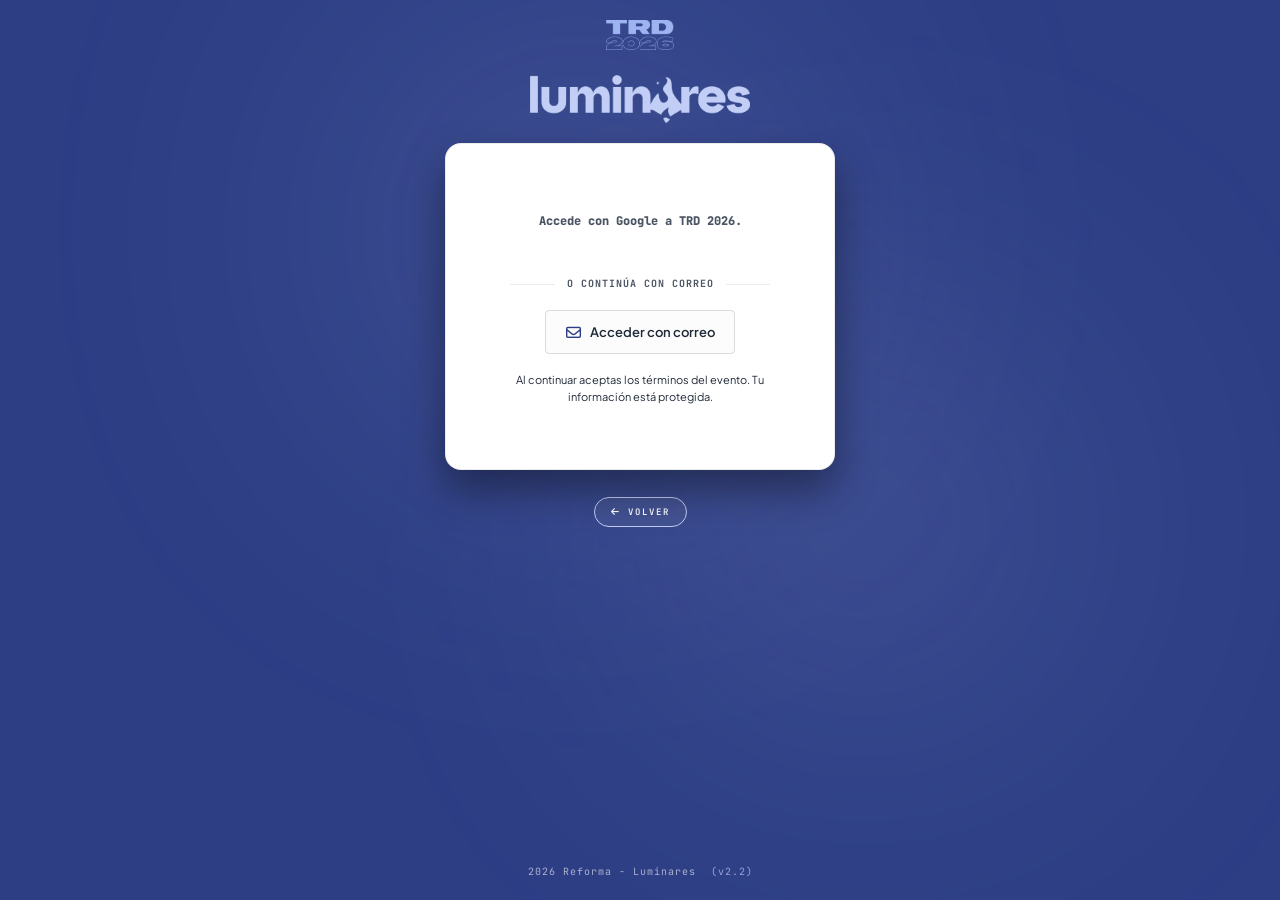
<file: trd26/index.html>
<!DOCTYPE html>
<html lang="es">

<head>
  <meta charset="UTF-8">
  <meta name="viewport" content="width=device-width, initial-scale=1.0">
  <title>Luminares TRD 2026 - Acceso</title>
  <meta name="description" content="Accede a tu portal de inscripción para TRD 2026 - Luminares">

  <link rel="preconnect" href="https://fonts.googleapis.com">
  <link rel="preconnect" href="https://fonts.gstatic.com" crossorigin>
  <link
    href="https://fonts.googleapis.com/css2?family=JetBrains+Mono:wght@300;400;600;800&family=Plus+Jakarta+Sans:wght@300;400;600;800&display=swap"
    rel="stylesheet">
  <link rel="stylesheet" href="https://cdnjs.cloudflare.com/ajax/libs/font-awesome/6.4.0/css/all.min.css">
  <link rel="stylesheet" href="style.css?v=3.5">

  <script src="https://accounts.google.com/gsi/client" onload="window.initializeGoogle && window.initializeGoogle()"
    async defer></script>

  <style>
    .auth-card {
      max-width: 390px;
      margin: 0 auto;
    }

    /* Panel interior del card */
    .auth-panel {
      padding: 28px 24px 24px;
    }

    /* Hero bienvenida */
    .auth-hero {
      text-align: center;
      margin-bottom: 28px;
    }

    .auth-hero .auth-icon {
      width: 52px;
      height: 52px;
      border-radius: 14px;
      background: #2d3e85;
      display: flex;
      align-items: center;
      justify-content: center;
      margin: 0 auto 16px;
      font-size: 22px;
      color: #ffffff;
      box-shadow: 0 6px 18px rgba(45, 62, 133, 0.3);
    }

    .auth-hero h2 {
      font-size: 19px;
      font-weight: 800;
      color: var(--text-main);
      margin-bottom: 6px;
      letter-spacing: -0.3px;
    }

    .auth-hero p {
      font-size: 12px;
      color: var(--text-muted);
      font-weight: 800;
      line-height: 1.5;
      font-family: 'JetBrains Mono';
    }

    /* Botón Google personalizado */
    .btn-google {
      width: 100%;
      display: flex;
      align-items: center;
      justify-content: center;
      gap: 10px;
      padding: 13px 16px;
      border: 1.5px solid var(--border-color);
      border-radius: 10px;
      background: #ffffff;
      color: #3c4043;
      font-family: 'Plus Jakarta Sans', sans-serif;
      font-size: 13px;
      font-weight: 600;
      cursor: pointer;
      transition: all 0.2s ease;
      box-shadow: 0 1px 4px rgba(0, 0, 0, 0.06);
    }

    .btn-google:hover {
      border-color: #dadce0;
      box-shadow: 0 2px 8px rgba(0, 0, 0, 0.1);
    }

    .btn-google img {
      width: 18px;
      height: 18px;
    }

    /* Divider */
    .auth-divider {
      display: flex;
      align-items: center;
      gap: 12px;
      margin: 18px 0;
    }

    .auth-divider::before,
    .auth-divider::after {
      content: '';
      flex: 1;
      height: 1px;
      background: var(--border-color);
    }

    .auth-divider span {
      font-size: 10px;
      font-family: 'JetBrains Mono', monospace;
      font-weight: 700;
      color: var(--text-muted);
      letter-spacing: 1px;
    }

    /* Botón acceso manual */

    .btn-email-access {
      width: 190px;
      display: flex;
      align-items: center;
      justify-content: center;
      gap: 9px;
      padding: 13px 16px;
      border: 1.5px solid rgb(218 220 224);
      border-radius: 4px;
      background: rgba(0, 0, 0, 0.01);
      color: var(--text-main);
      font-family: 'Plus Jakarta Sans', sans-serif;
      font-size: 13px;
      font-weight: 600;
      cursor: pointer;
      transition: all 0.2s ease;
      margin: auto;
    }

    .btn-email-access:hover {
      border-color: #2d3e85;
      color: #2d3e85;
      background: rgba(45, 62, 133, 0.06);
    }

    .btn-email-access i {
      font-size: 15px;
      color: #2d3e85;
    }

    /* Manual view */
    .auth-manual-header {
      display: flex;
      align-items: center;
      gap: 10px;
      margin-bottom: 22px;
    }

    .btn-icon-back {
      width: 34px;
      height: 34px;
      border: 1.5px solid var(--border-color);
      border-radius: 8px;
      background: none;
      display: flex;
      align-items: center;
      justify-content: center;
      cursor: pointer;
      color: var(--text-muted);
      transition: all 0.2s;
      flex-shrink: 0;
    }

    .btn-icon-back:hover {
      border-color: #2d3e85;
      color: #2d3e85;
    }

    .auth-manual-header-text h3 {
      font-size: 15px;
      font-weight: 800;
      color: var(--text-main);
      margin-bottom: 2px;
    }

    .auth-manual-header-text p {
      font-size: 11px;
      color: var(--text-muted);
      font-weight: 500;
    }

    /* Segmented tabs */
    .auth-tabs {
      display: flex;
      padding: 3px;
      background: rgba(0, 0, 0, 0.05);
      border-radius: 10px;
      margin-bottom: 22px;
      gap: 2px;
    }

    .auth-tab {
      flex: 1;
      padding: 9px 12px;
      border: none;
      border-radius: 8px;
      background: none;
      font-family: 'Plus Jakarta Sans', sans-serif;
      font-size: 12px;
      font-weight: 600;
      cursor: pointer;
      color: var(--text-muted);
      transition: all 0.2s ease;
    }

    .auth-tab.active {
      background: #ffffff;
      color: var(--text-main);
      box-shadow: 0 1px 6px rgba(0, 0, 0, 0.09);
    }

    .form-field {
      margin-bottom: 14px;
    }

    .form-field label {
      display: block;
      margin-bottom: 6px;
    }

    .auth-submit {
      width: 100%;
      margin-top: 6px;
    }

    .auth-footer-note {
      text-align: center;
      margin-top: 18px;
      font-size: 11px;
      color: var(--text-muted);
      line-height: 1.5;
    }
  </style>
</head>

<body>
  <div id="toast-container"></div>

  <div class="glowing-bg" aria-hidden="true">
    <div class="glow-orb glow-orb-1"></div>
    <div class="glow-orb glow-orb-2"></div>
  </div>

  <div class="container">
    <header class="event-header">
      <div class="logo-area">
        <img src="../assets/img/trd2026.png" alt="TRD 2026" style="max-height: 30px; width: auto; display: block; margin: 0 auto 10px auto;">
      </div>
      <img src="../assets/img/lns_long.png" alt="Luminares" class="main-logo">
    </header>

    <main class="registration-card auth-card">
      <div class="auth-panel">

        <!-- ========== VISTA INICIAL ========== -->
        <div id="initial-view">
          <div class="auth-hero">
            <p>Accede con Google a TRD 2026.</p>
          </div>

          <!-- Google Button Container (renderizado por SDK) -->
          <div id="google-btn-container" style="display:flex; justify-content:center; margin-bottom: 4px;"></div>

          <div class="auth-divider">
            <span>O CONTINÚA CON CORREO</span>
          </div>

          <button type="button" id="btn-manual-flow" class="btn-email-access">
            <i class="fa-regular fa-envelope"></i>
            Acceder con correo
          </button>

          <p class="auth-footer-note">Al continuar aceptas los términos del evento. Tu información está protegida.</p>
        </div>

        <!-- ========== VISTA MANUAL ========== -->
        <div id="manual-view" class="hidden">

          <!-- Header de navegación -->
          <div class="auth-manual-header">
            <button type="button" id="btn-back-initial" class="btn-icon-back" title="Volver">
              <i class="fa-solid fa-arrow-left" style="font-size:13px;"></i>
            </button>
            <div class="auth-manual-header-text">
              <h3>Acceso Manual</h3>
              <p>Usa tu correo electrónico para continuar</p>
            </div>
          </div>

          <!-- Segmented Tabs -->
          <div class="auth-tabs">
            <button type="button" class="auth-tab active" data-tab="login">Iniciar sesión</button>
            <button type="button" class="auth-tab" data-tab="register">Crear cuenta</button>
          </div>

          <!-- FORMULARIO: LOGIN -->
          <form id="form-login" novalidate>
            <div class="form-field">
              <label for="login-email">Correo electrónico</label>
              <input type="email" id="login-email" required placeholder="ejemplo@correo.com">
            </div>
            <div class="form-field">
              <label for="login-password">Contraseña</label>
              <input type="password" id="login-password" required placeholder="••••••••">
            </div>
            <button type="submit" class="submit-btn auth-submit" style="background: #2d3e85; color: #ffffff; font-weight: bold;">
              <span>Ingresar</span>
            </button>
          </form>

          <!-- FORMULARIO: REGISTRO -->
          <form id="form-register" class="hidden" novalidate>
            <div style="display:grid; grid-template-columns:1fr 1fr; gap:10px; margin-bottom:14px;">
              <div class="form-field" style="margin-bottom:0">
                <label for="reg-nombre">Nombre</label>
                <input type="text" id="reg-nombre" required placeholder="Juan">
              </div>
              <div class="form-field" style="margin-bottom:0">
                <label for="reg-apellido">Apellido</label>
                <input type="text" id="reg-apellido" required placeholder="Pérez">
              </div>
            </div>
            <div class="form-field">
              <label for="reg-email">Correo electrónico</label>
              <input type="email" id="reg-email" required placeholder="ejemplo@correo.com">
            </div>
            <div class="form-field">
              <label for="reg-password">Contraseña</label>
              <input type="password" id="reg-password" required placeholder="Mínimo 6 caracteres">
            </div>
            <div class="form-field">
              <label for="reg-confirm-password">Confirmar contraseña</label>
              <input type="password" id="reg-confirm-password" required placeholder="Repite tu contraseña">
            </div>
            <button type="submit" class="submit-btn auth-submit" style="background: #2d3e85; color: #ffffff; font-weight: bold;">
              <span>Crear cuenta</span>
            </button>
          </form>

        </div>
        <!-- fin manual-view -->

      </div>
    </main>

    <div style="text-align: center; margin-top: 30px; margin-bottom: 5px;">
      <a href="../" class="back-link"><i class="fa-solid fa-arrow-left"></i> VOLVER</a>
    </div>

    <footer class="main-footer">
      <p>2026 Reforma - Luminares <span
          style="font-size:10px; color:var(--text-muted); opacity:0.7; margin-left:8px;">(v2.2)</span></p>
    </footer>
  </div>

  <script src="index.js?v=3.5"></script>
</body>

</html>
</file>
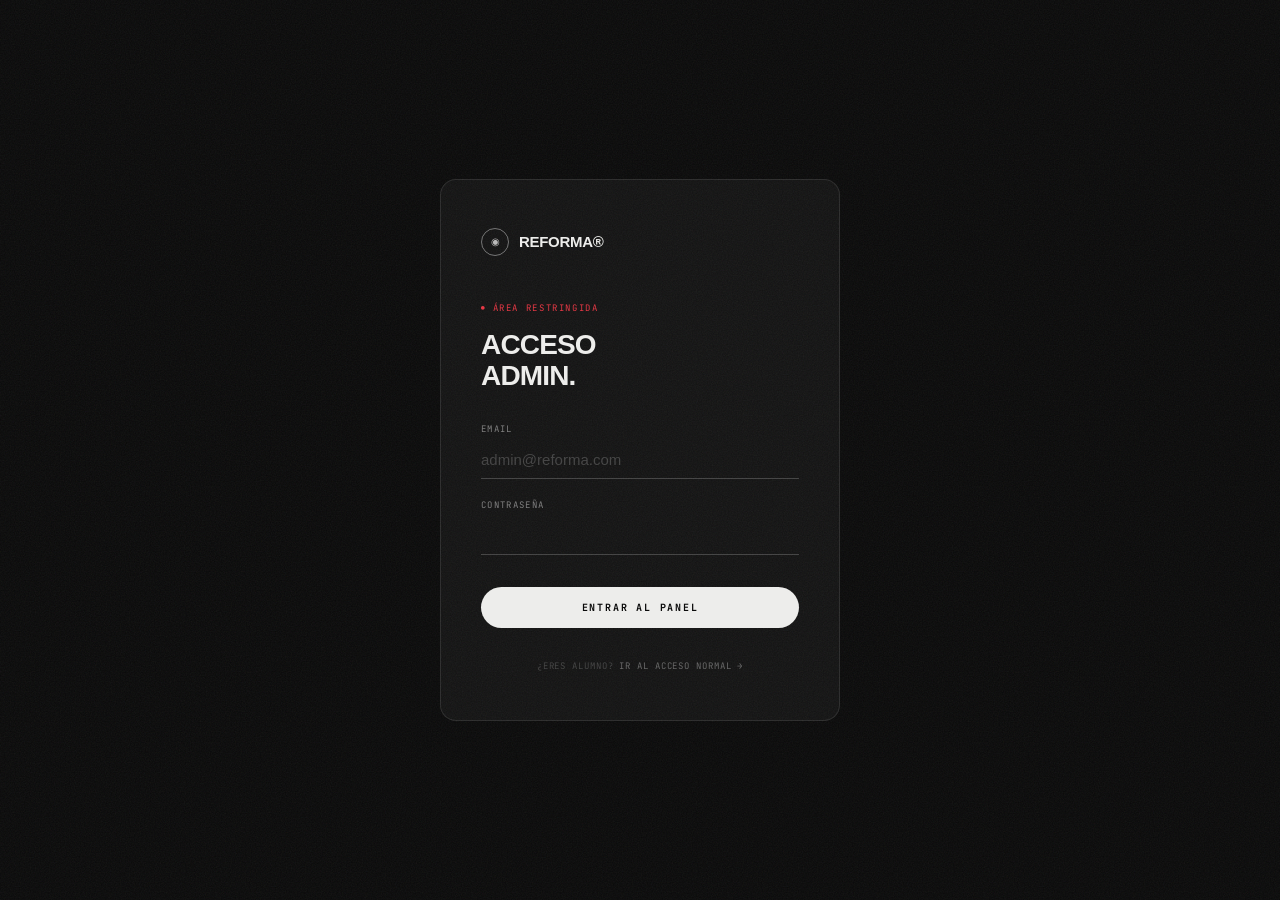
<file: admin-login.html>
<!DOCTYPE html>
<html lang="es">
<head>
  <meta charset="UTF-8" />
  <meta name="viewport" content="width=device-width, initial-scale=1.0" />
  <title>REFORMA® | Acceso Administrativo</title>
  <!-- No indexar por motores de búsqueda -->
  <meta name="robots" content="noindex, nofollow" />

  <link rel="preconnect" href="https://fonts.googleapis.com">
  <link href="https://fonts.googleapis.com/css2?family=JetBrains+Mono:wght@400;500;700&display=swap" rel="stylesheet">
  <link rel="icon" href="data:image/svg+xml,<svg xmlns='http://www.w3.org/2000/svg' viewBox='0 0 100 100'><text y='.9em' font-size='90'>◉</text></svg>" />
  <style>
    :root {
      --ink: #0A0A0A;
      --cream: #EDEDEB;
      --muted: #6B6B6B;
      --line: #D9D9D9;
      --accent: #E63946;
      --font-display: 'Helvetica Neue','Arial Black',sans-serif;
    }
    *, *::before, *::after { box-sizing: border-box; margin: 0; padding: 0; }
    html, body { height: 100%; }
    body {
      background: var(--ink);
      color: var(--cream);
      font-family: var(--font-display);
      display: flex;
      align-items: center;
      justify-content: center;
      min-height: 100dvh;
      padding: 24px;
    }

    /* GRAIN */
    .grain {
      position: fixed; top: -50%; left: -50%;
      width: 200%; height: 200%;
      z-index: 0; pointer-events: none; opacity: 0.07;
      background-image: url("data:image/svg+xml,%3Csvg viewBox='0 0 256 256' xmlns='http://www.w3.org/2000/svg'%3E%3Cfilter id='n'%3E%3CfeTurbulence type='fractalNoise' baseFrequency='0.8' numOctaves='3' stitchTiles='stitch'/%3E%3C/filter%3E%3Crect width='100%25' height='100%25' filter='url(%23n)'/%3E%3C/svg%3E");
      background-size: 256px;
      animation: grain-dance 0.4s steps(4) infinite;
    }
    @keyframes grain-dance {
      0%  { transform: translate(0,0); }
      25% { transform: translate(-2%,-2%); }
      50% { transform: translate(1%,-1%); }
      75% { transform: translate(-1%,2%); }
      100%{ transform: translate(0,0); }
    }

    /* CARD */
    .card {
      position: relative; z-index: 1;
      width: 100%; max-width: 400px;
      background: rgba(255,255,255,0.04);
      border: 1px solid rgba(255,255,255,0.1);
      border-radius: 16px;
      padding: 48px 40px;
    }

    /* LOGO */
    .logo {
      display: flex; align-items: center; gap: 10px;
      margin-bottom: 40px;
    }
    .logo-icon {
      width: 28px; height: 28px;
      border: 1.5px solid rgba(255,255,255,0.4);
      border-radius: 50%;
      display: grid; place-items: center;
      font-size: 10px; color: rgba(255,255,255,0.7);
    }
    .logo-text {
      font-weight: 900; font-size: 15px;
      letter-spacing: -0.02em; color: var(--cream);
    }

    /* BADGE */
    .badge {
      display: inline-flex; align-items: center; gap: 6px;
      font-family: 'JetBrains Mono', monospace;
      font-size: 9px; letter-spacing: .18em; text-transform: uppercase;
      color: var(--accent); margin-bottom: 16px;
    }
    .badge::before {
      content: '●'; font-size: 6px;
      animation: blink .8s step-end infinite;
    }
    @keyframes blink { 50% { opacity: 0; } }

    h1 {
      font-size: 28px; font-weight: 900;
      letter-spacing: -.03em; text-transform: uppercase;
      color: var(--cream); margin-bottom: 32px; line-height: 1.1;
    }

    /* FORM */
    .form-group {
      display: flex; flex-direction: column; gap: 6px;
      margin-bottom: 20px;
    }
    label {
      font-family: 'JetBrains Mono', monospace;
      font-size: 9px; letter-spacing: .15em; text-transform: uppercase;
      color: rgba(255,255,255,0.45);
    }
    input {
      background: transparent;
      border: none; border-bottom: 1px solid rgba(255,255,255,0.2);
      padding: 10px 0;
      color: var(--cream);
      font-family: var(--font-display);
      font-size: 15px;
      outline: none;
      transition: border-color .2s;
    }
    input:focus { border-color: rgba(255,255,255,0.6); }
    input::placeholder { color: rgba(255,255,255,0.2); }

    /* ERROR */
    .err-msg {
      font-family: 'JetBrains Mono', monospace;
      font-size: 9px; letter-spacing: .1em;
      color: var(--accent); margin-top: 4px;
      display: none;
    }
    .err-msg.visible { display: block; }

    /* BUTTON */
    .btn-submit {
      width: 100%; margin-top: 12px;
      background: var(--cream); color: var(--ink);
      border: none; border-radius: 9999px;
      padding: 14px 24px;
      font-family: 'JetBrains Mono', monospace;
      font-size: 10px; letter-spacing: .18em; text-transform: uppercase;
      font-weight: 700; cursor: pointer;
      transition: opacity .2s, background .2s;
    }
    .btn-submit:hover { opacity: .85; }
    .btn-submit:disabled { opacity: .5; cursor: not-allowed; }

    /* FOOTER NOTE */
    .footer-note {
      margin-top: 32px; text-align: center;
      font-family: 'JetBrains Mono', monospace;
      font-size: 9px; letter-spacing: .1em; text-transform: uppercase;
      color: rgba(255,255,255,0.2);
    }
    .footer-note a {
      color: rgba(255,255,255,0.35);
      text-decoration: none; transition: color .2s;
    }
    .footer-note a:hover { color: rgba(255,255,255,0.6); }

    /* LOADER overlay */
    #page-loader {
      position: fixed; inset: 0;
      background: var(--ink);
      z-index: 9999;
      display: flex; align-items: center; justify-content: center;
      flex-direction: column; gap: 16px;
      transition: opacity .4s, visibility .4s;
    }
    #page-loader.hidden { opacity: 0; visibility: hidden; }
    .spinner {
      width: 22px; height: 22px;
      border: 2px solid rgba(255,255,255,0.15);
      border-top-color: var(--cream);
      border-radius: 50%;
      animation: spin .8s linear infinite;
    }
    @keyframes spin { to { transform: rotate(360deg); } }
    .loader-txt {
      font-family: 'JetBrains Mono', monospace;
      font-size: 10px; letter-spacing: .18em;
      text-transform: uppercase; color: rgba(255,255,255,0.4);
      animation: blink .8s step-end infinite;
    }
  </style>
</head>
<body>

<div class="grain" aria-hidden="true"></div>

<!-- Loader inicial (verifica sesión existente) -->
<div id="page-loader">
  <div class="spinner"></div>
  <div class="loader-txt" id="loader-txt">Verificando acceso...</div>
</div>

<div class="card">
  <div class="logo">
    <div class="logo-icon">◉</div>
    <span class="logo-text">REFORMA®</span>
  </div>

  <div class="badge">Área restringida</div>
  <h1>Acceso<br>Admin.</h1>

  <form id="admin-form" novalidate>
    <div class="form-group">
      <label for="adm-email">Email</label>
      <input type="email" id="adm-email" placeholder="admin@reforma.com" autocomplete="username" required />
    </div>
    <div class="form-group">
      <label for="adm-pass">Contraseña</label>
      <input type="password" id="adm-pass" autocomplete="current-password" required />
    </div>
    <div class="err-msg" id="adm-err">Credenciales inválidas o sin permisos de administrador.</div>
    <button type="submit" class="btn-submit" id="adm-btn">ENTRAR AL PANEL</button>
  </form>

  <p class="footer-note">
    ¿Eres alumno? <a href="index.html#/login">Ir al acceso normal →</a>
  </p>
</div>

<script>
  const loader    = document.getElementById('page-loader');
  const loaderTxt = document.getElementById('loader-txt');
  const form      = document.getElementById('admin-form');
  const errMsg    = document.getElementById('adm-err');
  const btnSubmit = document.getElementById('adm-btn');

  // Al cargar: si ya hay sesión activa y es admin, redirigir directamente
  window.addEventListener('load', async () => {
    try {
      const res = await fetch('api/auth.php?action=session');
      const data = await res.json();
      if (data.session && data.session.user.rol === 'admin') {
        loaderTxt.textContent = 'Redirigiendo al panel...';
        window.location.href = 'admin.html';
        return;
      }
    } catch (e) {
      console.error(e);
    }
    loader.classList.add('hidden');
  });

  // Submit del formulario
  form.addEventListener('submit', async (e) => {
    e.preventDefault();
    errMsg.classList.remove('visible');
    btnSubmit.disabled = true;
    btnSubmit.textContent = 'VERIFICANDO...';

    const email    = document.getElementById('adm-email').value.trim();
    const password = document.getElementById('adm-pass').value;

    try {
      // 1. Iniciar sesión
      const res = await fetch('api/auth.php?action=login', {
        method: 'POST',
        headers: { 'Content-Type': 'application/json' },
        body: JSON.stringify({ email, password })
      });

      if (!res.ok) {
        showErr();
        return;
      }

      const data = await res.json();

      if (data.user && data.user.rol !== 'admin') {
        // No es admin — cerrar sesión y mostrar error
        await fetch('api/auth.php?action=logout');
        showErr();
        return;
      }

      // 3. Es admin → entrar al panel
      loaderTxt.textContent = 'Acceso concedido. Cargando panel...';
      loader.classList.remove('hidden');
      window.location.href = 'admin.html';

    } catch (err) {
      console.error(err);
      showErr();
    }
  });

  function showErr() {
    errMsg.classList.add('visible');
    btnSubmit.disabled = false;
    btnSubmit.textContent = 'ENTRAR AL PANEL';
    document.getElementById('adm-pass').value = '';
    document.getElementById('adm-pass').focus();
  }
</script>

</body>
</html>
</file>
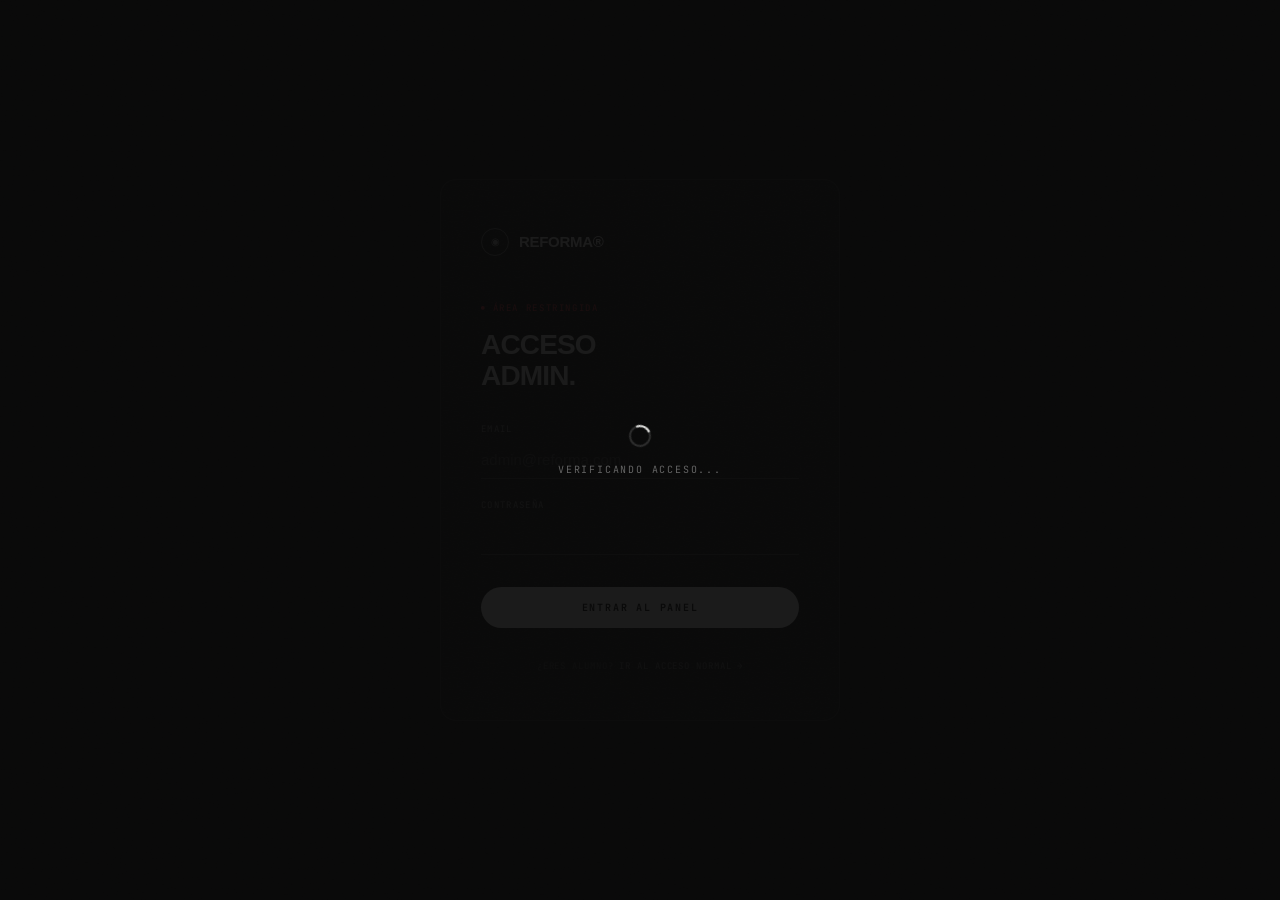
<file: admin.html>
<!DOCTYPE html>
<html lang="es">
<head>
  <meta charset="UTF-8" />
  <meta name="viewport" content="width=device-width, initial-scale=1.0, maximum-scale=5.0" />
  <title>REFORMA® | Panel Admin</title>

  <script src="assets/js/toast.js"></script>
  <link rel="preconnect" href="https://fonts.googleapis.com">
  <link rel="preconnect" href="https://fonts.gstatic.com" crossorigin>
  <link href="https://fonts.googleapis.com/css2?family=JetBrains+Mono:wght@400;500;700&display=swap" rel="stylesheet">
  <link rel="icon" href="data:image/svg+xml,<svg xmlns='http://www.w3.org/2000/svg' viewBox='0 0 100 100'><text y='.9em' font-size='90'>◉</text></svg>" />
  <link rel="stylesheet" href="assets/css/fontawesome.min.css">

  <link rel="stylesheet" href="assets/css/admin.css">
</head>
<body>
<div id="sidebar-overlay"></div>

<!-- ═══ LOADER ═══════════════════════════════════════════════════════ -->
<div id="global-loader">
  <div class="loader-spinner"></div>
  <div class="ml" id="loader-status">Verificando acceso...</div>
</div>

<div class="grain" aria-hidden="true"></div>

<!-- ═══ TOPBAR ═══════════════════════════════════════════════════════ -->
<header id="app-topbar">
  <div style="display:flex;align-items:center;gap:16px;">
    <svg id="btn-toggle" width="24" height="24" viewBox="0 0 24 24" fill="none" stroke="currentColor" stroke-width="2" style="cursor:pointer;color:var(--ink);">
      <line x1="3" y1="12" x2="21" y2="12"/><line x1="3" y1="6" x2="21" y2="6"/><line x1="3" y1="18" x2="21" y2="18"/>
    </svg>
    <div style="width:20px;height:20px;border:1.5px solid var(--ink);border-radius:50%;display:flex;align-items:center;justify-content:center;margin-left:8px;">
      <div style="width:6px;height:6px;background:var(--ink);border-radius:50%;"></div>
    </div>
    <span style="font-weight:900;font-size:16px;letter-spacing:-0.02em;">REFORMA</span>
  </div>
  <div style="display:flex;align-items:center;gap:12px;">
    <div style="display:flex; flex-direction:column; align-items:flex-end;">
      <div id="admin-name" style="color:var(--ink); font-size:12px; font-weight:700; line-height:1.2;"></div>
      <span style="color:var(--accent); font-size:9px; font-weight:900; letter-spacing:0.05em; line-height:1;">admin</span>
    </div>
    <div id="admin-initials" class="yt-avatar"
      style="cursor:pointer; width: 32px; height: 32px; background: var(--ink); color: var(--cream); border-radius: 50%; display: grid; place-items: center; font-family: 'JetBrains Mono', monospace; font-size: 12px;">...</div>
  </div>
</header>

<!-- ═══ SIDEBAR ══════════════════════════════════════════════════════ -->
<aside id="app-sidebar">
  <div class="sidebar-section">
    <div class="sidebar-title">General</div>
    <div class="nav-item active" id="nav-dashboard" onclick="navigate('dashboard')">
      <svg width="20" height="20" viewBox="0 0 24 24" fill="none" stroke="currentColor" stroke-width="2"><rect x="3" y="3" width="7" height="7"/><rect x="14" y="3" width="7" height="7"/><rect x="14" y="14" width="7" height="7"/><rect x="3" y="14" width="7" height="7"/></svg>
      <span>Dashboard</span>
    </div>
  </div>

  <div class="sidebar-section">
    <div class="sidebar-title">Contenido</div>
    <div class="nav-item" id="nav-cursos" onclick="navigate('cursos')">
      <svg width="20" height="20" viewBox="0 0 24 24" fill="none" stroke="currentColor" stroke-width="2"><path d="M4 19.5A2.5 2.5 0 0 1 6.5 17H20"/><path d="M6.5 2H20v20H6.5A2.5 2.5 0 0 1 4 19.5v-15A2.5 2.5 0 0 1 6.5 2z"/></svg>
      <span>Cursos</span>
      <span class="nav-badge" id="badge-cursos">0</span>
    </div>
    <div class="nav-item" id="nav-banners" onclick="navigate('banners')">
      <svg width="20" height="20" viewBox="0 0 24 24" fill="none" stroke="currentColor" stroke-width="2"><rect x="2" y="7" width="20" height="10" rx="2"/><path d="M16 7V5a2 2 0 0 0-4 0v2"/></svg>
      <span>Banners</span>
      <span class="nav-badge" id="badge-banners">0</span>
    </div>
    <div class="nav-item" id="nav-feed" onclick="navigate('feed')">
      <svg width="20" height="20" viewBox="0 0 24 24" fill="none" stroke="currentColor" stroke-width="2"><path d="M4 11a9 9 0 0 1 9 9"/><path d="M4 4a16 16 0 0 1 16 16"/><circle cx="5" cy="19" r="1"/></svg>
      <span>Novedades / Feed</span>
    </div>
    <div class="nav-item" id="nav-top-musica" onclick="navigate('top-musica')">
      <svg width="20" height="20" viewBox="0 0 24 24" fill="none" stroke="currentColor" stroke-width="2"><path d="M9 18V5l12-2v13"/><circle cx="6" cy="18" r="3"/><circle cx="18" cy="16" r="3"/></svg>
      <span>Top Música</span>
    </div>
    <div class="nav-item" id="nav-top-cuentas" onclick="navigate('top-cuentas')">
      <svg width="20" height="20" viewBox="0 0 24 24" fill="none" stroke="currentColor" stroke-width="2"><path d="M17 21v-2a4 4 0 0 0-4-4H5a4 4 0 0 0-4 4v2"/><circle cx="9" cy="7" r="4"/><path d="M23 21v-2a4 4 0 0 0-3-3.87"/><path d="M16 3.13a4 4 0 0 1 0 7.75"/></svg>
      <span>Top Cuentas</span>
    </div>
  </div>

  <div class="sidebar-section">
    <div class="sidebar-title">Usuarios</div>
    <div class="nav-item" id="nav-alumnos" onclick="navigate('alumnos')">
      <svg width="20" height="20" viewBox="0 0 24 24" fill="none" stroke="currentColor" stroke-width="2"><path d="M17 21v-2a4 4 0 0 0-4-4H5a4 4 0 0 0-4 4v2"/><circle cx="9" cy="7" r="4"/><path d="M23 21v-2a4 4 0 0 0-3-3.87"/><path d="M16 3.13a4 4 0 0 1 0 7.75"/></svg>
      <span>Alumnos</span>
      <span class="nav-badge" id="badge-alumnos">0</span>
    </div>
    <div class="nav-item" id="nav-inscripciones" onclick="navigate('inscripciones')">
      <svg width="20" height="20" viewBox="0 0 24 24" fill="none" stroke="currentColor" stroke-width="2"><path d="M16 21v-2a4 4 0 0 0-4-4H5a4 4 0 0 0-4 4v2"/><circle cx="8.5" cy="7" r="4"/><line x1="20" y1="8" x2="20" y2="14"/><line x1="23" y1="11" x2="17" y2="11"/></svg>
      <span>Inscripciones</span>
    </div>
  </div>

  <div class="sidebar-section">
    <div class="sidebar-title">Analítica</div>
    <div class="nav-item" id="nav-monitor" onclick="navigate('monitor')">
      <svg width="20" height="20" viewBox="0 0 24 24" fill="none" stroke="currentColor" stroke-width="2"><line x1="18" y1="20" x2="18" y2="10"/><line x1="12" y1="20" x2="12" y2="4"/><line x1="6" y1="20" x2="6" y2="14"/></svg>
      <span>Monitor</span>
    </div>
  </div>

  <div class="sidebar-section sidebar-bottom-switch">
    <div class="sidebar-title">Volver</div>
    <a class="nav-item" href="dashboard.html" title="Panel Alumnos">
      <svg width="20" height="20" viewBox="0 0 24 24" fill="none" stroke="currentColor" stroke-width="2"><path d="M17 21v-2a4 4 0 0 0-4-4H5a4 4 0 0 0-4 4v2"/><circle cx="9" cy="7" r="4"/></svg>
      <span>Panel Alumnos</span>
    </a>
    <div class="nav-item" title="Salir" onclick="handleLogout()" style="color: var(--accent);">
      <i class="fas fa-sign-out-alt" style="font-size: 18px; width: 20px; text-align: center; color: var(--accent);"></i>
      <span>Salir</span>
    </div>
  </div>
</aside>

<!-- ═══ PÁGINAS ═══════════════════════════════════════════════════════ -->
<main>

  <!-- ── DASHBOARD ────────────────────────────────────────────────── -->
  <section class="app-page active" id="page-dashboard">
    <div class="page-inner">
      <div class="page-header">
        <div>
          <div class="sid ml" style="margin-bottom:8px;">PANEL REFORMA</div>
          <h1>Dashboard</h1>
        </div>
        <button class="pill-dark" onclick="navigate('cursos');openModalCurso()">+ Nuevo Curso</button>
      </div>

      <div class="stats-grid" style="grid-template-columns:repeat(5,1fr);">
        <div class="stat-card">
          <div class="stat-value" id="stat-cursos">—</div>
          <div class="stat-label">Cursos Activos</div>
        </div>
        <div class="stat-card">
          <div class="stat-value" id="stat-alumnos">—</div>
          <div class="stat-label">Alumnos</div>
        </div>
        <div class="stat-card">
          <div class="stat-value" id="stat-inscripciones">—</div>
          <div class="stat-label">Inscripciones</div>
        </div>
        <div class="stat-card">
          <div class="stat-value" id="stat-lecciones">—</div>
          <div class="stat-label">Lecciones</div>
        </div>
        <div class="stat-card">
          <div class="stat-value" id="stat-completadas">—</div>
          <div class="stat-label">Clases Completadas</div>
          <div class="stat-delta up" id="stat-completadas-sub" style="display:none;"></div>
        </div>
      </div>

      <div style="display:grid;grid-template-columns:1fr 1fr;gap:24px;">
        <div class="card">
          <div class="card-header">
            <span class="card-title">Últimas inscripciones</span>
          </div>
          <div class="table-wrap">
            <table class="data-table">
              <thead><tr><th>Alumno</th><th>Curso</th><th>Fecha</th></tr></thead>
              <tbody id="recent-inscripciones">
                <tr><td colspan="3" style="text-align:center;padding:24px;"><span class="ml">Cargando...</span></td></tr>
              </tbody>
            </table>
          </div>
        </div>
        <div class="card">
          <div class="card-header">
            <span class="card-title">Cursos recientes</span>
          </div>
          <div id="recent-cursos" style="padding:0;">
          </div>
        </div>
      </div>
    </div>
  </section>

  <!-- ── CURSOS ────────────────────────────────────────────────────── -->
  <section class="app-page" id="page-cursos">
    <div class="page-inner">
      <div class="page-header">
        <div>
          <div class="sid ml" style="margin-bottom:8px;">CONTENIDO</div>
          <h1>Cursos</h1>
        </div>
        <button class="pill-dark" onclick="openModalCurso()">+ Nuevo Curso</button>
      </div>
      <div class="toolbar">
        <div class="search-box">
          <svg width="14" height="14" viewBox="0 0 24 24" fill="none" stroke="currentColor" stroke-width="2"><circle cx="11" cy="11" r="8"/><line x1="21" y1="21" x2="16.65" y2="16.65"/></svg>
          <input type="text" id="search-cursos" placeholder="Buscar curso..." oninput="filterCursos()">
        </div>
      </div>
      <div class="card">
        <div class="table-wrap">
          <table class="data-table">
            <thead>
              <tr>
                <th>Imagen</th>
                <th>Título</th>
                <th>Instructor</th>
                <th>Nivel</th>
                <th>Duración</th>
                <th>Categoría</th>
                <th>Estreno</th>
                <th>Acciones</th>
              </tr>
            </thead>
            <tbody id="table-cursos">
              <tr><td colspan="8" style="text-align:center;padding:40px;"><span class="ml">Cargando...</span></td></tr>
            </tbody>
          </table>
        </div>
      </div>
    </div>
  </section>



  <!-- ── ALUMNOS ───────────────────────────────────────────────────── -->
  <section class="app-page" id="page-alumnos">
    <div class="page-inner">
      <div class="page-header">
        <div>
          <div class="sid ml" style="margin-bottom:8px;">USUARIOS</div>
          <h1>Alumnos</h1>
        </div>
      </div>
      <div class="toolbar">
        <div class="search-box">
          <svg width="14" height="14" viewBox="0 0 24 24" fill="none" stroke="currentColor" stroke-width="2"><circle cx="11" cy="11" r="8"/><line x1="21" y1="21" x2="16.65" y2="16.65"/></svg>
          <input type="text" id="search-alumnos" placeholder="Buscar por nombre o email..." oninput="filterAlumnos()">
        </div>
      </div>
      <div class="card">
        <div class="table-wrap">
          <table class="data-table">
            <thead>
              <tr>
                <th>Nombre</th>
                <th>Email</th>
                <th>País</th>
                <th>Teléfono</th>
                <th>Rol</th>
                <th>Acciones</th>
              </tr>
            </thead>
            <tbody id="table-alumnos">
              <tr><td colspan="6" style="text-align:center;padding:40px;"><span class="ml">Cargando...</span></td></tr>
            </tbody>
          </table>
        </div>
      </div>
    </div>
  </section>

  <!-- ── INSCRIPCIONES ─────────────────────────────────────────────── -->
  <section class="app-page" id="page-inscripciones">
    <div class="page-inner">
      <div class="page-header">
        <div>
          <div class="sid ml" style="margin-bottom:8px;">USUARIOS</div>
          <h1>Inscripciones</h1>
        </div>
        <button class="pill-dark" onclick="openModalInscripcion()">+ Inscribir Alumno</button>
      </div>
      <div class="card">
        <div class="table-wrap">
          <table class="data-table">
            <thead>
              <tr>
                <th>Alumno</th>
                <th>Email</th>
                <th>Curso</th>
                <th>Fecha Compra</th>
                <th>Vence</th>
                <th>Acciones</th>
              </tr>
            </thead>
            <tbody id="table-inscripciones">
              <tr><td colspan="6" style="text-align:center;padding:40px;"><span class="ml">Cargando...</span></td></tr>
            </tbody>
          </table>
        </div>
      </div>
    </div>
  </section>

  <!-- ── MONITOR ───────────────────────────────────────────────────── -->
  <section class="app-page" id="page-monitor">
    <div class="page-inner">
      <div class="page-header">
        <div>
          <div class="sid ml" style="margin-bottom:8px;">ANALÍTICA</div>
          <h1>Monitor de Progreso</h1>
        </div>
        <button class="pill-outline" onclick="loadMonitor()">↺ Actualizar</button>
      </div>
      <div class="card">
        <div class="table-wrap">
          <table class="data-table">
            <thead>
              <tr>
                <th>Alumno</th>
                <th>Curso</th>
                <th>Progreso</th>
                <th>Lecciones</th>
              </tr>
            </thead>
            <tbody id="table-monitor">
              <tr><td colspan="4" style="text-align:center;padding:40px;"><span class="ml">Cargando...</span></td></tr>
            </tbody>
          </table>
        </div>
      </div>
    </div>
  </section>

  <!-- ── BANNERS ──────────────────────────────────────────────────────── -->
  <section class="app-page" id="page-banners">
    <div class="page-inner">
      <div class="page-header">
        <div>
          <div class="sid ml" style="margin-bottom:8px;">MARKETING</div>
          <h1>Banners Promocionales</h1>
        </div>
        <button class="pill-dark" onclick="openModalBanner()">+ Nuevo Banner</button>
      </div>
      <div class="card">
        <div class="table-wrap">
          <table class="data-table">
            <thead>
              <tr>
                <th>Banner</th>
                <th>Subtítulo</th>
                <th>Color</th>
                <th>Estado</th>
                <th>Acciones</th>
              </tr>
            </thead>
            <tbody id="table-banners">
              <tr><td colspan="5" style="text-align:center;padding:40px;"><span class="ml">Cargando...</span></td></tr>
            </tbody>
          </table>
        </div>
      </div>
    </div>
  </section>

  <!-- ── FEED DE NOVEDADES ────────────────────────────────────────────── -->
  <section class="app-page" id="page-feed">
    <div class="page-inner">
      <div class="page-header">
        <div>
          <div class="sid ml" style="margin-bottom:8px;">COMUNIDAD</div>
          <h1>Novedades / Feed</h1>
        </div>
      </div>

      <div class="split-grid">
        <!-- Formulario nueva publicación -->
        <div class="card">
          <div class="card-header">Nueva Publicación</div>
          <div class="card-body">
            <div class="form-grid">
              <div class="form-group full">
                <label>Tipo de publicación</label>
                <select id="feed-tipo" onchange="updateFeedForm()">
                  <option value="texto">Texto / Aviso</option>
                  <option value="social_embed">Embed Social (Instagram / TikTok / YouTube)</option>
                </select>
              </div>
              <div class="form-group full">
                <label>Título *</label>
                <input type="text" id="feed-titulo" placeholder="Ej: Nueva serie disponible">
              </div>
              <div class="form-group full">
                <label id="feed-contenido-label">Contenido / Texto del aviso</label>
                <textarea id="feed-contenido" rows="4" placeholder="Escribe el mensaje o pega el código iframe de Instagram, TikTok o YouTube..."></textarea>
              </div>
            </div>
            <div style="display:flex; justify-content:flex-end; margin-top:20px;">
              <button class="pill-dark success" onclick="publishFeedPost()">Publicar</button>
            </div>
          </div>
        </div>

        <!-- Lista de publicaciones -->
        <div class="card">
          <div class="card-header">Publicaciones Recientes</div>
          <div class="card-body" style="padding:0;">
            <div id="feed-posts-list" style="display:flex;flex-direction:column;gap:0;">
              <p class="ml" style="padding:24px;text-align:center;">Cargando...</p>
            </div>
          </div>
        </div>
      </div>
    </div>
  </section>

  <!-- ── TOP MÚSICA ───────────────────────────────────────────────────── -->
  <section class="app-page" id="page-top-musica">
    <div class="page-inner">
      <div class="page-header">
        <div>
          <div class="sid ml" style="margin-bottom:8px;">PLAYLIST</div>
          <h1>Top Música Semanal</h1>
        </div>
      </div>

      <div class="split-grid">
        <!-- Canción Activa / Formulario de cambio -->
        <div class="card">
          <div class="card-header">Sugerir Nueva Canción de la Semana</div>
          <div class="card-body">
            <!-- Canción activa actual -->
            <div id="config-cancion-actual" style="background:var(--cream);border:1px solid var(--line);border-radius:8px;padding:16px;margin-bottom:16px;display:none;">
              <p class="ml" style="margin:0 0 4px; font-size:8px;">Canción de la semana activa</p>
              <div style="font-size:14px;font-weight:900;" id="config-cancion-titulo">—</div>
              <div style="font-family:'JetBrains Mono',monospace;font-size:10px;color:var(--muted);" id="config-cancion-artista">—</div>
            </div>
            
            <div class="form-grid">
              <div class="form-group full">
                <label>Título de la canción *</label>
                <input type="text" id="config-song-titulo" placeholder="Ej: Echoes">
              </div>
              <div class="form-group full">
                <label>Artista *</label>
                <input type="text" id="config-song-artista" placeholder="Ej: Hillsong United">
              </div>
              <div class="form-group full">
                <label>Archivo MP3 (subir)</label>
                <input type="file" id="config-song-file" accept="audio/mp3,audio/mpeg" style="font-family:'JetBrains Mono',monospace;font-size:10px;">
              </div>
              <div class="form-group full">
                <label>— O — URL del MP3</label>
                <input type="url" id="config-song-url" placeholder="uploads/audios/cancion.mp3">
              </div>
            </div>
            <div style="display:flex; justify-content:flex-end; margin-top:20px;">
              <button class="pill-dark success" onclick="saveCancionSemana()">Agregar Canción</button>
            </div>
          </div>
        </div>

        <!-- Playlist Histórica (Canciones anteriores) -->
        <div class="card">
          <div class="card-header">Historial de Canciones (Playlist)</div>
          <div class="card-body" style="padding:0;">
            <div id="historical-songs-list" style="display:flex;flex-direction:column;gap:0;">
              <p class="ml" style="padding:24px;text-align:center;">Cargando playlist...</p>
            </div>
          </div>
        </div>
      </div>
    </div>
  </section>

  <!-- ── TOP CUENTAS ──────────────────────────────────────────────────── -->
  <section class="app-page" id="page-top-cuentas">
    <div class="page-inner">
      <div class="page-header">
        <div>
          <div class="sid ml" style="margin-bottom:8px;">RECOMENDADOS</div>
          <h1>Top Cuentas Recomendadas</h1>
        </div>
        <button class="pill-dark" onclick="addRedRow()">+ Añadir Cuenta</button>
      </div>

      <div class="card" style="max-width:800px; margin:0 auto;">
        <div class="card-header">Cuentas Recomendadas</div>
        <div class="card-body">
          <div id="redes-list" style="display:flex;flex-direction:column;gap:16px;margin-bottom:16px;"></div>
          <div style="display:flex; justify-content:flex-end;">
            <button class="pill-dark success" onclick="saveTopRedes()">Guardar Cambios</button>
          </div>
        </div>
      </div>
    </div>
  </section>

</main>

<!-- ═══ MODAL: BANNER ════════════════════════════════════════════════ -->
<div class="modal-overlay" id="modal-banner">
  <div class="modal">
    <div class="modal-header">
      <div class="modal-title" id="modal-banner-title">Nuevo Banner</div>
      <button class="modal-close" onclick="closeModal('modal-banner')">✕</button>
    </div>
    <input type="hidden" id="banner-edit-id">
    <div class="form-grid">
      <div class="form-group full">
        <label>Título del Banner *</label>
        <input type="text" id="banner-titulo" placeholder="Ej: ¡Nueva serie disponible ahora!" required oninput="updateBannerPreview()" onchange="updateBannerPreview()">
      </div>
      <div class="form-group full">
        <label>Subtítulo</label>
        <input type="text" id="banner-subtitulo" placeholder="Ej: IDENTIDAD EN CRISTO · NUEVA TEMPORADA" oninput="updateBannerPreview()" onchange="updateBannerPreview()">
      </div>
      <div class="form-group full">
        <label>URL de Imagen de Fondo (opcional)</label>
        <input type="url" id="banner-imagen-url" placeholder="https://...">
      </div>
      <div class="form-group">
        <label>URL del Botón (opcional)</label>
        <input type="url" id="banner-link-url" placeholder="https://..." oninput="updateBannerPreview()" onchange="updateBannerPreview()">
      </div>
      <div class="form-group">
        <label>Texto del Botón</label>
        <input type="text" id="banner-link-texto" placeholder="Ver más" oninput="updateBannerPreview()" onchange="updateBannerPreview()">
      </div>
      <div class="form-group">
        <label>Color de Fondo</label>
        <input type="color" id="banner-color-fondo" value="#E63946" style="height:40px;padding:4px;cursor:pointer;" oninput="updateBannerPreview()" onchange="updateBannerPreview()">
      </div>
      <div class="form-group">
        <label>Color de Texto</label>
        <input type="color" id="banner-color-texto" value="#FFFFFF" style="height:40px;padding:4px;cursor:pointer;" oninput="updateBannerPreview()" onchange="updateBannerPreview()">
      </div>
      <!-- Preview en tiempo real -->
      <div class="form-group full" id="banner-preview-wrap" style="margin-top:8px;">
        <label>Vista previa</label>
        <div id="banner-preview" style="border-radius:12px;padding:20px 28px;display:flex;align-items:center;gap:16px;background:#E63946;color:#fff;min-height:70px;">
          <div style="flex:1;">
            <div style="font-size:17px;font-weight:900;letter-spacing:-0.02em;" id="prev-titulo">Título del banner</div>
            <div style="font-family:'JetBrains Mono',monospace;font-size:9px;letter-spacing:.14em;text-transform:uppercase;opacity:.7;margin-top:4px;" id="prev-sub"></div>
          </div>
          <div id="prev-cta" style="display:none;background:rgba(0,0,0,0.25);border:1px solid rgba(255,255,255,.35);border-radius:9999px;padding:8px 18px;font-family:'JetBrains Mono',monospace;font-size:10px;letter-spacing:.16em;text-transform:uppercase;font-weight:700;">Ver más →</div>
        </div>
      </div>
    </div>
    <div class="modal-footer">
      <button class="pill-outline" onclick="closeModal('modal-banner')">Cancelar</button>
      <button class="pill-dark success" onclick="saveBanner()">Guardar Banner</button>
    </div>
  </div>
</div>

<!-- ═══ MODAL: CURSO ══════════════════════════════════════════════════ -->
<div class="modal-overlay" id="modal-curso">
  <div class="modal">
    <div class="modal-header">
      <div class="modal-title" id="modal-curso-title">Nuevo Curso</div>
      <button class="modal-close" onclick="closeModal('modal-curso')">✕</button>
    </div>
    <input type="hidden" id="curso-edit-id">
    <div class="form-grid">
      <div class="form-group full">
        <label>Título del Curso *</label>
        <input type="text" id="curso-titulo" placeholder="Ej: Identidad en Cristo" required>
      </div>
      <div class="form-group">
        <label>Instructor / Nombre</label>
        <input type="text" id="curso-instructor-nombre" placeholder="Ej: Daniel Giménez">
      </div>
      <div class="form-group">
        <label>Nivel</label>
        <select id="curso-nivel">
          <option value="Todos los niveles">Todos los niveles</option>
          <option value="Básico">Básico</option>
          <option value="Intermedio">Intermedio</option>
          <option value="Avanzado">Avanzado</option>
        </select>
      </div>
      <div class="form-group">
        <label>Duración Total</label>
        <input type="text" id="curso-duracion-total" placeholder="Ej: 4.5 horas · 12 lecciones">
      </div>
      <div class="form-group">
        <label>Categoría</label>
        <select id="curso-categoria">
          <option value="">— Selecciona —</option>
          <option value="identidad">Identidad</option>
          <option value="liderazgo">Liderazgo / Gobierno</option>
        </select>
      </div>
      <div class="form-group">
        <label>Tipo de Acceso</label>
        <select id="curso-tipo-acceso">
          <option value="pago">Pago</option>
          <option value="gratis">Gratis</option>
          <option value="bonus">Bonus</option>
        </select>
      </div>
      <div class="form-group">
        <label>Precio (dejar en 0 si es gratis)</label>
        <input type="number" id="curso-precio" min="0" step="0.01" placeholder="Ej: 9.99" value="0">
      </div>
      <div class="form-group full">
        <label>URL Miniatura</label>
        <input type="url" id="curso-miniatura" placeholder="https://...">
      </div>
      <div class="form-group full">
        <label>Descripción</label>
        <textarea id="curso-descripcion" rows="3" placeholder="Descripción breve del curso..."></textarea>
      </div>
      <div class="form-group full">
        <div class="check-row">
          <input type="checkbox" id="curso-estreno">
          <label for="curso-estreno">Marcar como ESTRENO (aparece destacado en el hero banner)</label>
        </div>
      </div>

      <!-- MATERIALES DESCARGABLES -->
      <div class="form-group full" style="border-top:1px solid var(--line);padding-top:18px;margin-top:4px;">
        <label style="display:flex;align-items:center;justify-content:space-between;">
          <span>Materiales Descargables</span>
          <button type="button" onclick="addMaterialRow()" style="font-family:'JetBrains Mono',monospace;font-size:9px;letter-spacing:.12em;text-transform:uppercase;background:transparent;border:1px solid var(--line);border-radius:999px;padding:5px 12px;cursor:pointer;color:var(--ink);">+ Añadir</button>
        </label>
        <div id="materiales-list" style="display:flex;flex-direction:column;gap:8px;margin-top:10px;">
          <!-- filas dinámicas -->
        </div>
        <p style="font-family:'JetBrains Mono',monospace;font-size:9px;color:var(--muted);margin-top:8px;">Pega el enlace de Google Drive, Dropbox, Notion o cualquier URL de descarga directa.</p>
      </div>
    </div>
    <div class="modal-footer">
      <button class="pill-outline" onclick="closeModal('modal-curso')">Cancelar</button>
      <button class="pill-dark" onclick="saveCurso()">Guardar Curso</button>
    </div>
  </div>
</div>

<!-- ═══ MODAL: LECCIÓN ════════════════════════════════════════════════ -->
<div class="modal-overlay" id="modal-leccion">
  <div class="modal">
    <div class="modal-header">
      <div class="modal-title" id="modal-leccion-title">Nueva Lección</div>
      <button class="modal-close" onclick="closeModal('modal-leccion')">✕</button>
    </div>
    <input type="hidden" id="leccion-edit-id">
    <div class="form-grid">
      <div class="form-group full">
        <label>Curso *</label>
        <select id="leccion-curso-id" onchange="onLeccionCursoChange()">
          <option value="">— Selecciona un curso —</option>
        </select>
      </div>
      <div class="form-group full">
        <label>Título de la Lección *</label>
        <input type="text" id="leccion-titulo" placeholder="Ej: Introducción al Evangelio">
      </div>
      <div class="form-group full">
        <label>URL del Video (YouTube completa o embed) *</label>
        <input type="url" id="leccion-video-url" onchange="autoFetchYoutubeMetadata()" placeholder="Ej: https://www.youtube.com/watch?v=dQw4w9WgXcQ">
        <span style="font-family:'JetBrains Mono',monospace;font-size:9px;color:var(--muted);margin-top:4px;">Acepta youtube.com/watch?v=, youtu.be/ o cualquier URL de video</span>
      </div>
      <div class="form-group">
        <label>Sección del curso</label>
        <input type="text" id="leccion-seccion" placeholder="Ej: Sección 1 — Introducción">
      </div>
      <div class="form-group">
        <label>Duración (minutos)</label>
        <input type="number" id="leccion-duracion-min" min="0" placeholder="Ej: 15">
      </div>
      <div class="form-group">
        <label>Orden en el curso</label>
        <input type="number" id="leccion-orden" min="1" placeholder="Ej: 1">
      </div>
      <div class="form-group">
        <label>URL del PDF (opcional)</label>
        <input type="url" id="leccion-pdf-url" placeholder="https://...">
      </div>
      <div class="form-group">
        <label>URL de la Miniatura (se autollena)</label>
        <input type="url" id="leccion-miniatura-url" placeholder="https://img.youtube.com/vi/...">
      </div>
      <div class="form-group full" style="border-top:1px solid var(--line);padding-top:18px;margin-top:4px;">
        <label style="font-weight:700;">Audio de la Lección (Micro de Audio)</label>
        <div style="display:flex;flex-direction:column;gap:10px;margin-top:8px;">
          <input type="file" id="leccion-audio-file" accept="audio/*" style="font-family:'JetBrains Mono',monospace;font-size:10px;">
          <span class="ml" style="text-align:center;">— O —</span>
          <input type="url" id="leccion-audio-url" placeholder="URL externa del audio (MP3)">
        </div>
        <p style="font-family:'JetBrains Mono',monospace;font-size:9px;color:var(--muted);margin-top:8px;">Sube un MP3 o pega la URL del audio. El archivo subido tiene preferencia.</p>
      </div>
      <div class="form-group full">
        <label>Descripción / Notas</label>
        <textarea id="leccion-descripcion" rows="3" placeholder="Descripción o notas de la lección..."></textarea>
      </div>
    </div>
    <div class="modal-footer" style="justify-content:space-between; align-items:center;">
      <button class="pill-dark danger" id="btn-delete-leccion-modal" onclick="deleteLeccionFromModal()" style="background:var(--accent); display:none;">Eliminar Clase</button>
      <div style="display:flex; gap:12px; margin-left:auto;">
        <button class="pill-outline" onclick="closeModal('modal-leccion')">Cancelar</button>
        <button class="pill-dark" onclick="saveLeccion()">Guardar Lección</button>
      </div>
    </div>
  </div>
</div>

<!-- ═══ MODAL: INSCRIPCIÓN ════════════════════════════════════════════ -->
<div class="modal-overlay" id="modal-inscripcion">
  <div class="modal" style="max-width:440px;">
    <div class="modal-header">
      <div class="modal-title">Inscribir Alumno</div>
      <button class="modal-close" onclick="closeModal('modal-inscripcion')">✕</button>
    </div>
    <div class="form-grid" style="grid-template-columns:1fr;">
      <div class="form-group">
        <label>Email del Alumno *</label>
        <input type="email" id="inscripcion-email" placeholder="alumno@email.com">
      </div>
      <div class="form-group">
        <label>Curso *</label>
        <select id="inscripcion-curso-id">
          <option value="">— Selecciona un curso —</option>
        </select>
      </div>
      <div class="form-group">
        <label>Fecha de Expiración (opcional)</label>
        <input type="date" id="inscripcion-expiracion">
      </div>
    </div>
    <div class="modal-footer">
      <button class="pill-outline" onclick="closeModal('modal-inscripcion')">Cancelar</button>
      <button class="pill-dark" onclick="saveInscripcion()">Inscribir</button>
    </div>
  </div>
</div>

<!-- ═══ MODAL: ALUMNO ════════════════════════════════════════════════ -->
<div class="modal-overlay" id="modal-alumno">
  <div class="modal" style="max-width:600px;">
    <div class="modal-header">
      <div class="modal-title">Detalles del Alumno</div>
      <button class="modal-close" onclick="closeModal('modal-alumno')">✕</button>
    </div>
    <input type="hidden" id="alumno-edit-id">
    <div class="form-grid">
      <div class="form-group">
        <label>Nombre *</label>
        <input type="text" id="alumno-nombre" required>
      </div>
      <div class="form-group">
        <label>Apellido *</label>
        <input type="text" id="alumno-apellido" required>
      </div>
      <div class="form-group">
        <label>Email *</label>
        <input type="email" id="alumno-email" required>
      </div>
      <div class="form-group">
        <label>Rol</label>
        <select id="alumno-rol">
          <option value="alumno">Alumno</option>
          <option value="admin">Administrador</option>
        </select>
      </div>
      <div class="form-group">
        <label>Cédula / ID</label>
        <input type="text" id="alumno-cedula">
      </div>
      <div class="form-group">
        <label>WhatsApp / Teléfono</label>
        <input type="tel" id="alumno-telefono">
      </div>
      <div class="form-group">
        <label>País</label>
        <input type="text" id="alumno-pais">
      </div>
      <div class="form-group">
        <label>Ciudad</label>
        <input type="text" id="alumno-ciudad">
      </div>
      <div class="form-group">
        <label>Ocupación</label>
        <input type="text" id="alumno-ocupacion">
      </div>
      <div class="form-group">
        <label>Nivel de Estudios</label>
        <input type="text" id="alumno-estudios">
      </div>
      <div class="form-group full">
        <label>Motivación</label>
        <textarea id="alumno-motivacion" rows="3" placeholder="Motivación del alumno..."></textarea>
      </div>
    </div>
    <div class="modal-footer" style="justify-content:space-between; align-items:center;">
      <button class="pill-dark danger" onclick="resetPasswordFromModal()" style="background:var(--accent);">🔑 Reset Pass</button>
      <div style="display:flex; gap:12px;">
        <button class="pill-outline" onclick="closeModal('modal-alumno')">Cancelar</button>
        <button class="pill-dark" onclick="saveAlumno()">Guardar Cambios</button>
      </div>
    </div>
  </div>
</div>

<!-- ═══ CONFIRM MODAL ═════════════════════════════════════════════════ -->
<div class="modal-overlay" id="modal-confirm">
  <div class="modal" style="max-width:380px;text-align:center;">
    <div style="font-size:32px;margin-bottom:12px;">⚠️</div>
    <div class="modal-title" style="margin-bottom:8px;">Confirmar acción</div>
    <p id="confirm-msg" style="font-family:'JetBrains Mono',monospace;font-size:10px;color:var(--muted);margin-bottom:0;"></p>
    <div class="modal-footer" style="justify-content:center;">
      <button class="pill-outline" onclick="closeModal('modal-confirm')">Cancelar</button>
      <button class="pill-dark" id="confirm-btn">Confirmar</button>
    </div>
  </div>
</div>

<div id="toast-root"></div>

<!-- ═══ SCRIPT ════════════════════════════════════════════════════════ -->
<script src="assets/js/admin.js"></script>


</body>
</html>
</file>
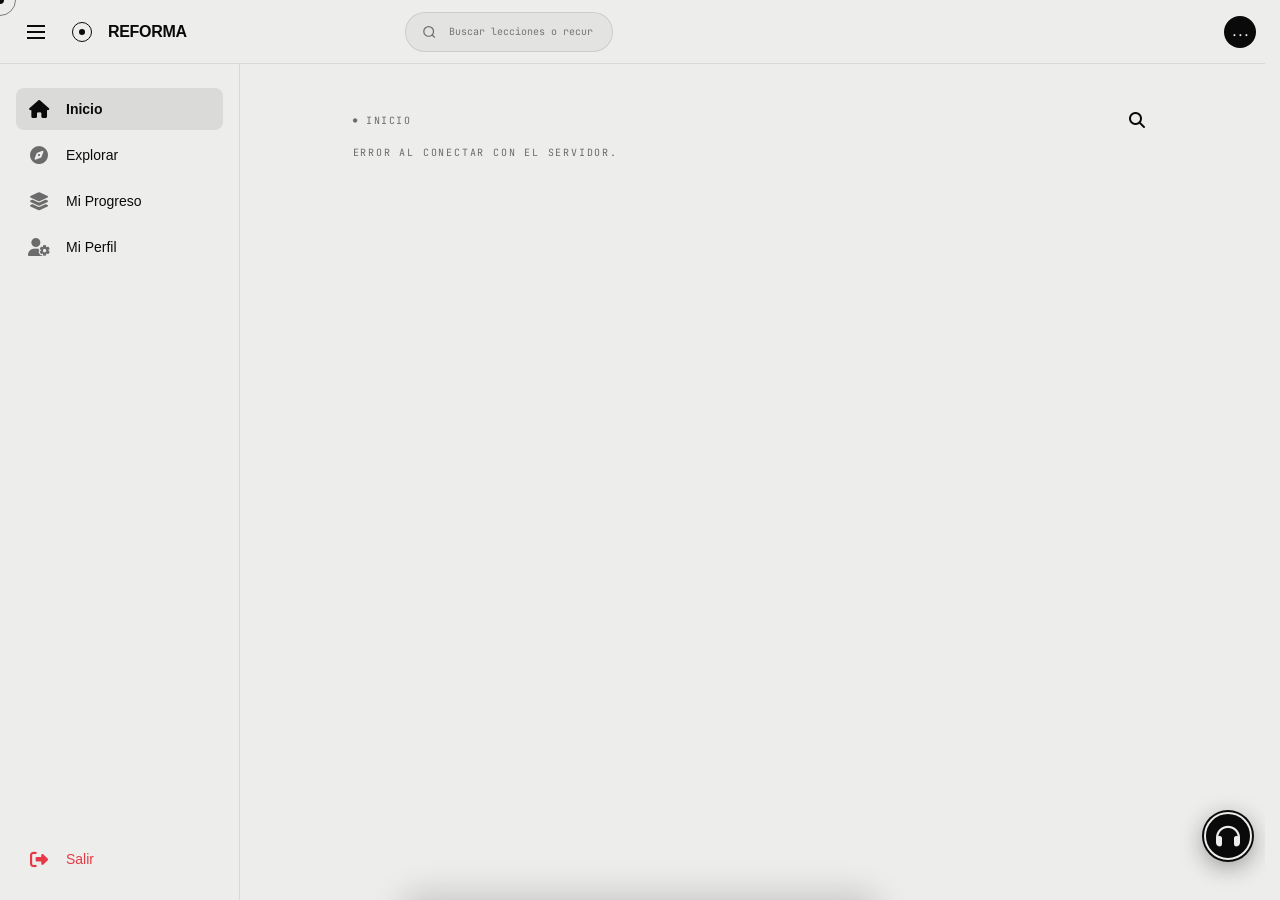
<file: dashboard.html>
<!DOCTYPE html>
<html lang="es">

<head>
  <meta charset="UTF-8" />
  <meta name="viewport" content="width=device-width, initial-scale=1.0, maximum-scale=1.0, user-scalable=no" />
  <title>REFORMA® | Panel de Alumnos</title>


  <script src="assets/js/toast.js?v=2.0"></script>

  <link rel="preconnect" href="https://fonts.googleapis.com">
  <link rel="preconnect" href="https://fonts.gstatic.com" crossorigin>
  <link href="https://fonts.googleapis.com/css2?family=JetBrains+Mono:wght@400;500;700&display=swap" rel="stylesheet">
  <link rel="icon"
    href="data:image/svg+xml,<svg xmlns='http://www.w3.org/2000/svg' viewBox='0 0 100 100'><text y='.9em' font-size='90'>&#9673;</text></svg>" />
  <link rel="stylesheet" href="assets/css/fontawesome.min.css">
  <link rel="stylesheet" href="assets/css/dashboard.css?v=2.9">
  <style>
    /* ═════════════════════════════════════════════════
       MICRO-REPRODUCTOR PERSISTENTE (Micros de Audio)
    ═══════════════════════════════════════════════════ */
    #micros-audio-player {
      position: fixed;
      bottom: 0;
      left: 240px;
      right: 0;
      height: 64px;
      background: var(--cream);
      border-top: 1px solid var(--line);
      z-index: 80;
      display: none;
      align-items: center;
      justify-content: space-between;
      padding: 0 24px;
      transition: left 0.3s cubic-bezier(0.4, 0, 0.2, 1);
    }

    body.sidebar-collapsed #micros-audio-player {
      left: 76px;
    }

    @media (max-width: 768px) {
      #micros-audio-player {
        left: 0 !important;
        padding: 0 16px;
        height: 72px;
      }
    }

    .audio-player-info {
      display: flex;
      flex-direction: column;
      gap: 2px;
      max-width: 40%;
    }

    .audio-player-title {
      font-size: 12px;
      font-weight: 800;
      white-space: nowrap;
      overflow: hidden;
      text-overflow: ellipsis;
      color: var(--ink);
    }

    .audio-player-subtitle {
      font-family: 'JetBrains Mono', monospace;
      font-size: 8px;
      color: var(--muted);
      text-transform: uppercase;
    }

    .audio-player-controls {
      display: flex;
      align-items: center;
      gap: 16px;
    }

    .audio-control-btn {
      background: transparent;
      border: none;
      color: var(--ink);
      cursor: pointer;
      font-size: 16px;
      width: 32px;
      height: 32px;
      display: grid;
      place-items: center;
      border-radius: 50%;
      transition: background 0.2s;
    }

    .audio-control-btn:hover {
      background: rgba(0, 0, 0, 0.05);
    }

    .audio-player-progress-container {
      flex: 1;
      max-width: 40%;
      display: flex;
      align-items: center;
      gap: 12px;
    }

    .audio-player-time {
      font-family: 'JetBrains Mono', monospace;
      font-size: 9px;
      color: var(--muted);
    }

    .audio-player-slider-wrap {
      flex: 1;
      height: 4px;
      background: var(--line);
      border-radius: 2px;
      position: relative;
      cursor: pointer;
    }

    .audio-player-slider-fill {
      height: 100%;
      background: var(--ink);
      border-radius: 2px;
      width: 0%;
    }
  </style>
</head>

<body>

  <div id="cursor">
    <div id="cursor-dot"></div>
    <div id="cursor-ring"></div>
  </div>

  <!-- Overlay para drawer mobile -->
  <div id="sidebar-overlay"></div>

  <!-- Modal de bienvenida / Completar registro -->
  <div id="welcome-modal" class="welcome-modal-backdrop" style="display: none;">
    <div class="welcome-modal-content">
      <div class="welcome-modal-header">
        <div class="sid ml" style="margin-bottom:10px;">REGISTRO OBLIGATORIO</div>
        <h2>¡TE DAMOS LA BIENVENIDA!</h2>
        <p>Por favor completa tu perfil para acceder a la plataforma.</p>
        <div class="progress-bar-wrapper" style="margin-top: 16px;">
          <div class="progress-bar" id="modal-profile-progress"
            style="background: rgba(0,0,0,0.1); border-radius: 99px; height: 6px; overflow: hidden; position: relative;">
            <div class="progress-fill"
              style="width:0%; height: 100%; background: var(--accent); transition: width 0.3s;"></div>
          </div>
          <span class="progress-text" id="modal-progress-text"
            style="font-family:'JetBrains Mono',monospace; font-size: 9px; color: var(--muted); margin-top: 4px; display: block; text-transform: uppercase;">0%
            COMPLETADO</span>
        </div>
      </div>
      <form id="modal-form-perfil" class="profile-form" novalidate style="margin-top: 24px;">
        <div class="form-section" style="background: transparent; border: none; padding: 0; margin-bottom: 20px;">
          <h3 class="form-section-title" style="font-size: 11px; margin-bottom: 12px;"><i
              class="fas fa-user-circle"></i> Datos Personales</h3>
          <div class="form-row">
            <div class="form-group">
              <label for="m-perfil-nombre"><i class="fas fa-user"></i> Nombre <span class="req"
                  style="color:var(--accent);">*</span></label>
              <input type="text" id="m-perfil-nombre" placeholder="Tu nombre" required />
              <span class="form-error" id="err-m-perfil-nombre"
                style="color:var(--accent); font-size:10px; display:block; margin-top:4px;"></span>
            </div>
            <div class="form-group">
              <label for="m-perfil-apellido"><i class="fas fa-user"></i> Apellido <span class="req"
                  style="color:var(--accent);">*</span></label>
              <input type="text" id="m-perfil-apellido" placeholder="Tu apellido" required />
              <span class="form-error" id="err-m-perfil-apellido"
                style="color:var(--accent); font-size:10px; display:block; margin-top:4px;"></span>
            </div>
          </div>
          <div class="form-row">
            <div class="form-group">
              <label for="m-perfil-cedula"><i class="fas fa-id-card"></i> Cédula / ID <span class="req"
                  style="color:var(--accent);">*</span></label>
              <input type="text" id="m-perfil-cedula" placeholder="Ej: V-12345678" required />
              <span class="form-error" id="err-m-perfil-cedula"
                style="color:var(--accent); font-size:10px; display:block; margin-top:4px;"></span>
            </div>
            <div class="form-group">
              <label for="m-perfil-fecha"><i class="fas fa-calendar-alt"></i> Fecha de Nacimiento <span class="req"
                  style="color:var(--accent);">*</span></label>
              <input type="date" id="m-perfil-fecha" required />
              <span class="form-error" id="err-m-perfil-fecha"
                style="color:var(--accent); font-size:10px; display:block; margin-top:4px;"></span>
            </div>
          </div>
        </div>
        <div class="form-section" style="background: transparent; border: none; padding: 0; margin-bottom: 20px;">
          <h3 class="form-section-title" style="font-size: 11px; margin-bottom: 12px;"><i
              class="fas fa-address-book"></i> Contacto</h3>
          <div class="form-group">
            <label for="m-perfil-whatsapp"><i class="fab fa-whatsapp"></i> WhatsApp <span class="req"
                style="color:var(--accent);">*</span></label>
            <input type="tel" id="m-perfil-whatsapp" placeholder="Ej: +58 412 1234567" required />
            <span class="form-error" id="err-m-perfil-whatsapp"
              style="color:var(--accent); font-size:10px; display:block; margin-top:4px;"></span>
          </div>
        </div>
        <div class="form-section" style="background: transparent; border: none; padding: 0; margin-bottom: 20px;">
          <h3 class="form-section-title" style="font-size: 11px; margin-bottom: 12px;"><i
              class="fas fa-map-marker-alt"></i> Ubicación</h3>
          <div class="form-row">
            <div class="form-group">
              <label for="m-perfil-pais"><i class="fas fa-globe"></i> País <span class="req"
                  style="color:var(--accent);">*</span></label>
              <select id="m-perfil-pais" required
                style="background: transparent; border: none; border-bottom: 1px solid var(--line); width: 100%; color: var(--ink);">
                <option value="" style="background: var(--cream); color: var(--ink);">Selecciona un país</option>
                <option value="VE" style="background: var(--cream); color: var(--ink);">Venezuela</option>
                <option value="CO" style="background: var(--cream); color: var(--ink);">Colombia</option>
                <option value="MX" style="background: var(--cream); color: var(--ink);">México</option>
                <option value="AR" style="background: var(--cream); color: var(--ink);">Argentina</option>
                <option value="PE" style="background: var(--cream); color: var(--ink);">Perú</option>
                <option value="CL" style="background: var(--cream); color: var(--ink);">Chile</option>
                <option value="EC" style="background: var(--cream); color: var(--ink);">Ecuador</option>
                <option value="US" style="background: var(--cream); color: var(--ink);">Estados Unidos</option>
                <option value="ES" style="background: var(--cream); color: var(--ink);">España</option>
                <option value="OTHER" style="background: var(--cream); color: var(--ink);">Otro</option>
              </select>
              <span class="form-error" id="err-m-perfil-pais"
                style="color:var(--accent); font-size:10px; display:block; margin-top:4px;"></span>
            </div>
            <div class="form-group">
              <label for="m-perfil-ciudad"><i class="fas fa-city"></i> Ciudad <span class="req"
                  style="color:var(--accent);">*</span></label>
              <input type="text" id="m-perfil-ciudad" placeholder="Tu ciudad" required />
              <span class="form-error" id="err-m-perfil-ciudad"
                style="color:var(--accent); font-size:10px; display:block; margin-top:4px;"></span>
            </div>
          </div>
        </div>
        <div class="form-section" style="background: transparent; border: none; padding: 0; margin-bottom: 20px;">
          <h3 class="form-section-title" style="font-size: 11px; margin-bottom: 12px;"><i
              class="fas fa-info-circle"></i> Información Adicional</h3>
          <div class="form-row">
            <div class="form-group">
              <label for="m-perfil-nivel"><i class="fas fa-graduation-cap"></i> Nivel de Estudios</label>
              <select id="m-perfil-nivel"
                style="background: transparent; border: none; border-bottom: 1px solid var(--line); width: 100%; color: var(--ink);">
                <option value="" style="background: var(--cream); color: var(--ink);">Selecciona</option>
                <option value="bachiller" style="background: var(--cream); color: var(--ink);">Bachiller</option>
                <option value="universitario" style="background: var(--cream); color: var(--ink);">Universitario
                </option>
                <option value="profesional" style="background: var(--cream); color: var(--ink);">Profesional</option>
                <option value="postgrado" style="background: var(--cream); color: var(--ink);">Postgrado</option>
              </select>
            </div>
            <div class="form-group">
              <label for="m-perfil-ocupacion"><i class="fas fa-briefcase"></i> Ocupación</label>
              <input type="text" id="m-perfil-ocupacion" placeholder="Tu ocupación actual" />
            </div>
          </div>
          <div class="form-group" style="margin-top: 12px;">
            <label for="m-perfil-motivacion"><i class="fas fa-heart"></i> ¿Por qué quieres tomar este curso?</label>
            <textarea id="m-perfil-motivacion" rows="2" placeholder="Cuéntanos tu motivaciÃ³n..."></textarea>
          </div>
        </div>
        <div style="display: flex; gap: 12px; margin-top: 24px;">
          <button type="button" class="pill-outline" onclick="handleLogout()" style="flex: 1;">SALIR</button>
          <button type="submit" class="pill-dark" id="btn-m-guardar-perfil"
            style="flex: 2; background: var(--accent); color: white;">GUARDAR Y ENTRAR</button>
        </div>
      </form>
    </div>
  </div>

  <div id="global-loader">
    <div class="loader-spinner"></div>
    <div class="ml" id="loader-status">Verificando Credenciales...</div>
  </div>

  <div class="grain" aria-hidden="true"></div>

  <!-- ═ ═ ═ ═ ═ ═ ═ ═ ═ ═ ═ ═ ═ ═ ═  TOPBAR ═ ═ ═ ═ ═ ═ ═ ═ ═ ═ ═ ═ ═ ═ ═ ═ ═ ═ ═ ═ ═ ═ ═  -->
  <header id="app-topbar">
    <div style="display:flex; align-items:center; gap: 16px;">
      <svg id="btn-toggle-sidebar" width="24" height="24" viewBox="0 0 24 24" fill="none" stroke="currentColor"
        stroke-width="2" style="cursor:pointer; color:var(--ink);">
        <line x1="3" y1="12" x2="21" y2="12"></line>
        <line x1="3" y1="6" x2="21" y2="6"></line>
        <line x1="3" y1="18" x2="21" y2="18"></line>
      </svg>
      <div
        style="width:20px;height:20px;border:1.5px solid var(--ink);border-radius:50%;display:flex;align-items:center;justify-content:center;margin-left:8px;">
        <div style="width:6px;height:6px;background:var(--ink);border-radius:50%;"></div>
      </div>
      <span style="font-weight: 900; font-size: 16px; letter-spacing: -0.02em;">REFORMA</span>
    </div>

    <div style="flex: 1; max-width: 600px; margin: 0 24px;" class="hide-mobile">
      <div
        style="display: flex; align-items: center; background: rgba(0,0,0,0.04); border: 1px solid rgba(0,0,0,0.1); border-radius: 999px; padding: 0 16px; height: 40px;">
        <svg width="16" height="16" viewBox="0 0 24 24" fill="none" stroke="currentColor" stroke-width="2"
          style="color:var(--muted);">
          <circle cx="11" cy="11" r="8"></circle>
          <line x1="21" y1="21" x2="16.65" y2="16.65"></line>
        </svg>
        <input type="text" id="global-search" placeholder="Buscar lecciones o recursos..."
          style="border:none; background:transparent; outline:none; width:100%; padding-left:12px; font-family:'JetBrains Mono',monospace; font-size:10px; color:var(--ink);">
      </div>
    </div>

    <div style="display:flex; align-items:center; gap: 16px;">
      <div id="user-initials" class="yt-avatar"
        style="cursor:pointer; width: 32px; height: 32px; background: var(--ink); color: var(--cream); border-radius: 50%; display: grid; place-items: center; font-family: 'JetBrains Mono', monospace; font-size: 12px;"
        onclick="window.location.hash='#/ajustes'">...</div>
    </div>
  </header>

  <!-- ═ ═ ═ ═ ═ ═ ═ ═ ═ ═ ═ ═ ═ ═ ═  SIDEBAR ═ ═ ═ ═ ═ ═ ═ ═ ═ ═ ═ ═ ═ ═ ═ ═ ═ ═ ═ ═ ═ ═ ═  -->
  <aside id="app-sidebar">
    <div class="sidebar-section">
      <div class="nav-item-app active" title="Inicio" onclick="window.location.hash='#/inicio'" id="nav-btn-inicio">
        <i class="fas fa-home" style="font-size: 18px; width: 22px; text-align: center;"></i>
        <span>Inicio</span>
      </div>
      <div class="nav-item-app" title="Explorar" onclick="window.location.hash='#/cursos'" id="nav-btn-cursos">
        <i class="fas fa-compass" style="font-size: 18px; width: 22px; text-align: center;"></i>
        <span>Explorar</span>
      </div>
      <div class="nav-item-app" title="Mi Progreso" onclick="window.location.hash='#/biblioteca'"
        id="nav-btn-biblioteca">
        <i class="fas fa-layer-group" style="font-size: 18px; width: 22px; text-align: center;"></i>
        <span>Mi Progreso</span>
      </div>
      <div class="nav-item-app" title="Mi Perfil" onclick="window.location.hash='#/ajustes'" id="nav-btn-ajustes">
        <i class="fas fa-user-cog" style="font-size: 18px; width: 22px; text-align: center;"></i>
        <span>Mi Perfil</span>
      </div>
    </div>

    <div class="sidebar-bottom-switch" style="display: flex; flex-direction: column; gap: 8px;">
      <div id="sidebar-admin-section" style="display:none; flex-direction: column; gap: 4px;">
        <div class="sidebar-title" style="margin-bottom: 4px;">Administración</div>
        <a class="nav-item-app" href="admin.html" title="Panel Admin">
          <i class="fas fa-user-shield" style="font-size: 18px; width: 22px; text-align: center;"></i>
          <span>Panel Admin</span>
        </a>
      </div>
      <div class="sidebar-section">
        <div class="nav-item-app" title="Salir" onclick="handleLogout()" style="color: var(--accent);">
          <i class="fas fa-sign-out-alt" style="font-size: 18px; width: 22px; text-align: center; color: var(--accent);"></i>
          <span>Salir</span>
        </div>
      </div>
    </div>
  </aside>

  <!-- ═ ═ ═ ═ ═ ═ ═ ═ ═ ═ ═ ═ ═ ═ ═  CONTENIDO PRINCIPAL ═ ═ ═ ═ ═ ═ ═ ═ ═ ═ ═ ═ ═ ═ ═ ═ ═ ═ ═ ═ ═ ═ ═  -->
  <main id="app-main">

    <!-- INICIO (NOVEDADES Y WIDGETS) -->
    <section class="page app-page" id="page-inicio">
      <div class="yt-feed">
        <div class="inicio-layout">
          <div style="display:flex; align-items:center; justify-content:space-between; margin-bottom: 10px;">
            <div class="sid ml">INICIO</div>
            <div class="search-container" id="inicio-search-container">
              <input type="text" id="inicio-search-input" placeholder="Buscar..." class="search-input"
                oninput="filterPageContent('inicio', this.value)">
              <button class="search-btn" onclick="togglePageSearch('inicio')">
                <i class="fas fa-search"></i>
              </button>
            </div>
          </div>
          <div id="feed-timeline-container">
            <p class="ml" style="text-align:center; padding: 40px;">Cargando feed...</p>
          </div>
        </div>
      </div>
    </section>

    <!-- EXPLORAR (CATÁLOGO) -->
    <section class="page app-page" id="page-cursos">
      <div class="yt-feed">

        <!-- HEADER -->
        <div style="display:flex; align-items:center; justify-content:space-between; margin-bottom: 10px;">
          <div>
            <div class="sid ml">EXPLORAR</div>
          </div>
          <!-- SEARCH BOX -->
          <div class="search-container" id="cursos-search-container">
            <input type="text" id="cursos-search-input" placeholder="Buscar..." class="search-input"
              oninput="filterPageContent('cursos', this.value)">
            <button class="search-btn" onclick="togglePageSearch('cursos')">
              <i class="fas fa-search"></i>
            </button>
          </div>
        </div>

        <!-- PROMO BANNER (anuncio editable desde admin) -->
        <div id="promo-banner-wrap"></div>

        <!-- HERO BANNER (estreno destacado) -->
        <div id="hero-banner-wrap"></div>



        <!-- FILTER PILLS -->
        <div class="category-filters" id="explore-filters">
          <button class="cat-pill active" data-filter="todos">Todos</button>
          <button class="cat-pill" data-filter="top-cursos">Top Cursos</button>
          <button class="cat-pill" data-filter="gratis">Gratis</button>
          <button class="cat-pill" data-filter="identidad">Identidad</button>
          <button class="cat-pill" data-filter="liderazgo">Gobierno</button>
        </div>

        <div id="nuevos-banner"><span class="dot"></span>ESTRENOS — CONTENIDO RECIÉN PUBLICADO</div>

        <div class="yt-grid" id="catalog-grid">
          <p class="ml" style="grid-column: 1/-1; text-align:center; padding: 40px;">Cargando catálogo...</p>
        </div>
      </div>
    </section>

    <!-- MIS ENTRENAMIENTOS -->
    <!-- MI BIBLIOTECA -->
    <section class="page app-page" id="page-biblioteca">
      <div class="yt-feed">
        <div style="display:flex; align-items:center; justify-content:space-between; margin-bottom: 10px;">
          <div class="sid ml">MI BIBLIOTECA</div>
          <div class="search-container" id="biblioteca-search-container">
            <input type="text" id="biblioteca-search-input" placeholder="Buscar..." class="search-input"
              oninput="filterPageContent('biblioteca', this.value)">
            <button class="search-btn" onclick="togglePageSearch('biblioteca')">
              <i class="fas fa-search"></i>
            </button>
          </div>
        </div>

        <!-- SUBCATEGORY FILTER PILLS FOR BIBLIOTECA -->
        <div class="category-filters" id="biblioteca-tabs" style="margin-bottom: 10px;">
          <button class="cat-pill active" onclick="switchBiblioTab('cursos')">Mis Cursos</button>
          <button class="cat-pill" onclick="switchBiblioTab('descargables')">Mis Descargables</button>
          <button class="cat-pill" onclick="switchBiblioTab('bonus')">Mis Bonus</button>
        </div>

        <!-- GRIDS FOR BIBLIOTECA -->
        <div id="biblio-tab-cursos" class="biblio-tab-content">
          <div class="yt-grid" id="biblioteca-grid">
            <p class="ml" style="grid-column: 1/-1; text-align:center; padding: 40px;">Cargando tus cursos...</p>
          </div>
        </div>

        <div id="biblio-tab-descargables" class="biblio-tab-content" style="display:none;">
          <div class="pdf-grid" id="descargables-grid">
            <p class="ml" style="grid-column: 1/-1; text-align:center; padding: 40px;">Cargando tus guías y descargas...
            </p>
          </div>
        </div>

        <div id="biblio-tab-bonus" class="biblio-tab-content" style="display:none;">
          <div class="yt-grid" id="bonus-grid">
            <p class="ml" style="grid-column: 1/-1; text-align:center; padding: 40px;">Cargando tus bonus...</p>
          </div>
        </div>
      </div>
    </section>

    <!-- TOPS (TOP SEMANAL) -->
    <section class="page app-page" id="page-tops">
      <div class="yt-feed">
        <div style="display:flex; align-items:center; justify-content:space-between; margin-bottom: 10px;">
          <div class="sid ml">TOP SEMANAL</div>
          <div class="search-container" id="tops-search-container">
            <input type="text" id="tops-search-input" placeholder="Buscar..." class="search-input"
              oninput="filterPageContent('tops', this.value)">
            <button class="search-btn" onclick="togglePageSearch('tops')">
              <i class="fas fa-search"></i>
            </button>
          </div>
        </div>

        <!-- SUBCATEGORY FILTER PILLS FOR TOP SEMANAL -->
        <div class="category-filters" id="tops-tabs" style="margin-bottom: 15px;">
          <button class="cat-pill active" onclick="switchTopsTab('musica')">Música</button>
          <button class="cat-pill" onclick="switchTopsTab('cuentas')">Cuentas</button>
        </div>

        <!-- TOP MÚSICA: REPRODUCTOR + PLAYLIST -->
        <div id="tops-tab-musica" class="tops-tab-content">
          <div style="max-width: 560px; margin: 0 auto; display: flex; flex-direction: column; gap: 0;">

            <!-- PLAYER CARD (COMPACTO) -->
            <div style="background: var(--ink); border-radius: 16px 16px 0 0; padding: 16px 20px; display: flex; flex-direction: column; gap: 12px;">
              <!-- Fila superior: Info + Botón de play -->
              <div style="display: flex; align-items: center; justify-content: space-between; gap: 16px;">
                <div style="text-align: left; min-width: 0; flex: 1;">
                  <h2 id="top-music-song-title" style="font-size: 14px; font-weight: 900; margin: 0 0 2px; color: var(--cream); white-space: nowrap; overflow: hidden; text-overflow: ellipsis;">Ninguna canción</h2>
                  <p id="top-music-song-artist" style="font-family: 'JetBrains Mono', monospace; font-size: 9px; color: rgba(255,255,255,0.45); margin: 0; text-transform: uppercase; letter-spacing: 0.08em; white-space: nowrap; overflow: hidden; text-overflow: ellipsis;">—</p>
                </div>
                <button id="top-music-play-btn" style="width: 36px; height: 36px; background: var(--cream); border: none; border-radius: 50%; cursor: pointer; display: flex; align-items: center; justify-content: center; transition: opacity 0.15s; flex-shrink: 0; padding: 0 0 0 3px;" onmouseover="this.style.opacity='0.85'" onmouseout="this.style.opacity='1'">
                  <i class="fas fa-play" id="top-music-play-icon" style="font-size: 12px; color: var(--ink);"></i>
                </button>
              </div>

              <!-- Fila inferior: Barra de progreso -->
              <div style="display: flex; align-items: center; gap: 10px;">
                <span id="top-music-time-current" style="font-family: 'JetBrains Mono', monospace; font-size: 8px; color: rgba(255,255,255,0.4); min-width: 24px; text-align: left;">0:00</span>
                <div id="top-music-slider-wrap" style="flex: 1; height: 3px; background: rgba(255,255,255,0.15); border-radius: 2px; cursor: pointer; position: relative;">
                  <div id="top-music-slider-fill" style="width: 0%; height: 100%; background: var(--cream); border-radius: 2px; transition: width 0.1s;"></div>
                </div>
                <span id="top-music-time-duration" style="font-family: 'JetBrains Mono', monospace; font-size: 8px; color: rgba(255,255,255,0.4); min-width: 24px; text-align: right;">0:00</span>
              </div>
            </div>

            <!-- PLAYLIST -->
            <div style="border: 1px solid var(--line); border-top: none; border-radius: 0 0 16px 16px; overflow: hidden;">
              <div id="top-music-playlist">
                <p class="ml" style="text-align: center; padding: 24px; font-size: 11px; color: var(--muted);">Cargando playlist...</p>
              </div>
            </div>

          </div>
        </div>

        <div id="tops-tab-cuentas" class="tops-tab-content" style="display:none;">
          <div class="social-accounts-list" id="top-cuentas-list"
            style="max-width: 600px; margin: 0 auto; display: flex; flex-direction: column; gap: 16px;">
            <p class="ml" style="text-align:center; padding: 40px;">Cargando cuentas recomendadas...</p>
          </div>
        </div>
      </div>
    </section>

    <!-- VISOR DE CLASES -->
    <section class="page app-page" id="page-visor">
      <div class="yt-watch">
        <div class="yt-watch-main">
          <div class="yt-player-wrap">
            <div class="yt-player">
              <iframe id="main-video" src="" frameborder="0" allowfullscreen></iframe>
              <div id="audio-placeholder"
                style="display:none; width:100%; height:100%; background:var(--ink); color:var(--cream); flex-direction:column; align-items:center; justify-content:center; gap:16px;">
                <i class="fas fa-volume-up" style="font-size:48px; color:var(--accent);"></i>
                <span class="ml" style="letter-spacing:0.1em; color:var(--cream);">Reproduciendo Lección de
                  Audio</span>
              </div>
            </div>
            <h1 class="yt-title" id="current-video-title">Seleccionando lección...</h1>
            <div class="yt-action-bar">
              <button class="pill-outline" id="btn-pdf-download">↓ MATERIAL PDF</button>
              <button class="pill-dark" id="btn-completar">✓ MARCAR COMO COMPLETADO</button>
            </div>
            <div class="yt-desc-box" id="current-video-desc">...</div>
          </div>
        </div>
        <div class="yt-watch-sidebar">
          <!-- USER STATS CARD -->
          <div class="user-stats-card" id="visor-user-card">
            <div class="user-stats-banner">
              <div class="user-stats-avatar" id="visor-avatar">?</div>
            </div>
            <div class="user-stats-body">
              <div class="user-stats-name" id="visor-user-name">—</div>
              <div class="user-stats-email" id="visor-user-email">—</div>
              <div class="user-stats-grid">
                <div class="stat-box">
                  <div class="stat-box-value" id="stat-completadas">0</div>
                  <div class="stat-box-label">Clases</div>
                </div>
                <div class="stat-box">
                  <div class="stat-box-value" id="stat-cursos">0</div>
                  <div class="stat-box-label">Cursos</div>
                </div>
                <div class="stat-box">
                  <div class="stat-box-value" id="stat-pct">0%</div>
                  <div class="stat-box-label">Avance</div>
                </div>
              </div>
            </div>
          </div>

          <!-- PLAYLIST HEADER -->
          <div class="yt-playlist-header">
            <h3 id="playlist-name" style="font-size:15px;font-weight:800;margin-bottom:6px;">Contenido</h3>
            <p class="ml" id="progress-text" style="font-size:9px;">Cargando progreso...</p>
            <div style="height: 4px; background: var(--line); margin-top: 10px; border-radius:2px; overflow:hidden;">
              <div id="progress-bar"
                style="width: 0%; background: var(--accent); height: 100%; transition: width 0.4s; border-radius:2px;">
              </div>
            </div>
          </div>

          <button id="playlist-toggle" onclick="togglePlaylist()" style="display:none;">
            <span>VER LECCIONES DEL CURSO</span>
            <svg width="16" height="16" viewBox="0 0 24 24" fill="none" stroke="currentColor" stroke-width="2">
              <polyline points="6 9 12 15 18 9" />
            </svg>
          </button>
          <div id="playlist-container-wrap">
            <div class="yt-playlist-list" id="playlist-container"></div>
          </div>
        </div>
      </div>
    </section>

    <!-- AJUSTES DE PERFIL -->
    <section class="page app-page" id="page-ajustes">
      <div class="yt-feed">
        <div class="profile-container" style="padding-top: 0;">
          <div style="display:flex; align-items:center; justify-content:space-between; margin-bottom: 10px;">
            <div class="sid ml">MI PERFIL</div>
            <div class="search-container" id="ajustes-search-container">
              <input type="text" id="ajustes-search-input" placeholder="Buscar..." class="search-input"
                oninput="filterPageContent('ajustes', this.value)">
              <button class="search-btn" onclick="togglePageSearch('ajustes')">
                <i class="fas fa-search"></i>
              </button>
            </div>
          </div>
          <div class="category-pills" style="margin-bottom: 24px; display: flex; gap: 8px;">
            <button class="cat-pill active" id="ajustes-tab-datos-btn" onclick="switchAjustesTab('datos')">Mis Datos</button>
            <button class="cat-pill" id="ajustes-tab-cuenta-btn" onclick="switchAjustesTab('cuenta')">Seguridad</button>
          </div>

          <!-- TAB: MIS DATOS -->
          <div id="ajustes-tab-datos" class="ajustes-tab-content">
            <form id="profile-form">
              <div class="form-section">
                <!-- Datos Básicos -->
                <h3 class="form-section-title">Datos Básicos</h3>
                <div class="form-row">
                  <div class="form-group"><label>Nombre</label><input type="text" name="nombre" required /></div>
                  <div class="form-group"><label>Apellido</label><input type="text" name="apellido" required /></div>
                </div>
                <div class="form-row">
                  <div class="form-group"><label>Email (Solo lectura)</label><input type="email" id="display-email"
                      disabled style="opacity:.5;" /></div>
                  <div class="form-group"><label>Cédula / ID</label><input type="text" name="cedula" required /></div>
                </div>
                <div class="form-row">
                  <div class="form-group"><label>Fecha de Nacimiento</label><input type="date" name="fecha_nacimiento"
                      required /></div>
                  <div class="form-group"><label>WhatsApp</label><input type="tel" name="telefono" required /></div>
                </div>

                <!-- Ubicación -->
                <h3 class="form-section-title" style="margin-top:28px;">Ubicación</h3>
                <div class="form-row">
                  <div class="form-group">
                    <label>País</label>
                    <select name="pais" required
                      style="background:transparent;border:none;border-bottom:1px solid var(--line);width:100%;color:var(--ink);padding:9px 0;">
                      <option value="VE">Venezuela</option>
                      <option value="CO">Colombia</option>
                      <option value="MX">México</option>
                      <option value="AR">Argentina</option>
                      <option value="PE">Perú</option>
                      <option value="CL">Chile</option>
                      <option value="EC">Ecuador</option>
                      <option value="US">Estados Unidos</option>
                      <option value="ES">España</option>
                      <option value="OTHER">Otro</option>
                    </select>
                  </div>
                  <div class="form-group"><label>Ciudad</label><input type="text" name="ciudad" required /></div>
                </div>

                <!-- Información Adicional -->
                <h3 class="form-section-title" style="margin-top:28px;">Información Adicional</h3>
                <div class="form-row">
                  <div class="form-group">
                    <label>Nivel de Estudios</label>
                    <select name="nivel_estudios"
                      style="background:transparent;border:none;border-bottom:1px solid var(--line);width:100%;color:var(--ink);padding:9px 0;">
                      <option value="">Selecciona</option>
                      <option value="bachiller">Bachiller</option>
                      <option value="universitario">Universitario</option>
                      <option value="profesional">Profesional</option>
                      <option value="postgrado">Postgrado</option>
                    </select>
                  </div>
                  <div class="form-group"><label>Ocupación</label><input type="text" name="ocupacion" /></div>
                </div>
                <div class="form-group" style="margin-top:16px; margin-bottom:24px;">
                  <label>¿Por qué quieres tomar este curso?</label>
                  <textarea name="motivacion" rows="3"
                    style="width:100%; background:transparent; border:none; border-bottom:1px solid var(--line); color:var(--ink); outline:none; resize:vertical;"></textarea>
                </div>

                <button type="submit" class="pill-dark" style="width:100%;">GUARDAR CAMBIOS</button>
              </div>
            </form>
          </div>

          <!-- TAB: SEGURIDAD -->
          <div id="ajustes-tab-cuenta" class="ajustes-tab-content" style="display:none;">
            <!-- Cambiar contraseña -->
            <div class="form-section" style="padding-top:12px;">
              <h3 class="form-section-title">Cambiar Contraseña</h3>
              <form id="form-cambiar-pass" style="display:flex;flex-direction:column;gap:16px;">
                <div class="form-row">
                  <div class="form-group">
                    <label>Nueva contraseña</label>
                    <input type="password" id="cp-nueva" placeholder="Mínimo 6 caracteres" autocomplete="new-password" />
                    <span id="err-cp-nueva" style="color:#E63946;font-size:11px;margin-top:4px;display:block;"></span>
                  </div>
                  <div class="form-group">
                    <label>Confirmar contraseña</label>
                    <input type="password" id="cp-confirmar" autocomplete="new-password" />
                    <span id="err-cp-confirmar" style="color:#E63946;font-size:11px;margin-top:4px;display:block;"></span>
                  </div>
                </div>
                <button type="submit" class="pill-dark" style="width:100%;" id="btn-cambiar-pass">CAMBIAR
                  CONTRASEÑA</button>
              </form>
            </div>

            <!-- Acceso Administrador (Opcional) -->
            <div id="admin-access-section" style="margin-top:32px; border-top:1px solid var(--line); padding-top:28px; display:none;">
              <h3 class="form-section-title">Administración</h3>
              <a href="admin.html" class="pill-outline" style="width:100%; display:inline-flex; text-decoration:none; justify-content:center; align-items:center; gap:8px; border:1px solid var(--line); border-radius:999px; padding:12px; font-family:'JetBrains Mono',monospace; font-size:10px; letter-spacing:.18em; text-transform:uppercase; color:var(--ink);">
                <i class="fas fa-cog"></i> IR AL PANEL DE ADMINISTRACIÓN
              </a>
            </div>

            <!-- Cerrar Sesión -->
            <div style="margin-top:32px; border-top:1px solid var(--line); padding-top:28px;">
              <button onclick="handleLogout()" class="pill-dark danger" style="width:100%; background:var(--accent); color:#fff; border:none; border-radius:999px; padding:12px; font-family:'JetBrains Mono',monospace; font-size:10px; letter-spacing:.18em; text-transform:uppercase; cursor:pointer;">
                CERRAR SESIÓN
              </button>
            </div>
          </div>
        </div>
      </div>
    </section>

  </main>

  <script src="assets/js/dashboard.js?v=2.9"></script>


  <div id="reforma-floating-trigger">
    <div id="floating-trigger-tooltip" class="floating-tooltip" style="position: absolute; right: 58px; top: 50%; transform: translateY(-50%); background: #0A0A0A !important; color: #EDEDEB !important; padding: 5px 9px; border-radius: 4px; font-family: 'JetBrains Mono', monospace; font-size: 8px; font-weight: 700; letter-spacing: 0.05em; text-transform: uppercase; white-space: nowrap; border: 1.5px solid #EDEDEB !important; pointer-events: none; box-shadow: 0 4px 12px rgba(0,0,0,0.3); z-index: 1000; line-height: 1; opacity: 0; transition: opacity 0.5s ease; display: inline-block !important;">TOP SEMANAL</div>
    <svg width="48" height="48"
      style="position: absolute; top: 0; left: 0; pointer-events: none; transform: rotate(-90deg);">
      <circle class="floating-progress-circle" cx="24" cy="24" r="21" fill="transparent" stroke="var(--cream)"
        stroke-width="2" stroke-dasharray="131.95 131.95" stroke-dashoffset="131.95" stroke-linecap="round"
        style="display: none;" />
    </svg>
    <i id="floating-trigger-icon" class="fas fa-headphones"
      style="font-size: 24px; transition: transform 0.3s ease;"></i>
  </div>

  <!-- Panel Inteligente Desplegable (Cuentas + Canción) -->
  <div id="reforma-smart-panel-overlay" onclick="closeSmartPanel()" style="display:none;"></div>
  <div id="reforma-smart-panel">
    <div class="panel-handle" id="panel-drag-handle"></div>
    <div style="display:flex; justify-content:center; align-items:center; margin-bottom:20px; position:relative;">
      <span class="ml" style="font-size:10px; color:var(--muted); font-weight:700; letter-spacing:0.1em; text-transform:uppercase;">TOP SEMANAL</span>
      <button onclick="closeSmartPanel()"
        style="position:absolute; right:0; background:transparent; border:none; color:var(--ink); cursor:pointer; font-size:14px; font-weight:bold;"><i
          class="fas fa-times"></i></button>
    </div>

    <!-- Tarjeta Canción de la Semana (Premium Visual Card) -->
    <div class="hub-card song-card" id="panel-song-card">
      <!-- Control/Reproductor (Left) -->
      <div id="panel-song-player-btn" class="play-btn-wrapper" onclick="handlePanelPlayClick(event)" style="z-index: 10;">
        <svg class="progress-ring" width="56" height="56">
          <circle class="panel-progress-ring-circle" cx="28" cy="28" r="24" />
        </svg>
        <div class="play-btn-inner">
          <i class="fas fa-play" id="panel-song-play-icon"></i>
        </div>
      </div>

      <div class="song-card-content" style="flex: 1; margin-left: 16px; display: flex; align-items: center; justify-content: space-between; min-width: 0;">
        <div class="song-details" style="flex: 1; min-width: 0;">
          <span class="hub-badge accent-badge">Canción de la semana</span>
          <h3 id="panel-song-title" class="song-title">Cargando...</h3>
          <span id="panel-song-artist" class="song-artist">Artista</span>
        </div>

        <div class="vinyl-container" style="position: relative; z-index: 5;">
          <div class="vinyl-sleeve" style="z-index: 10 !important;">
            <i class="fas fa-music sleeve-placeholder-icon" id="hub-sleeve-music-icon"></i>
            <div class="sleeve-equalizer" id="hub-sleeve-equalizer" style="display: none;">
              <div class="eq-bar"></div>
              <div class="eq-bar"></div>
              <div class="eq-bar"></div>
              <div class="eq-bar"></div>
            </div>
          </div>
          <div class="vinyl-record" id="hub-vinyl-record" style="z-index: 1 !important;">
            <div class="vinyl-center"></div>
          </div>
        </div>
      </div>
    </div>


    <!-- Tarjeta Cuenta de la Semana (Premium Profile Card) -->
    <div class="hub-card account-card" id="panel-account-card">
      <div class="account-card-content">
        <div class="avatar-container" id="hub-avatar-container">
          <div class="avatar-ring"></div>
          <div class="avatar-inner">
            <i class="fab fa-instagram" id="panel-account-icon"></i>
          </div>
        </div>
        <div class="account-details">
          <span class="hub-badge follow-badge">Creador de la semana</span>
          <h3 id="panel-account-name" class="account-name">Cargando...</h3>
          <span id="panel-account-platform" class="account-platform">Plataforma</span>
        </div>
      </div>
      
      <!-- Botón de Acción Directo -->
      <a id="panel-account-link" class="hub-follow-btn" href="#" target="_blank">
        <i class="fab fa-instagram" id="panel-account-link-icon"></i>
        <span>Ir</span>
      </a>
    </div>

    <!-- Botón de Historial -->
    <div style="margin-top: 24px; text-align: center; padding: 0 16px;">
      <button class="pill-outline" onclick="window.location.hash='#/tops'; closeSmartPanel();" style="width: 100%; font-size: 10px; font-weight: 700; letter-spacing: 0.05em; display: flex; align-items: center; justify-content: center; gap: 8px;">
        <i class="fas fa-history"></i> SEMANAS ANTERIORES
      </button>
    </div>
  </div>

  <!-- Reproductor de Micros de Audio Persistente (Abajo) -->
  <div id="micros-audio-player">
    <div class="audio-player-info">
      <div class="audio-player-title" id="micro-player-title">Cargando Audio...</div>
      <div class="audio-player-subtitle" id="micro-player-subtitle">Micro de Audio</div>
    </div>
    <div class="audio-player-controls">
      <button class="audio-control-btn" id="micro-btn-play">
        <i class="fas fa-play" id="micro-play-icon"></i>
      </button>
    </div>
    <div class="audio-player-progress-container">
      <span class="audio-player-time" id="micro-time-current">00:00</span>
      <div class="audio-player-slider-wrap" id="micro-slider-wrap">
        <div class="audio-player-slider-fill" id="micro-slider-fill"></div>
      </div>
      <span class="audio-player-time" id="micro-time-duration">00:00</span>
    </div>
  </div>

  <!-- BOTTOM NAVIGATION FOR MOBILE -->
  <div id="app-bottom-nav">
    <div class="nav-item-app active" onclick="window.location.hash='#/inicio'" id="mobile-nav-btn-inicio">
      <i class="fas fa-home"></i>
      <span>Inicio</span>
    </div>
    <div class="nav-item-app" onclick="window.location.hash='#/cursos'" id="mobile-nav-btn-cursos">
      <i class="fas fa-compass"></i>
      <span>Explorar</span>
    </div>
    <div class="nav-item-app" onclick="window.location.hash='#/biblioteca'" id="mobile-nav-btn-biblioteca">
      <i class="fas fa-layer-group"></i>
      <span>Progreso</span>
    </div>
    <div class="nav-item-app" onclick="window.location.hash='#/ajustes'" id="mobile-nav-btn-ajustes">
      <i class="fas fa-user-cog"></i>
      <span>Perfil</span>
    </div>
  </div>

</body>

</html>
</file>
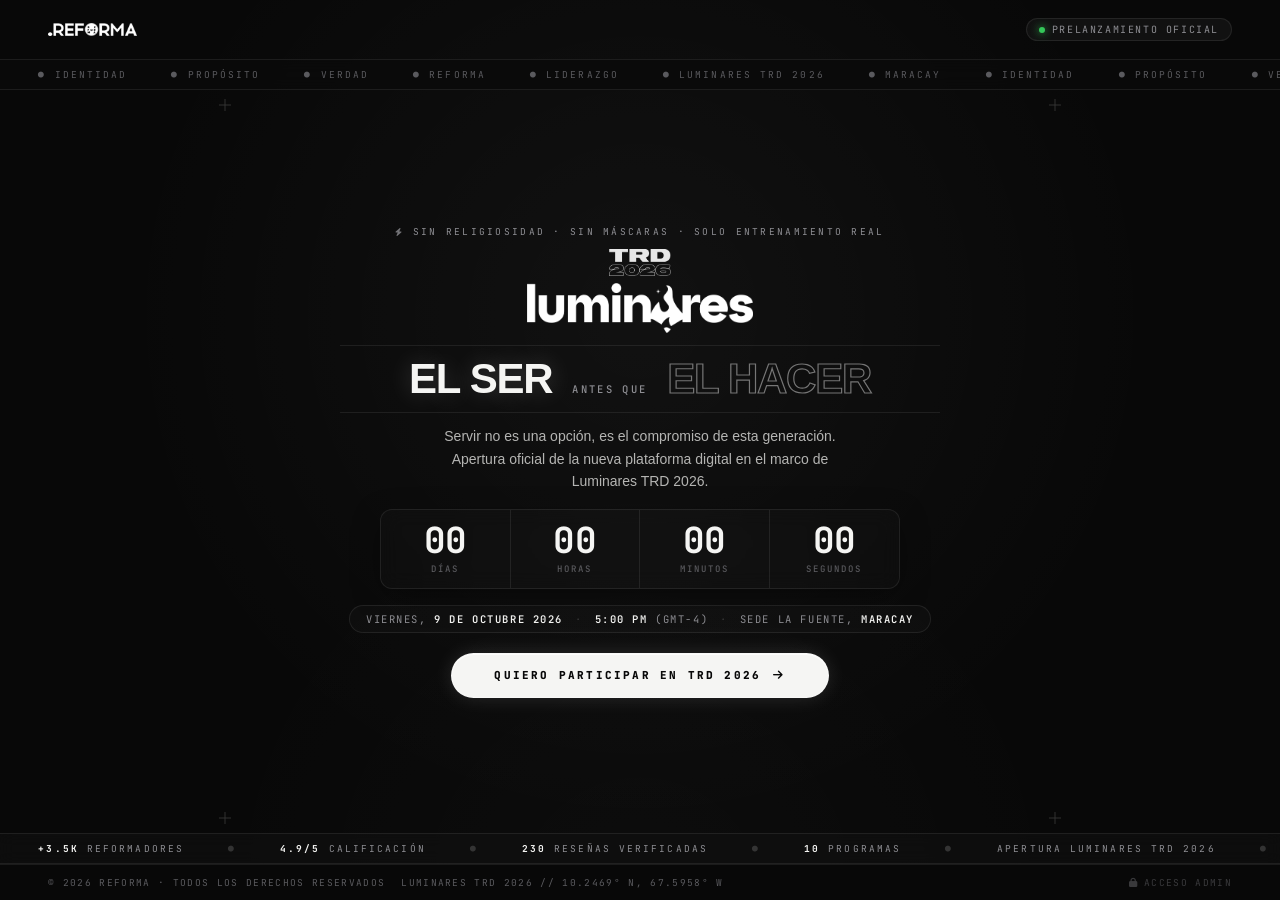
<file: lanzamiento.html>
<!DOCTYPE html>
<html lang="es">
<head>
  <meta charset="UTF-8">
  <meta name="viewport" content="width=device-width, initial-scale=1.0, maximum-scale=1.0, user-scalable=no">
  <title>Reforma · Lanzamiento Oficial TRD 2026</title>
  <meta name="description" content="Lanzamiento oficial de la nueva plataforma digital de Juventud Reforma en el marco de Luminares TRD 2026.">
  <meta name="theme-color" content="#0A0A0A">
  <link rel="canonical" href="https://juventudreforma.com/">

  <!-- Favicons -->
  <link rel="icon" type="image/png" sizes="32x32" href="/assets/img/favicon-32.png">
  <link rel="apple-touch-icon" sizes="180x180" href="/assets/img/apple-touch-icon.png">

  <!-- Open Graph -->
  <meta property="og:type" content="website">
  <meta property="og:site_name" content="Juventud Reforma">
  <meta property="og:locale" content="es_VE">
  <meta property="og:url" content="https://juventudreforma.com/">
  <meta property="og:title" content="Reforma · Lanzamiento Oficial TRD 2026">
  <meta property="og:description" content="El ser antes que el hacer. Apertura oficial este viernes 9 de octubre a las 5:00 PM.">
  <meta property="og:image" content="https://juventudreforma.com/assets/img/luminares_og.jpg">
  <meta property="og:image:width" content="1200">
  <meta property="og:image:height" content="630">

  <!-- Google Fonts: JetBrains Mono -->
  <link rel="preconnect" href="https://fonts.googleapis.com">
  <link rel="preconnect" href="https://fonts.gstatic.com" crossorigin>
  <link href="https://fonts.googleapis.com/css2?family=JetBrains+Mono:wght@400;500;700;800&display=swap" rel="stylesheet">
  <link rel="stylesheet" href="https://cdnjs.cloudflare.com/ajax/libs/font-awesome/6.5.1/css/all.min.css">

  <style>
    :root {
      --ink: #080808;
      --surface: #111111;
      --surface-border: rgba(255, 255, 255, 0.08);
      --cream: #F5F5F3;
      --muted: #8E8E93;
      --faint: #5A5A5E;
      --line-dark: rgba(255, 255, 255, 0.08);
      --line-subtle: rgba(255, 255, 255, 0.16);
      --font-display: -apple-system, BlinkMacSystemFont, 'SF Pro Display', 'Helvetica Neue', 'Arial Black', sans-serif;
      --font-mono: 'JetBrains Mono', monospace;
      --glow: rgba(255, 255, 255, 0.06);
    }

    *, *::before, *::after {
      box-sizing: border-box;
      margin: 0;
      padding: 0;
      -webkit-font-smoothing: antialiased;
      -moz-osx-font-smoothing: grayscale;
    }

    html, body {
      height: 100%;
      height: 100dvh;
      width: 100%;
      max-width: 100vw;
      overflow: hidden;
      background-color: var(--ink);
      background-image: 
        radial-gradient(circle at 50% 35%, rgba(255, 255, 255, 0.04) 0%, transparent 60%),
        radial-gradient(circle at 50% 100%, rgba(255, 255, 255, 0.02) 0%, transparent 40%);
      color: var(--cream);
      font-family: var(--font-display);
    }

    body {
      display: flex;
      flex-direction: column;
      justify-content: space-between;
      position: relative;
    }

    /* TOP BAR */
    .rf-top-bar {
      display: flex;
      align-items: center;
      justify-content: space-between;
      padding: clamp(12px, 2vh, 20px) clamp(16px, 4vw, 48px);
      flex-shrink: 0;
      max-width: 1280px;
      width: 100%;
      margin: 0 auto;
      z-index: 10;
    }

    .rf-logo-link {
      display: inline-flex;
      align-items: center;
      text-decoration: none;
      transition: opacity .2s;
    }
    .rf-logo-link:hover {
      opacity: .8;
    }

    .rf-logo-img {
      height: clamp(12px, 1.5vh, 15px);
      width: auto;
      display: block;
    }

    .rf-badge-status {
      display: inline-flex;
      align-items: center;
      gap: 7px;
      padding: 4px 12px;
      background: rgba(255, 255, 255, 0.04);
      border: 1px solid var(--surface-border);
      border-radius: 9999px;
      font-family: var(--font-mono);
      font-size: clamp(8.5px, 0.85vw, 10px);
      letter-spacing: .16em;
      text-transform: uppercase;
      color: var(--muted);
    }

    .rf-badge-pulse {
      width: 6px;
      height: 6px;
      background: #34C759;
      border-radius: 50%;
      box-shadow: 0 0 8px #34C759;
      animation: rfPulse 2s infinite ease-in-out;
    }

    @keyframes rfPulse {
      0%, 100% { opacity: 1; transform: scale(1); }
      50% { opacity: .4; transform: scale(0.85); }
    }

    /* CINTA TICKER */
    .rf-cinta {
      border-top: 1px solid var(--line-dark);
      border-bottom: 1px solid var(--line-dark);
      padding: clamp(6px, 0.9vh, 9px) 0;
      overflow: hidden;
      flex-shrink: 0;
      white-space: nowrap;
      background: rgba(10, 10, 10, 0.8);
      backdrop-filter: blur(8px);
    }

    .rf-cinta-track {
      display: flex;
      gap: clamp(24px, 3.5vw, 44px);
      padding-left: clamp(16px, 3vw, 40px);
      font-family: var(--font-mono);
      font-size: clamp(8px, 0.85vw, 9.5px);
      letter-spacing: .22em;
      text-transform: uppercase;
      color: var(--faint);
      animation: rfTicker 35s linear infinite;
    }

    .rf-cinta-track span.bullet {
      color: var(--line-subtle);
    }

    .rf-cinta-bottom {
      border-top: 1px solid var(--line-dark);
      border-bottom: 1px solid var(--line-dark);
      background: rgba(17, 17, 17, 0.6);
    }

    .rf-cinta-bottom .rf-cinta-track {
      color: var(--muted);
      animation: rfTicker 28s linear infinite;
    }

    .rf-cinta-bottom .rf-cinta-track strong {
      color: var(--cream);
      font-weight: 700;
    }

    @keyframes rfTicker {
      0% { transform: translateX(0); }
      100% { transform: translateX(-50%); }
    }

    /* MAIN HERO STAGE */
    .rf-stage {
      position: relative;
      flex: 1 1 auto;
      display: flex;
      flex-direction: column;
      align-items: center;
      justify-content: center;
      padding: clamp(8px, 1.5vh, 18px) clamp(16px, 3vw, 32px);
      max-width: 880px;
      width: 100%;
      margin: 0 auto;
      text-align: center;
      z-index: 5;
    }

    .rf-cross {
      position: absolute;
      width: 12px;
      height: 12px;
      opacity: .2;
      color: var(--cream);
      pointer-events: none;
    }
    .rf-cross.top-left { top: clamp(4px, 1vh, 12px); left: clamp(8px, 1.5vw, 20px); }
    .rf-cross.top-right { top: clamp(4px, 1vh, 12px); right: clamp(8px, 1.5vw, 20px); }
    .rf-cross.bottom-left { bottom: clamp(4px, 1vh, 12px); left: clamp(8px, 1.5vw, 20px); }
    .rf-cross.bottom-right { bottom: clamp(4px, 1vh, 12px); right: clamp(8px, 1.5vw, 20px); }

    .rf-tagline {
      display: inline-flex;
      align-items: center;
      gap: 8px;
      font-family: var(--font-mono);
      font-size: clamp(8px, 0.95vw, 9.5px);
      letter-spacing: .24em;
      text-transform: uppercase;
      color: var(--muted);
      margin-bottom: clamp(6px, 1.2vh, 14px);
    }

    /* LOGOS */
    .rf-logos-row {
      display: flex;
      flex-direction: column;
      align-items: center;
      gap: clamp(4px, 0.8vh, 8px);
      margin-bottom: clamp(8px, 1.4vh, 16px);
    }

    .rf-trd-logo {
      height: clamp(20px, 3vh, 28px);
      width: auto;
      display: block;
      filter: brightness(0) invert(1);
      opacity: 0.9;
    }

    .rf-lns-logo {
      max-height: clamp(38px, 5.5vh, 56px);
      width: auto;
      max-width: 85vw;
      object-fit: contain;
      display: block;
      filter: brightness(0) invert(1);
    }

    /* CONTRAST STRIP: EL SER ANTES QUE EL HACER */
    .rf-ser-hacer-strip {
      display: flex;
      align-items: baseline;
      justify-content: center;
      gap: clamp(10px, 1.8vw, 20px);
      padding: clamp(8px, 1.3vh, 14px) 0;
      border-top: 1px solid var(--line-dark);
      border-bottom: 1px solid var(--line-dark);
      width: 100%;
      max-width: 600px;
      margin-bottom: clamp(8px, 1.4vh, 14px);
    }

    .rf-ser-word {
      font-size: clamp(22px, 4.2vw, 42px);
      font-weight: 900;
      letter-spacing: -.03em;
      text-transform: uppercase;
      line-height: 1;
      color: var(--cream);
      text-shadow: 0 0 24px rgba(255, 255, 255, 0.2);
    }

    .rf-middle-word {
      font-family: var(--font-mono);
      font-size: clamp(8.5px, 0.95vw, 10.5px);
      letter-spacing: .22em;
      text-transform: uppercase;
      color: var(--muted);
      font-weight: 500;
    }

    .rf-hacer-word {
      font-size: clamp(22px, 4.2vw, 42px);
      font-weight: 900;
      letter-spacing: -.03em;
      text-transform: uppercase;
      line-height: 1;
      color: transparent;
      -webkit-text-stroke: 1.2px rgba(245, 245, 243, 0.45);
      transition: all .3s ease;
    }

    .rf-ser-hacer-strip:hover .rf-hacer-word {
      -webkit-text-stroke-color: rgba(245, 245, 243, 0.7);
    }

    .rf-lead-copy {
      font-size: clamp(12px, 1.25vw, 14px);
      line-height: 1.6;
      color: rgba(245, 245, 243, 0.72);
      max-width: 54ch;
      margin: 0 auto clamp(10px, 1.8vh, 18px);
      text-wrap: pretty;
      font-weight: 400;
    }

    /* COUNTDOWN EDITORIAL GRID */
    .rf-countdown-grid {
      display: grid;
      grid-template-columns: repeat(4, 1fr);
      border: 1px solid var(--line-dark);
      border-radius: 12px;
      background: rgba(255, 255, 255, 0.015);
      backdrop-filter: blur(10px);
      width: 100%;
      max-width: 520px;
      margin-bottom: clamp(10px, 1.8vh, 18px);
      box-shadow: 0 8px 32px -8px rgba(0, 0, 0, 0.6);
      overflow: hidden;
    }

    .rf-count-col {
      padding: clamp(8px, 1.4vh, 14px) clamp(6px, 1vw, 12px);
      border-right: 1px solid var(--line-dark);
      display: flex;
      flex-direction: column;
      align-items: center;
      justify-content: center;
      position: relative;
    }

    .rf-count-col:last-child {
      border-right: none;
    }

    .rf-count-num {
      font-family: var(--font-mono);
      font-size: clamp(22px, 3.4vw, 36px);
      font-weight: 700;
      color: var(--cream);
      line-height: 1;
      font-variant-numeric: tabular-nums;
      letter-spacing: -0.02em;
    }

    .rf-count-lbl {
      font-family: var(--font-mono);
      font-size: clamp(7.5px, 0.8vw, 9px);
      letter-spacing: .22em;
      text-transform: uppercase;
      color: var(--faint);
      margin-top: 5px;
      font-weight: 500;
    }

    /* METADATA STRIP */
    .rf-meta-strip {
      display: inline-flex;
      flex-wrap: wrap;
      align-items: center;
      justify-content: center;
      gap: 6px 12px;
      font-family: var(--font-mono);
      font-size: clamp(8.5px, 0.9vw, 10.5px);
      letter-spacing: .15em;
      text-transform: uppercase;
      color: var(--muted);
      margin-bottom: clamp(12px, 2.2vh, 22px);
      padding: 6px 16px;
      background: rgba(255, 255, 255, 0.02);
      border: 1px solid var(--surface-border);
      border-radius: 9999px;
    }

    .rf-meta-strip strong {
      color: var(--cream);
      font-weight: 600;
    }

    .rf-meta-strip .dot {
      color: var(--line-subtle);
    }

    /* CTA BUTTON */
    .rf-cta-row {
      display: flex;
      justify-content: center;
      width: 100%;
    }

    .rf-btn-pill-primary {
      display: inline-flex;
      align-items: center;
      justify-content: center;
      gap: 12px;
      height: clamp(42px, 5vh, 48px);
      padding: 0 clamp(24px, 3.5vw, 42px);
      background: var(--cream);
      color: var(--ink);
      border: 1px solid rgba(255, 255, 255, 0.3);
      border-radius: 9999px;
      font-family: var(--font-mono);
      font-size: clamp(9.5px, 1vw, 11px);
      letter-spacing: .2em;
      text-transform: uppercase;
      font-weight: 800;
      text-decoration: none;
      box-shadow: 0 0 20px rgba(255, 255, 255, 0.12), inset 0 1px 0 rgba(255, 255, 255, 0.8);
      transition: all .25s cubic-bezier(0.16, 1, 0.3, 1);
    }

    .rf-btn-pill-primary:hover {
      transform: translateY(-2px) scale(1.02);
      background: #FFFFFF;
      color: #000;
      box-shadow: 0 0 35px rgba(255, 255, 255, 0.28), 0 8px 24px -4px rgba(0, 0, 0, 0.4);
    }

    .rf-btn-pill-primary:active {
      transform: translateY(0) scale(0.99);
    }

    .rf-btn-pill-primary i {
      font-size: 11px;
      transition: transform .2s ease;
    }

    .rf-btn-pill-primary:hover i {
      transform: translateX(3px);
    }

    /* FOOTER */
    .rf-footer {
      flex-shrink: 0;
      padding: clamp(8px, 1.2vh, 12px) clamp(16px, 4vw, 48px);
      display: flex;
      flex-wrap: wrap;
      justify-content: space-between;
      align-items: center;
      gap: 8px 20px;
      border-top: 1px solid var(--line-dark);
      background: var(--ink);
      max-width: 1280px;
      width: 100%;
      margin: 0 auto;
    }

    .rf-footer-left {
      display: flex;
      align-items: center;
      gap: 16px;
    }

    .rf-footer-text,
    .rf-footer-coords {
      font-family: var(--font-mono);
      font-size: clamp(8px, 0.8vw, 9.5px);
      letter-spacing: .14em;
      text-transform: uppercase;
      color: var(--faint);
      margin: 0;
    }

    .rf-footer-admin-link {
      display: inline-flex;
      align-items: center;
      gap: 6px;
      font-family: var(--font-mono);
      font-size: clamp(8px, 0.8vw, 9.5px);
      letter-spacing: .14em;
      text-transform: uppercase;
      color: var(--faint);
      text-decoration: none;
      transition: color .2s ease;
      opacity: 0.6;
    }

    .rf-footer-admin-link:hover {
      color: var(--cream);
      opacity: 1;
    }

    @media (max-width: 640px) {
      .rf-top-bar {
        padding: 10px 16px;
      }
      .rf-ser-hacer-strip {
        gap: 8px;
        padding: 6px 0;
      }
      .rf-lead-copy {
        font-size: 11px;
        line-height: 1.45;
      }
      .rf-meta-strip {
        font-size: 8px;
        letter-spacing: .08em;
        padding: 4px 10px;
      }
      .rf-footer {
        flex-direction: column;
        justify-content: center;
        text-align: center;
        gap: 6px;
        padding: 8px 12px;
      }
      .rf-footer-left {
        flex-direction: column;
        gap: 4px;
      }
    }
  </style>
</head>
<body>
  <!-- NAV SUPERIOR -->
  <header class="rf-top-bar">
    <a href="/index.html?preview=1" id="rf-secret-bypass" class="rf-logo-link" title="REFORMA">
      <img src="assets/img/home/logo-blanco.png" alt="REFORMA" class="rf-logo-img">
    </a>
    <div class="rf-badge-status">
      <span class="rf-badge-pulse"></span>
      <span>PRELANZAMIENTO OFICIAL</span>
    </div>
  </header>

  <!-- CINTA 1: VALORES -->
  <div class="rf-cinta" aria-hidden="true">
    <div class="rf-cinta-track">
      <span>● Identidad</span><span>● Propósito</span><span>● Verdad</span><span>● Reforma</span><span>● Liderazgo</span><span>● Luminares TRD 2026</span><span>● Maracay</span><span>● Identidad</span><span>● Propósito</span><span>● Verdad</span><span>● Reforma</span><span>● Liderazgo</span>
    </div>
  </div>

  <!-- HERO STAGE -->
  <main class="rf-stage">
    <!-- Retícula editorial: cruces de esquina -->
    <svg class="rf-cross top-left" viewBox="0 0 14 14" aria-hidden="true"><path d="M7 0v14M0 7h14" stroke="currentColor" stroke-width="1"></path></svg>
    <svg class="rf-cross top-right" viewBox="0 0 14 14" aria-hidden="true"><path d="M7 0v14M0 7h14" stroke="currentColor" stroke-width="1"></path></svg>
    <svg class="rf-cross bottom-left" viewBox="0 0 14 14" aria-hidden="true"><path d="M7 0v14M0 7h14" stroke="currentColor" stroke-width="1"></path></svg>
    <svg class="rf-cross bottom-right" viewBox="0 0 14 14" aria-hidden="true"><path d="M7 0v14M0 7h14" stroke="currentColor" stroke-width="1"></path></svg>

    <div class="rf-tagline">
      <i class="fa-solid fa-bolt" style="font-size: 8px; opacity: 0.8;"></i>
      <span>Sin religiosidad · Sin máscaras · Solo entrenamiento real</span>
    </div>

    <!-- Logos TRD y Luminares -->
    <div class="rf-logos-row">
      <img src="/assets/img/trd2026.png" alt="TRD 2026" class="rf-trd-logo">
      <img src="/assets/img/lns_long.png" alt="Luminares" class="rf-lns-logo">
    </div>

    <!-- Contraste de método: El ser antes que el hacer -->
    <div class="rf-ser-hacer-strip">
      <div class="rf-ser-word">El ser</div>
      <div class="rf-middle-word">antes que</div>
      <div class="rf-hacer-word">El hacer</div>
    </div>

    <p class="rf-lead-copy">
      Servir no es una opción, es el compromiso de esta generación. Apertura oficial de la nueva plataforma digital en el marco de Luminares TRD 2026.
    </p>

    <!-- Countdown Hairline Grid -->
    <section class="rf-countdown-grid" aria-label="Cuenta regresiva para el lanzamiento">
      <div class="rf-count-col">
        <span class="rf-count-num" id="days">00</span>
        <span class="rf-count-lbl">Días</span>
      </div>
      <div class="rf-count-col">
        <span class="rf-count-num" id="hours">00</span>
        <span class="rf-count-lbl">Horas</span>
      </div>
      <div class="rf-count-col">
        <span class="rf-count-num" id="minutes">00</span>
        <span class="rf-count-lbl">Minutos</span>
      </div>
      <div class="rf-count-col">
        <span class="rf-count-num" id="seconds">00</span>
        <span class="rf-count-lbl">Segundos</span>
      </div>
    </section>

    <!-- Event Metadata Ribbon -->
    <div class="rf-meta-strip">
      <span>Viernes, <strong>9 de Octubre 2026</strong></span>
      <span class="dot">·</span>
      <span><strong>5:00 PM</strong> (GMT-4)</span>
      <span class="dot">·</span>
      <span>Sede La Fuente, <strong>Maracay</strong></span>
    </div>

    <!-- Action Button -->
    <div class="rf-cta-row">
      <a href="/trd26/" class="rf-btn-pill-primary">
        <span>QUIERO PARTICIPAR EN TRD 2026</span>
        <i class="fa-solid fa-arrow-right"></i>
      </a>
    </div>
  </main>

  <!-- CINTA 2: METRICAS EN PALETA MONOCROMÁTICA / DARK LUXURY -->
  <div class="rf-cinta rf-cinta-bottom" aria-hidden="true">
    <div class="rf-cinta-track">
      <span><strong>+3.5K</strong> reformadores</span><span class="bullet">●</span><span><strong>4.9/5</strong> calificación</span><span class="bullet">●</span><span><strong>230</strong> reseñas verificadas</span><span class="bullet">●</span><span><strong>10</strong> programas</span><span class="bullet">●</span><span>Apertura Luminares TRD 2026</span><span class="bullet">●</span><span><strong>+3.5K</strong> reformadores</span><span class="bullet">●</span><span><strong>4.9/5</strong></span>
    </div>
  </div>

  <!-- FOOTER -->
  <footer class="rf-footer">
    <div class="rf-footer-left">
      <p class="rf-footer-text">&copy; 2026 REFORMA · TODOS LOS DERECHOS RESERVADOS</p>
      <p class="rf-footer-coords">LUMINARES TRD 2026 // 10.2469&deg; N, 67.5958&deg; W</p>
    </div>
    <a href="/admin-login.html" class="rf-footer-admin-link" title="Acceso administrativo">
      <i class="fa-solid fa-lock"></i>
      <span>Acceso Admin</span>
    </a>
  </footer>

  <script>
    (function () {
      // Fecha objetivo: Viernes 9 de Octubre 2026 a las 17:00:00 hora de Venezuela (UTC-4)
      var targetDate = new Date('2026-10-09T17:00:00-04:00').getTime();

      var daysEl = document.getElementById('days');
      var hoursEl = document.getElementById('hours');
      var minutesEl = document.getElementById('minutes');
      var secondsEl = document.getElementById('seconds');

      function padZero(num) {
        return num < 10 ? '0' + num : String(num);
      }

      function updateCountdown() {
        var now = new Date().getTime();
        var diff = targetDate - now;

        if (diff <= 0) {
          daysEl.textContent = '00';
          hoursEl.textContent = '00';
          minutesEl.textContent = '00';
          secondsEl.textContent = '00';
          return;
        }

        var days = Math.floor(diff / (1000 * 60 * 60 * 24));
        var hours = Math.floor((diff % (1000 * 60 * 60 * 24)) / (1000 * 60 * 60));
        var minutes = Math.floor((diff % (1000 * 60 * 60)) / (1000 * 60));
        var seconds = Math.floor((diff % (1000 * 60)) / 1000);

        daysEl.textContent = padZero(days);
        hoursEl.textContent = padZero(hours);
        minutesEl.textContent = padZero(minutes);
        secondsEl.textContent = padZero(seconds);
      }

      updateCountdown();
      setInterval(updateCountdown, 1000);

      var secretLogo = document.getElementById('rf-secret-bypass');
      if (secretLogo) {
        secretLogo.addEventListener('click', function () {
          document.cookie = "rf_preview=1; path=/; max-age=86400";
        });
      }
    })();
  </script>
</body>
</html>
</file>
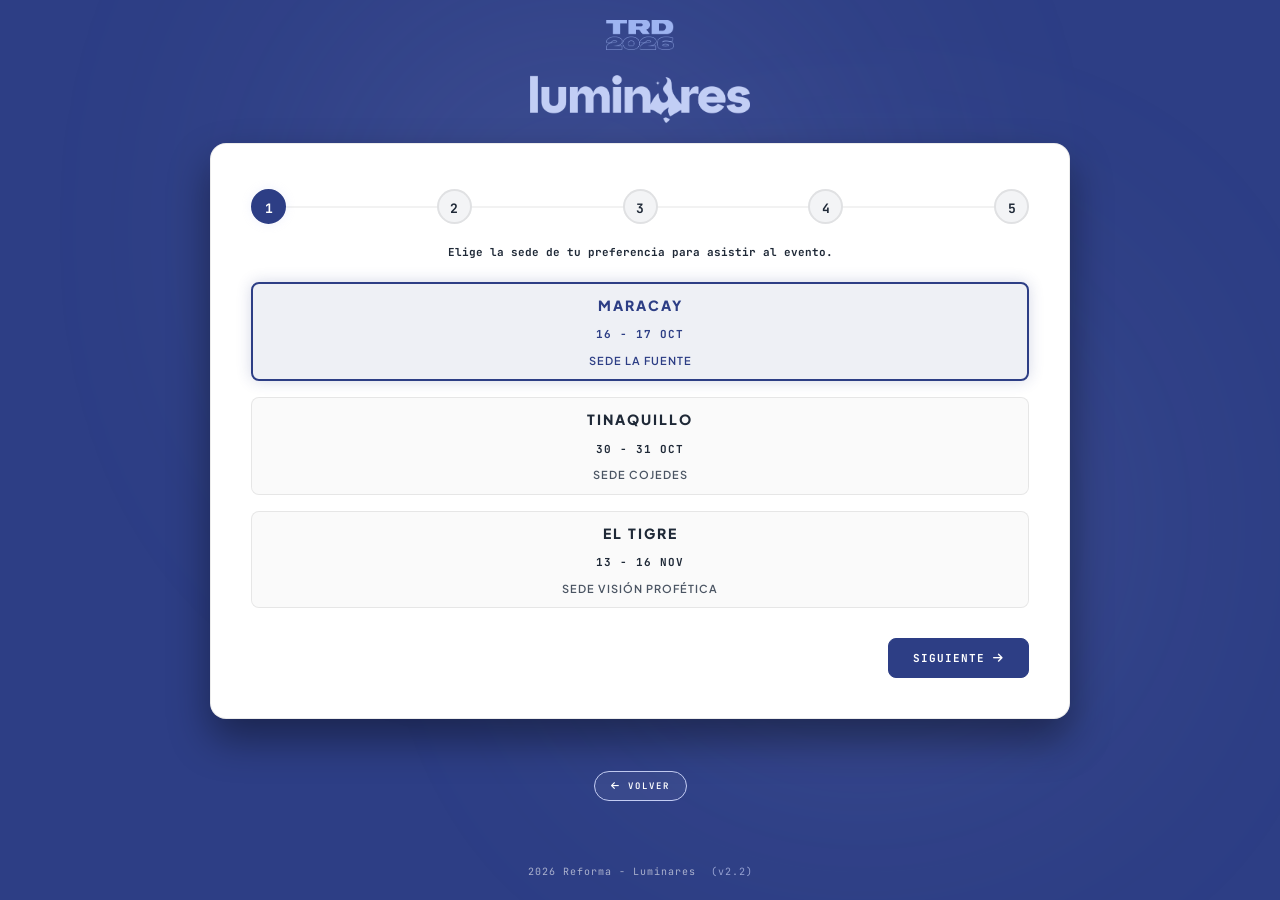
<file: trd26/inscripcion.html>
<!DOCTYPE html>
<html lang="es">

<head>
  <meta charset="UTF-8">
  <meta name="viewport" content="width=device-width, initial-scale=1.0">
  <title>Luminares TRD 2026 - Inscripción</title>

  <!-- Google Fonts -->
  <link rel="preconnect" href="https://fonts.googleapis.com">
  <link rel="preconnect" href="https://fonts.gstatic.com" crossorigin>
  <link
    href="https://fonts.googleapis.com/css2?family=JetBrains+Mono:wght@300;400;600;800&family=Plus+Jakarta+Sans:wght@300;400;600;800&display=swap"
    rel="stylesheet">
  <link rel="stylesheet" href="https://cdnjs.cloudflare.com/ajax/libs/font-awesome/6.4.0/css/all.min.css">
  <link rel="stylesheet" href="style.css?v=3.5">
</head>

<body>
  <div id="toast-container"></div>

  <!-- Glowing Background Effect -->
  <div class="glowing-bg" aria-hidden="true">
    <div class="glow-orb glow-orb-1"></div>
    <div class="glow-orb glow-orb-2"></div>
  </div>

  <div class="container">
    <header class="event-header">
      <div class="logo-area">
        <img src="../assets/img/trd2026.png" alt="TRD 2026" style="max-height: 30px; width: auto; display: block; margin: 0 auto 10px auto;">
      </div>
      <img src="../assets/img/lns_long.png" alt="Luminares" class="main-logo">
    </header>

    <main class="registration-card">
      <!-- PROGRESS INDICATOR -->
      <div class="step-progress-container">
        <div class="progress-bar">
          <div class="progress-line" id="progress-line"></div>
        </div>
        <div class="step-dots">
          <div class="step-dot active" data-step="1"><span>1</span></div>
          <div class="step-dot" data-step="2"><span>2</span></div>
          <div class="step-dot" data-step="3"><span>3</span></div>
          <div class="step-dot" data-step="4"><span>4</span></div>
          <div class="step-dot" data-step="5"><span>5</span></div>
        </div>
      </div>

      <!-- REGISTRATION FORM -->
      <form id="registro-form" novalidate>
        <!-- PASO 1: SELECCIONAR SEDE -->
        <div class="form-step active" data-step="1">
          <div class="step-header">
            <p>Elige la sede de tu preferencia para asistir al evento.</p>
          </div>

          <div style="display: grid; grid-template-columns: 1fr; gap: 16px; margin-top: 20px;">
            <label class="plan-option">
              <input type="radio" name="evento_id" value="1" checked>
              <div class="option-content">
                <span class="plan-title">MARACAY</span>
                <p
                  style="margin: 4px 0 2px 0; font-size: 11px; font-family: 'JetBrains Mono', monospace; font-weight: 700; color: var(--text-main);">
                  16 - 17 OCT</p>
                <p style="margin: 0; font-size: 11px; color: var(--text-muted);">Sede La Fuente</p>
              </div>
            </label>

            <label class="plan-option">
              <input type="radio" name="evento_id" value="2">
              <div class="option-content">
                <span class="plan-title">TINAQUILLO</span>
                <p
                  style="margin: 4px 0 2px 0; font-size: 11px; font-family: 'JetBrains Mono', monospace; font-weight: 700; color: var(--text-main);">
                  30 - 31 OCT</p>
                <p style="margin: 0; font-size: 11px; color: var(--text-muted);">Sede Cojedes</p>
              </div>
            </label>

            <label class="plan-option">
              <input type="radio" name="evento_id" value="3">
              <div class="option-content">
                <span class="plan-title">EL TIGRE</span>
                <p
                  style="margin: 4px 0 2px 0; font-size: 11px; font-family: 'JetBrains Mono', monospace; font-weight: 700; color: var(--text-main);">
                  13 - 16 NOV</p>
                <p style="margin: 0; font-size: 11px; color: var(--text-muted);">Sede Visión Profética</p>
              </div>
            </label>
          </div>
        </div>

        <!-- PASO 2: DATOS PERSONALES -->
        <div class="form-step" data-step="2">
          <div class="step-header">
            <p>Ingresa tus datos de contacto.</p>
          </div>

          <div class="form-grid" style="display: grid; grid-template-columns: 1fr 1fr; gap: 15px; margin-top: 20px;">
            <div>
              <label for="nombre">Nombre</label>
              <input type="text" id="nombre" required placeholder="Ej. Juan">
            </div>
            <div>
              <label for="apellido">Apellido</label>
              <input type="text" id="apellido" required placeholder="Ej. Pérez">
            </div>
            <div style="grid-column: span 2;">
              <label for="cedula">Cédula de Identidad</label>
              <input type="text" id="cedula" required placeholder="25123456">
            </div>
            <div style="grid-column: span 2;">
              <label for="email">Correo Electrónico</label>
              <input type="email" id="email" required placeholder="correo@ejemplo.com" readonly>
            </div>
            <div style="grid-column: span 2;">
              <label for="whatsapp">WhatsApp / Teléfono</label>
              <input type="tel" id="whatsapp" required placeholder="04123456789">
            </div>
            <div>
              <label for="edad">Edad</label>
              <input type="number" id="edad" required placeholder="Ej. 25" min="1" max="120">
            </div>
            <div>
              <label for="sexo">Sexo</label>
              <select id="sexo" required>
                <option value="" disabled selected>Selecciona</option>
                <option value="M">Masculino</option>
                <option value="F">Femenino</option>
              </select>
            </div>
          </div>
        </div>

        <!-- PASO 3: CONGREGACIÓN Y RED -->
        <div class="form-step" data-step="3">
          <div class="step-header">
            <p>Cuéntanos un poco sobre tu congregación</p>
          </div>

          <div class="form-grid" style="display: grid; grid-template-columns: 1fr; gap: 15px; margin-top: 20px;">
            <div style="position: relative;">
              <label for="congregacion">Nombre de tu Iglesia / Congregación</label>
              <input type="text" id="congregacion" required placeholder="Escribe el nombre de tu iglesia...">
              <div id="autocomplete-list" class="autocomplete-items"></div>
            </div>

            <div>
              <label for="red_pastoral_select">Pastor o Red de Servicio</label>
              <select id="red_pastoral_select" required>
                <option value="" disabled selected>Selecciona una opción</option>
                <option value="Apóstoles Munno">Apóstoles Munno</option>
                <option value="Apostol Rivas">Apostol Rivas</option>
                <option value="Pastora Aidez Fernández">Pastora Aidez Fernández</option>
                <option value="Pastores Alvarez">Pastores Alvarez</option>
                <option value="Pastores Andrade">Pastores Andrade</option>
                <option value="Pastores Ayala">Pastores Ayala</option>
                <option value="Pastores Bejarano">Pastores Bejarano</option>
                <option value="Pastores Belloso">Pastores Belloso</option>
                <option value="Pastores Bernal">Pastores Bernal</option>
                <option value="Pastores Chacón">Pastores Chacón</option>
                <option value="Pastores De Sousa">Pastores De Sousa</option>
                <option value="Pastores Duarte">Pastores Duarte</option>
                <option value="Pastores Espinoza">Pastores Espinoza</option>
                <option value="Pastores González">Pastores González</option>
                <option value="Pastores Guerrero">Pastores Guerrero</option>
                <option value="Pastores Hermoso">Pastores Hermoso</option>
                <option value="Pastores Ibarra">Pastores Ibarra</option>
                <option value="Pastores Matus">Pastores Matus</option>
                <option value="Pastores Obispo">Pastores Obispo</option>
                <option value="Pastores Padrón">Pastores Padrón</option>
                <option value="Pastores Rodríguez">Pastores Rodríguez</option>
                <option value="Pastores Ruíz">Pastores Ruíz</option>
                <option value="Pastores Silvera">Pastores Silvera</option>
                <option value="Otra Red">Otra Red</option>
                <option value="Sin red">Sin red</option>
              </select>
            </div>

            <div id="otro-pastor-container" class="hidden">
              <label for="red_pastoral">Especifica el Pastor / Red</label>
              <input type="text" id="red_pastoral" placeholder="Nombre del pastor/red">
            </div>

            <div>
              <label for="funcion_congregacion">Función en tu Iglesia / Ministerio</label>
              <select id="funcion_congregacion" required>
                <option value="" disabled selected>Selecciona una opción</option>
                <option value="Pastor">Pastor</option>
                <option value="Líder">Líder</option>
                <option value="Mentor">Mentor</option>
                <option value="Pata Sólida">Pata Sólida</option>
                <option value="Pata Formación">Pata Formación</option>
                <option value="Salmista">Salmista</option>
                <option value="Servidor">Servidor</option>
                <option value="Discipulo">Discipulo</option>
                <option value="Otro">Otro</option>
              </select>
            </div>

            <div>
              <label for="ciudad">Ciudad de Residencia</label>
              <input type="text" id="ciudad" required placeholder="Ej. Maracay">
            </div>
          </div>
        </div>

        <!-- PASO 4: MODALIDAD DE PAGO -->
        <div class="form-step" data-step="4">
          <div class="step-header">
            <p>Elige el plan de tu preferencia para asegurar tu cupo.</p>
          </div>

          <div style="display: grid; grid-template-columns: 1fr; gap: 16px; margin-top: 20px;">
            <label class="plan-option">
              <input type="radio" name="plan_pago" value="Completo" checked>
              <div class="option-content">
                <span class="plan-title">PAGO COMPLETO</span>
                <span class="plan-price">$30.00 USD</span>
                <p style="margin: 6px 0 0 0; font-size: 11px; color: var(--text-muted);">Acceso total sin cuotas
                  adicionales.</p>
              </div>
            </label>

            <label class="plan-option">
              <input type="radio" name="plan_pago" value="Financiado">
              <div class="option-content">
                <span class="plan-title">PLAN FINANCIADO</span>
                <span class="plan-price">$6.00 Inicial + 3 Cuotas de $8.00</span>
                <p style="margin: 6px 0 0 0; font-size: 11px; color: var(--text-muted);">Reporta hoy tu inicial y el
                  resto durante el periodo del evento.</p>
              </div>
            </label>
          </div>

          <!-- Caja de términos (para financiamiento) -->
          <div id="terminos-financiamiento-box" class="hidden"
            style="margin-top: 20px; padding: 15px; background: rgba(0, 0, 0, 0.02); border: 1px solid var(--border-color); border-radius: 8px;">
            <label class="checkbox-container"
              style="display: flex; align-items: flex-start; gap: 10px; cursor: pointer; text-transform: none; font-size: 11px; font-weight: normal; color: var(--text-main);">
              <input type="checkbox" id="acepta_terminos" style="margin-top: 3px;">
              <span>Acepto y me comprometo a cumplir con el plan de financiamiento para asegurar mi cupo y material de
                TRD 2026.</span>
            </label>
          </div>
        </div>

        <!-- PASO 5: RESUMEN -->
        <div class="form-step" data-step="5">
          <div class="step-header">
            <p>Por favor verifica que toda la información ingresada sea correcta.</p>
          </div>

          <div class="resumen-box">
            <div class="resumen-section">
              <h4>Participante & Sede</h4>
              <p><strong>Sede:</strong> <span id="resumen-sede">-</span></p>
              <p><strong>Nombre:</strong> <span id="resumen-nombre">-</span></p>
              <p><strong>Identificación:</strong> <span id="resumen-cedula">-</span></p>
              <p><strong>Correo:</strong> <span id="resumen-email">-</span></p>
              <p><strong>WhatsApp:</strong> <span id="resumen-whatsapp">-</span></p>
              <p><strong>Edad:</strong> <span id="resumen-edad">-</span></p>
              <p><strong>Sexo:</strong> <span id="resumen-sexo">-</span></p>
            </div>

            <div class="resumen-section">
              <h4>Iglesia y Ministerio</h4>
              <p><strong>Congregación:</strong> <span id="resumen-iglesia">-</span></p>
              <p><strong>Pastor:</strong> <span id="resumen-red">-</span></p>
              <p><strong>Servicio:</strong> <span id="resumen-funcion">-</span></p>
            </div>

            <div class="resumen-section">
              <h4>Detalle de Plan</h4>
              <p><strong>Plan de Pago:</strong> <span id="resumen-plan">-</span></p>
            </div>
          </div>

          <!-- Código Promocional -->
          <div style="margin-top: 20px;">
            <label for="codigo_promocional" style="display: block; margin-bottom: 8px;">¿Tienes un código promocional?
              (Opcional)</label>
            <input type="text" id="codigo_promocional" placeholder="Ingresa tu cupón"
              style="text-align: center; text-transform: uppercase; font-family: 'JetBrains Mono', monospace; font-weight: bold; letter-spacing: 2px;">
          </div>

          <button type="submit" class="submit-btn" id="submit-btn" style="margin-top: 30px; background: #2d3e85; color: #ffffff; font-weight: bold;">
            <span>CONFIRMAR</span>
          </button>
        </div>

        <!-- CONTROLES DE NAVEGACIÓN -->
        <div class="step-controls" style="margin-top: 30px; display: flex; justify-content: space-between; gap: 20px;">
          <button type="button" class="btn-control" id="prev-btn" style="visibility: hidden;">
            <i class="fa-solid fa-arrow-left"></i> Anterior
          </button>
          <button type="button" class="btn-control primary" id="next-btn">
            Siguiente <i class="fa-solid fa-arrow-right"></i>
          </button>
        </div>
      </form>
    </main>

    <div style="text-align: center; margin-top: 30px; margin-bottom: 5px;">
      <a href="index.html" class="back-link"><i class="fa-solid fa-arrow-left"></i> VOLVER</a>
    </div>

    <footer class="main-footer">
      <p>2026 Reforma - Luminares <span
          style="font-size: 10px; color: var(--text-muted); opacity: 0.7; margin-left: 8px;">(v2.2)</span></p>
    </footer>
  </div>

  <script src="inscripcion.js?v=3.5"></script>
</body>

</html>
</file>
<file: trd26/style.css>
/* style.css - TRD 2026 LUMINARES */

:root {
  --bg-color: #2d3e85;
  --card-bg: #ffffff;
  --text-main: #ffffff;
  --text-muted: #c3ccf3;
  --accent-gold: #c3ccf3;
  --accent-gold-glow: rgba(195, 204, 243, 0.25);
  --accent-neon: #c3ccf3;
  --accent-neon-glow: rgba(195, 204, 243, 0.2);
  --border-color: rgba(255, 255, 255, 0.15);
  --border-focus: rgba(195, 204, 243, 0.6);
  --error: #ef4444;
  --success: #10b981;
}

* {
  box-sizing: border-box;
  margin: 0;
  padding: 0;
}

button, input, select, textarea {
  font-family: inherit;
}

body {
  font-family: 'Plus Jakarta Sans', sans-serif;
  background-color: var(--bg-color);
  color: var(--text-main);
  line-height: 1.6;
  font-size: 13px;
  overflow-x: hidden;
  position: relative;
  min-height: 100vh;
}

/* Glowing Background Orbs */
.glowing-bg {
  position: fixed;
  inset: 0;
  z-index: -1;
  pointer-events: none;
  overflow: hidden;
}

.glow-orb {
  position: absolute;
  border-radius: 50%;
  filter: blur(140px);
  opacity: 0.25;
}

.glow-orb-1 {
  top: -10%;
  left: 20%;
  width: 50vw;
  height: 50vw;
  background: radial-gradient(circle, var(--accent-gold) 0%, transparent 70%);
}

.glow-orb-2 {
  bottom: 10%;
  right: 10%;
  width: 45vw;
  height: 45vw;
  background: radial-gradient(circle, var(--accent-neon) 0%, transparent 70%);
}

.container {
  max-width: 900px;
  margin: 0 auto;
  padding: 20px 20px;
  display: flex;
  flex-direction: column;
  min-height: 100vh;
}

/* Header */
.event-header {
  text-align: center;
  margin-bottom: 10px;
}

.logo-area {
  margin-bottom: 15px;
  display: flex;
  justify-content: center;
}

.back-link {
  font-family: 'JetBrains Mono', monospace;
  font-size: 9px;
  font-weight: 600;
  color: #ffffff;
  text-decoration: none;
  letter-spacing: 2px;
  border: 1px solid #c3ccf3;
  padding: 8px 16px;
  border-radius: 20px;
  transition: all 0.3s ease;
  background: rgba(255, 255, 255, 0.05);
}

.back-link:hover {
  color: #ffffff;
  border-color: #ffffff;
  background: rgba(255, 255, 255, 0.15);
}

.badge-luminares {
  font-family: 'JetBrains Mono', monospace;
  display: inline-block;
  font-size: 12px;
  font-weight: bold;
  letter-spacing: 4px;
  color: var(--accent-gold);
  border: 1px solid var(--accent-gold);
  padding: 4px 12px;
  border-radius: 4px;
  margin-bottom: 8px;
  box-shadow: 0 0 15px var(--accent-gold-glow);
}

.main-logo {
  max-width: min(80%, 220px);
  height: auto;
  display: block;
  margin: 0px auto 10px auto;
}

.subtitle-trd {
  font-family: 'JetBrains Mono', monospace;
  font-size: 11px;
  font-weight: bold;
  letter-spacing: 6px;
  color: var(--accent-gold);
  text-align: center;
  margin-top: 5px;
  margin-bottom: 10px;
  text-transform: uppercase;
}

/* Google Auth Button Big Card */
.google-big-card-wrap {
  position: relative;
  width: 60px;
  height: 60px;
  margin: 50px auto 15px auto;
  cursor: pointer;
  /* margin-top: 20px; */
}

.pill-google-big {
  position: absolute;
  inset: 0;
  width: 100%;
  height: 100%;
  display: flex;
  align-items: center;
  justify-content: center;
  border-radius: 12px;
  border: 1px solid var(--border-color);
  background: #ffffff;
  box-shadow: 0 4px 12px rgba(0, 0, 0, 0.06);
  transition: all 0.3s ease;
}

.google-big-card-wrap:hover .pill-google-big {
  transform: translateY(-2px);
  box-shadow: 0 6px 15px rgba(0, 0, 0, 0.1);
  border-color: var(--accent-gold);
}

.google-btn-label {
  font-family: 'JetBrains Mono', monospace;
  font-size: 11px;
  font-weight: bold;
  letter-spacing: 1px;
  color: #000000;
  margin-bottom: 20px;
  text-transform: uppercase;
}

.event-details {
  display: flex;
  justify-content: center;
  flex-wrap: wrap;
  gap: 20px;
  font-family: 'JetBrains Mono', monospace;
  font-size: 12px;
  letter-spacing: 1px;
  color: var(--text-main);
}

.event-details span {
  background: rgba(0, 0, 0, 0.03);
  padding: 6px 14px;
  border-radius: 4px;
  border: 1px solid var(--border-color);
}

.event-details i {
  color: var(--accent-gold);
  margin-right: 6px;
}

/* Card */
.registration-card {
  background: var(--card-bg);
  backdrop-filter: blur(12px);
  -webkit-backdrop-filter: blur(12px);
  border: 1px solid var(--border-color);
  border-radius: 16px;
  padding: 40px;
  box-shadow: 0 20px 40px rgba(0, 0, 0, 0.4);
  margin-bottom: 25px;
}

.card-header {
  margin-bottom: 35px;
  border-bottom: 1px solid var(--border-color);
  padding-bottom: 20px;
}

.card-header h2 {
  font-size: 22px;
  font-weight: 600;
  letter-spacing: 2px;
  margin-bottom: 8px;
  color: var(--accent-gold);
}

.card-header p {
  color: var(--text-muted);
  font-size: 14px;
}

/* Form Styles */
.form-section {
  border: none;
  margin-bottom: 40px;
}

.form-section legend {
  font-family: 'JetBrains Mono', monospace;
  font-size: 15px;
  font-weight: 600;
  letter-spacing: 2px;
  text-transform: uppercase;
  color: var(--text-main);
  margin-bottom: 24px;
  display: flex;
  align-items: center;
  width: 100%;
}

.sec-num {
  color: var(--accent-gold);
  border: 1px solid var(--accent-gold);
  border-radius: 50%;
  width: 28px;
  height: 28px;
  display: inline-flex;
  align-items: center;
  justify-content: center;
  margin-right: 12px;
  font-size: 12px;
  box-shadow: 0 0 8px var(--accent-gold-glow);
}

/* Sede Grid */
.sede-grid {
  display: grid;
  grid-template-columns: repeat(auto-fit, minmax(200px, 1fr));
  gap: 16px;
}

.sede-option {
  position: relative;
  cursor: pointer;
}

.sede-option input {
  position: absolute;
  opacity: 0;
  width: 0;
  height: 0;
}

.option-content {
  background: rgba(0, 0, 0, 0.02);
  border: 1px solid var(--border-color);
  border-radius: 8px;
  padding: 10px;
  text-align: center;
  transition: all 0.3s ease;
  display: flex;
  flex-direction: column;
  gap: 6px;
}

.sede-option:hover .option-content {
  border-color: var(--accent-neon);
  background: rgba(45, 62, 133, 0.04);
}

.sede-option input:checked+.option-content {
  border: 2px solid #2d3e85 !important;
  background: rgba(45, 62, 133, 0.08) !important;
  box-shadow: 0 0 15px rgba(45, 62, 133, 0.2);
}

.sede-option input:checked+.option-content * {
  color: #2d3e85 !important;
}

.sede-name {
  font-size: 16px;
  font-weight: 800;
  letter-spacing: 2px;
  color: var(--text-main);
}

.sede-date {
  font-family: 'JetBrains Mono', monospace;
  font-size: 11px;
  color: var(--text-muted);
}

/* Form Grid */
.form-grid {
  display: grid;
  grid-template-columns: repeat(2, 1fr);
  gap: 20px;
}

.form-group {
  display: flex;
  flex-direction: column;
  gap: 8px;
}

.full-width {
  grid-column: span 2;
}

@media (max-width: 768px) {
  .form-grid {
    grid-template-columns: 1fr;
  }

  .full-width {
    grid-column: span 1;
  }

  .registration-card {
    padding: 20px;
  }

  .payment-grid {
    display: flex !important;
    flex-direction: column !important;
  }
}

label {
  font-size: 10px;
  font-weight: 600;
  letter-spacing: 1px;
  text-transform: uppercase;
  color: var(--text-muted);
}

input[type="text"],
input[type="email"],
input[type="tel"],
input[type="number"],
select {
  background: rgba(0, 0, 0, 0.03);
  border: 1px solid var(--border-color);
  border-radius: 8px;
  padding: 12px 16px;
  color: var(--text-main);
  font-family: inherit;
  font-size: 12px;
  transition: all 0.3s ease;
  width: 100%;
}

input:focus,
select:focus {
  outline: none;
  border-color: var(--border-focus);
  background: rgba(0, 0, 0, 0.05);
  box-shadow: 0 0 10px rgba(45, 62, 133, 0.25);
}

.submit-btn {
  background: #2d3e85;
  color: #ffffff !important;
  border: none;
  border-radius: 8px;
  padding: 16px;
  font-size: 12px;
  font-weight: 800;
  letter-spacing: 3px;
  cursor: pointer;
  display: flex;
  align-items: center;
  justify-content: center;
  gap: 10px;
  width: 100%;
  transition: all 0.3s ease;
  box-shadow: 0 4px 20px var(--accent-gold-glow);
}

.submit-btn span,
.submit-btn i {
  color: #ffffff !important;
  background: transparent !important;
  display: inline !important;
  padding: 0 !important;
  width: auto !important;
  box-shadow: none !important;
}

.submit-btn:hover {
  transform: translateY(-2px);
  box-shadow: 0 6px 24px rgba(45, 62, 133, 0.25);
  opacity: 0.95;
}

.submit-btn:active {
  transform: translateY(0);
}

.submit-btn:disabled {
  opacity: 0.5;
  cursor: not-allowed;
  transform: none;
  box-shadow: none;
}

/* Toast System */
#toast-container {
  position: fixed;
  top: 24px;
  right: 24px;
  z-index: 100000;
  display: flex;
  flex-direction: column;
  gap: 12px;
  max-width: 360px;
  width: calc(100% - 48px);
}

.toast {
  background: #ffffff !important;
  backdrop-filter: blur(10px);
  -webkit-backdrop-filter: blur(10px);
  border: 1px solid rgba(0, 0, 0, 0.08);
  border-left: 4px solid var(--accent-gold);
  border-radius: 12px;
  padding: 14px 20px;
  box-shadow: 0 10px 30px rgba(0, 0, 0, 0.08);
  color: #0b0b0c !important;
  font-family: 'Plus Jakarta Sans', sans-serif;
  font-weight: 600;
  font-size: 13px;
  animation: slideIn 0.3s cubic-bezier(0.16, 1, 0.3, 1) forwards;
  display: flex;
  justify-content: space-between;
  align-items: center;
  gap: 15px;
}

.toast.error {
  border-left-color: var(--error) !important;
  background: #ffffff !important;
  color: #0b0b0c !important;
  border-color: rgba(239, 68, 68, 0.15) !important;
}

.toast.success {
  border-left-color: var(--accent-gold) !important;
  background: #ffffff !important;
  color: #0b0b0c !important;
  border-color: rgba(45, 62, 133, 0.2) !important;
}

@keyframes slideIn {
  from {
    transform: translateX(100%);
    opacity: 0;
  }

  to {
    transform: translateX(0);
    opacity: 1;
  }
}

/* Footer */
.main-footer {
  text-align: center;
  font-family: 'JetBrains Mono', monospace;
  font-size: 10px;
  color: rgba(255, 255, 255, 0.6);
  letter-spacing: 1px;
  padding: 25px 0 0px 0;
  margin-top: auto;
}

.admin-link {
  color: rgba(255, 255, 255, 0.6);
  text-decoration: none;
  font-size: 11px;
  letter-spacing: 1px;
  transition: color 0.3s ease;
}

.admin-link:hover {
  color: var(--accent-gold);
}

/* Plan de Pago Styles */
.plan-pago-grid {
  display: grid;
  grid-template-columns: repeat(auto-fit, minmax(200px, 1fr));
  gap: 16px;
  margin-bottom: 20px;
}

.plan-option {
  position: relative;
  cursor: pointer;
}

.plan-option input {
  position: absolute;
  opacity: 0;
  width: 0;
  height: 0;
}

.plan-option:hover .option-content {
  border-color: var(--accent-neon);
  background: rgba(129, 140, 248, 0.03);
}

.plan-option input:checked+.option-content {
  border: 2px solid #2d3e85 !important;
  background: rgba(45, 62, 133, 0.08) !important;
  box-shadow: 0 0 15px rgba(45, 62, 133, 0.2);
}

.plan-option input:checked+.option-content * {
  color: #2d3e85 !important;
}

.plan-title {
  font-size: 14px;
  font-weight: 800;
  letter-spacing: 2px;
  color: var(--text-main);
}

.plan-desc {
  font-size: 12px;
  color: var(--text-muted);
}

/* Términos Box */
.terminos-box {
  background: rgba(0, 0, 0, 0.02);
  border: 1px solid var(--border-color);
  border-radius: 8px;
  padding: 20px;
  margin-top: 15px;
}

.terminos-box h4 {
  font-size: 14px;
  color: var(--accent-gold);
  margin-bottom: 10px;
  letter-spacing: 1px;
}

.terminos-box p {
  font-size: 13px;
  color: var(--text-muted);
  margin-bottom: 10px;
}

.terminos-box ul {
  list-style: none;
  font-family: 'JetBrains Mono', monospace;
  font-size: 12px;
  margin-bottom: 15px;
  padding-left: 0;
}

.terminos-box li {
  margin-bottom: 5px;
  color: var(--text-main);
}

/* Checkbox Container */
.checkbox-container {
  display: flex;
  align-items: center;
  gap: 10px;
  font-size: 13px;
  color: var(--text-main);
  cursor: pointer;
  user-select: none;
  margin-top: 15px;
}

.checkbox-container input {
  width: 18px;
  height: 18px;
  accent-color: var(--accent-gold);
  cursor: pointer;
}

.hidden {
  display: none !important;
}

/* Multi-step Form Progress Indicator */
.step-progress-container {
  position: relative;
  margin-bottom: 10px;
  padding: 5px 0;
}

.progress-bar {
  position: absolute;
  top: 22px;
  left: 0;
  width: 100%;
  height: 2px;
  background: rgba(0, 0, 0, 0.05);
  z-index: 1;
}

.progress-line {
  height: 100%;
  width: 0%;
  background: var(--accent-gold);
  transition: width 0.4s ease;
  box-shadow: 0 0 8px var(--accent-gold-glow);
}

.step-dots {
  display: flex;
  justify-content: space-between;
  position: relative;
  z-index: 2;
}

.step-dot {
  display: flex;
  flex-direction: column;
  align-items: center;
  gap: 8px;
}

.step-dot span {
  width: 35px;
  height: 35px;
  border-radius: 50%;
  background: #f3f4f6;
  border: 2px solid rgba(0, 0, 0, 0.08);
  color: #9ca3af;
  display: flex;
  align-items: center;
  justify-content: center;
  font-size: 13px;
  font-weight: bold;
  font-family: 'JetBrains Mono', monospace;
  line-height: 1;
  padding-top: 3px;
  transition: all 0.3s;
}

.step-dot label {
  font-size: 10px;
  font-weight: bold;
  letter-spacing: 1px;
  text-transform: uppercase;
  color: var(--text-muted);
  transition: color 0.3s;
}

.step-dot.active span {
  background: var(--accent-gold);
  border-color: var(--accent-gold);
  color: #ffffff;
  box-shadow: 0 0 10px var(--accent-gold-glow);
}

.step-dot.active label {
  color: var(--accent-gold);
}

.step-dot.completed span {
  background: var(--accent-gold);
  border-color: var(--accent-gold);
  color: #ffffff;
}

.step-dot.completed label {
  color: var(--text-main);
}

/* Steps Transition */
.form-step {
  display: none;
  animation: stepFadeIn 0.4s ease forwards;
}

.form-step.active {
  display: block;
}

@keyframes stepFadeIn {
  from {
    opacity: 0;
    transform: translateY(8px);
  }

  to {
    opacity: 1;
    transform: translateY(0);
  }
}

.step-header {
  margin-bottom: 5px;
}

.step-header h3 {
  font-size: 15px;
  font-weight: 800;
  letter-spacing: 1px;
  color: var(--text-main);
  margin-bottom: 4px;
}

.step-header p {
  font-size: 11px;
  color: var(--text-muted);
  margin: 15px 0px 15px 0px;
  font-weight: bold;
  font-family: 'JetBrains Mono', monospace;
  text-align: center;
}

/* Controls */
.btn-control {
  background: rgba(0, 0, 0, 0.02);
  border: 1px solid var(--border-color);
  color: var(--text-main);
  padding: 12px 24px;
  font-size: 11px;
  font-weight: bold;
  font-family: 'JetBrains Mono', monospace;
  letter-spacing: 1px;
  text-transform: uppercase;
  border-radius: 8px;
  cursor: pointer;
  display: inline-flex;
  align-items: center;
  gap: 8px;
  transition: all 0.3s;
}

.btn-control:hover {
  background: rgba(0, 0, 0, 0.05);
  border-color: var(--text-main);
}

.btn-control.primary,
.btn-control.primary span,
.btn-control.primary i {
  background: var(--accent-gold);
  color: #ffffff !important;
  border-color: var(--accent-gold);
}

.btn-control.primary:hover {
  opacity: 0.9;
}

/* Resumen Box */
.resumen-box {
  display: flex;
  flex-direction: column;
  gap: 16px;
}

.resumen-section {
  background: rgba(0, 0, 0, 0.02);
  border: 1px solid var(--border-color);
  border-radius: 8px;
  padding: 16px;
}

.resumen-section h4 {
  font-size: 12px;
  font-weight: 800;
  letter-spacing: 1.5px;
  text-transform: uppercase;
  color: var(--accent-gold);
  margin-bottom: 10px;
  border-bottom: 1px solid var(--border-color);
  padding-bottom: 6px;
}

.resumen-section p {
  font-size: 13px;
  margin-bottom: 6px;
  color: var(--text-main);
}

.resumen-section p:last-child {
  margin-bottom: 0;
}

/* Modern File Upload */
.file-upload-wrapper:hover,
.file-upload-wrapper.dragover {
  border-color: var(--accent-gold) !important;
  background: rgba(251, 191, 36, 0.05) !important;
}

.file-upload-wrapper.error {
  border-color: var(--error) !important;
  background: rgba(239, 68, 68, 0.05) !important;
}

/* Payment sub-stepper layout */
.payment-grid {
  display: grid;
  grid-template-columns: repeat(auto-fit, minmax(120px, 1fr));
  gap: 12px;
  margin-bottom: 20px;
}

.btn-payment {
  display: flex;
  flex-direction: column;
  align-items: center;
  justify-content: center;
  padding: 16px;
  border: 1px solid var(--border-color);
  border-radius: 12px;
  background: rgba(255, 255, 255, 0.02);
  cursor: pointer;
  transition: all 0.2s ease;
  font-weight: 600;
  color: var(--text-main);
  width: 100%;
  box-sizing: border-box;
  text-align: center;
}

.btn-payment:hover {
  border-color: var(--accent-gold);
  background: rgba(45, 62, 133, 0.08);
  transform: translateY(-2px);
  box-shadow: 0 4px 15px var(--accent-gold-glow);
}

.btn-payment img {
  max-width: 100%;
  height: 35px;
  object-fit: contain;
  display: block;
  filter: drop-shadow(0 2px 4px rgba(0, 0, 0, 0.2));
}

.btn-copy:hover {
  color: var(--accent-gold) !important;
  opacity: 0.8;
}

/* Segmented Control and Tab Switcher */
.segmented-control {
  background: rgba(0, 0, 0, 0.05);
  border: 1px solid var(--border-color);
  box-shadow: inset 0 2px 4px rgba(0, 0, 0, 0.02);
}

.tab-btn {
  color: var(--text-muted);
}

.tab-btn:hover {
  color: var(--text-main);
}

.tab-btn.active {
  background: #ffffff !important;
  color: var(--text-main) !important;
  box-shadow: 0 2px 8px rgba(0, 0, 0, 0.1);
  font-weight: 700;
}

/* Local overrides for white card containers and tables */
.registration-card,
.table-container,
.card-header,
.tab-panel,
.admin-panel,
table {
  --text-main: #1f2937 !important;
  --text-muted: #4b5563 !important;
  --border-color: rgba(0, 0, 0, 0.08) !important;
  --accent-gold: #2d3e85 !important;
  --accent-neon: #2d3e85 !important;
}

/* Fix CSS inheritance inside registration cards */
.registration-card strong,
.registration-card p,
.registration-card label,
.registration-card h1,
.registration-card h2,
.registration-card h3,
.registration-card span {
  color: var(--text-main);
}

/* Style dropdown autocomplete option lists (datalist options) with theme's light blue */
option {
  background-color: #c3ccf3 !important;
  color: #2d3e85 !important;
}

/* Autocomplete Suggestions Container */
.autocomplete-items {
  position: absolute;
  border: 1px solid var(--border-color);
  border-top: none;
  z-index: 99;
  top: 100%;
  left: 0;
  right: 0;
  background-color: #ffffff;
  border-radius: 0 0 8px 8px;
  box-shadow: 0 4px 12px rgba(0, 0, 0, 0.1);
  max-height: 200px;
  overflow-y: auto;
}

/* Individual Autocomplete Items */
.autocomplete-items div {
  padding: 10px 16px;
  cursor: pointer;
  background-color: #c3ccf3 !important; /* Light blue background */
  color: #2d3e85 !important; /* Dark blue text */
  border-bottom: 1px solid rgba(0, 0, 0, 0.04);
  font-size: 12px;
  font-weight: 600;
  text-align: left;
  transition: background-color 0.2s ease;
}

.autocomplete-items div:hover {
  background-color: #a2b0e8 !important; /* Slightly darker light blue on hover */
  color: #2d3e85 !important;
}

.autocomplete-items div:last-child {
  border-bottom: none;
  border-radius: 0 0 8px 8px;
}
</file>
<file: assets/css/admin.css>
/* assets/css/admin.css */

/* ═══ TOKENS ═══════════════════════════════════════════════════ */
:root {
  --font-display: 'Helvetica Neue','Arial Black', sans-serif;
  --ink: #0A0A0A;
  --cream: #EDEDEB;
  --muted: #6B6B6B;
  --line: #D9D9D9;
  --accent: #E63946;
  --success: #2D9D5A;
  --warn: #E8A838;
}
*, *::before, *::after { box-sizing: border-box; }
html { scroll-behavior: smooth; }
body { background: var(--cream); color: var(--ink); font-family: var(--font-display); margin: 0; padding: 0; overflow-x: hidden; }

/* ═══ LOADER ════════════════════════════════════════════════════ */
#global-loader { position: fixed; inset: 0; background: var(--cream); z-index: 10000; display: flex; flex-direction: column; align-items: center; justify-content: center; transition: opacity 0.4s; }
#global-loader.hidden { opacity: 0; pointer-events: none; }
.loader-spinner { width: 24px; height: 24px; border: 2px solid var(--line); border-top-color: var(--ink); border-radius: 50%; animation: spin 0.8s linear infinite; margin-bottom: 16px; }
@keyframes spin { to { transform: rotate(360deg); } }

/* ═══ GRAIN ════════════════════════════════════════════════════ */
.grain { position: fixed; top: -50%; left: -50%; width: 200%; height: 200%; z-index: 1; pointer-events: none; opacity: 0.05; background-image: url("data:image/svg+xml,%3Csvg viewBox='0 0 256 256' xmlns='http://www.w3.org/2000/svg'%3E%3Cfilter id='n'%3E%3CfeTurbulence type='fractalNoise' baseFrequency='0.8' numOctaves='3' stitchTiles='stitch'/%3E%3C/filter%3E%3Crect width='100%25' height='100%25' filter='url(%23n)'/%3E%3C/svg%3E"); background-size: 256px; animation: grain-dance 0.4s steps(4) infinite; }
@keyframes grain-dance { 0%{transform:translate(0,0)} 25%{transform:translate(-2%,-2%)} 50%{transform:translate(1%,-1%)} 75%{transform:translate(-1%,2%)} 100%{transform:translate(0,0)} }

/* ═══ TYPOGRAPHY UTILS ══════════════════════════════════════════ */
.ml { font-family: 'JetBrains Mono', monospace; font-size: 10px; letter-spacing: .18em; text-transform: uppercase; color: var(--muted); }
.sid { font-family: 'JetBrains Mono', monospace; font-size: 10px; letter-spacing: .15em; text-transform: uppercase; color: var(--muted); display: flex; align-items: center; gap: 8px; }
.sid::before { content: '●'; font-size: 7px; }

/* ═══ BUTTONS ═══════════════════════════════════════════════════ */
.pill-dark { display: inline-flex; align-items: center; justify-content: center; gap: 8px; background: var(--ink); color: var(--cream); border-radius: 9999px; padding: 10px 24px; font-family: 'JetBrains Mono', monospace; font-size: 10px; letter-spacing: .18em; text-transform: uppercase; text-decoration: none; border: none; transition: opacity .2s; cursor: pointer; }
.pill-dark:hover { opacity: .8; }
.pill-dark.danger { background: var(--accent); }
.pill-dark.success { background: var(--success); }
.pill-outline { display: inline-flex; align-items: center; justify-content: center; gap: 8px; background: transparent; color: var(--ink); border-radius: 9999px; padding: 10px 24px; font-family: 'JetBrains Mono', monospace; font-size: 10px; letter-spacing: .18em; text-transform: uppercase; text-decoration: none; border: 1px solid var(--line); transition: border-color .2s; cursor: pointer; }
.pill-outline:hover { border-color: var(--ink); }
.pill-sm { padding: 6px 14px; font-size: 9px; }

/* ═══ APP SHELL ══════════════════════════════════════════════════ */
#app-topbar { position: fixed; top: 0; left: 0; right: 0; height: 64px; border-bottom: 1px solid var(--line); background: var(--cream); z-index: 1002; display: flex; align-items: center; justify-content: space-between; padding: 0 24px; }
#app-sidebar { position: fixed; top: 64px; left: 0; bottom: 0; width: 240px; border-right: 1px solid var(--line); background: var(--cream); z-index: 1001; display: flex; flex-direction: column; padding: 24px 16px 80px; overflow-y: auto; gap: 32px; transition: width 0.3s cubic-bezier(0.4,0,0.2,1), padding 0.3s ease; }
.sidebar-section { display: flex; flex-direction: column; gap: 4px; }
.sidebar-title { font-family: 'JetBrains Mono', monospace; font-size: 10px; letter-spacing: 0.15em; text-transform: uppercase; color: var(--muted); margin-bottom: 8px; padding-left: 12px; transition: opacity 0.2s; white-space: nowrap; }
.nav-item { display: flex; align-items: center; gap: 16px; padding: 12px; border-radius: 8px; cursor: pointer; color: var(--ink); text-decoration: none; transition: background 0.2s; font-size: 14px; font-weight: 500; white-space: nowrap; overflow: hidden; }
.nav-item:hover { background: rgba(0,0,0,0.04); }
.nav-item.active { background: rgba(0,0,0,0.08); font-weight: 700; }
.nav-item svg { color: var(--muted); flex-shrink: 0; }
.nav-item.active svg { color: var(--ink); }
.nav-badge { background: var(--accent); color: #fff; border-radius: 999px; padding: 2px 7px; font-family: 'JetBrains Mono', monospace; font-size: 9px; margin-left: auto; }

.sidebar-bottom-switch {
  position: absolute;
  bottom: 20px;
  left: 16px;
  right: 16px;
  background: var(--cream);
}

body.collapsed #app-sidebar { width: 76px; padding: 24px 12px 80px; }
body.collapsed .sidebar-bottom-switch {
  left: 12px;
  right: 12px;
}
body.collapsed .sidebar-title { opacity: 0; height: 0; margin: 0; overflow: hidden; }
body.collapsed .nav-item { justify-content: center; padding: 12px 0; }
body.collapsed .nav-item span { display: none; }
body.collapsed .nav-badge { display: none; }

.app-page { padding-top: 64px; padding-left: 240px; min-height: 100dvh; display: none; position: relative; z-index: 2; transition: padding-left 0.3s cubic-bezier(0.4,0,0.2,1); }
body.collapsed .app-page { padding-left: 76px; }
.app-page.active { display: block; }
.page-inner { padding: 40px 40px 80px; max-width: 1400px; }

/* ═══ PAGE HEADER ════════════════════════════════════════════════ */
.page-header { display: flex; align-items: flex-end; justify-content: space-between; margin-bottom: 32px; padding-bottom: 24px; border-bottom: 1px solid var(--line); flex-wrap: wrap; gap: 16px; }
.page-header h1 { font-size: 28px; font-weight: 900; letter-spacing: -0.03em; margin: 4px 0 0; }

/* ═══ STAT CARDS ════════════════════════════════════════════════ */
.stats-grid { display: grid; grid-template-columns: repeat(4, 1fr); border: 1px solid var(--line); border-radius: 12px; overflow: hidden; margin-bottom: 32px; }
.stat-card { padding: 24px; border-right: 1px solid var(--line); }
.stat-card:last-child { border-right: none; }
.stat-value { font-size: 36px; font-weight: 900; letter-spacing: -0.04em; line-height: 1; margin-bottom: 6px; }
.stat-label { font-family: 'JetBrains Mono', monospace; font-size: 9px; text-transform: uppercase; letter-spacing: 0.15em; color: var(--muted); }
.stat-delta { font-family: 'JetBrains Mono', monospace; font-size: 9px; margin-top: 4px; }
.stat-delta.up { color: var(--success); }

/* ═══ CARDS ══════════════════════════════════════════════════════ */
.card { border: 1px solid var(--line); border-radius: 12px; background: rgba(255,255,255,0.35); overflow: hidden; }
.card-header { padding: 20px 24px; border-bottom: 1px solid var(--line); display: flex; align-items: center; justify-content: space-between; }
.card-title { font-size: 12px; font-weight: 700; text-transform: uppercase; letter-spacing: 0.08em; }
.card-body { padding: 24px; }

/* ═══ DATA TABLE ════════════════════════════════════════════════ */
.data-table { width: 100%; border-collapse: collapse; }
.data-table th { font-family: 'JetBrains Mono', monospace; font-size: 9px; letter-spacing: 0.15em; text-transform: uppercase; color: var(--muted); padding: 10px 12px; text-align: left; border-bottom: 1px solid var(--line); white-space: nowrap; }
.data-table td { font-family: 'JetBrains Mono', monospace; font-size: 10px; padding: 12px; border-bottom: 1px solid var(--line); vertical-align: middle; }
.data-table tr:last-child td { border-bottom: none; }
.data-table tr:hover td { background: rgba(0,0,0,0.02); }
.table-wrap { overflow-x: auto; }

/* ═══ BADGES ════════════════════════════════════════════════════ */
.badge { display: inline-flex; align-items: center; padding: 3px 10px; border-radius: 999px; font-family: 'JetBrains Mono', monospace; font-size: 9px; font-weight: 700; text-transform: uppercase; letter-spacing: 0.08em; }
.badge-admin { background: var(--ink); color: var(--cream); }
.badge-alumno { background: var(--line); color: var(--muted); }
.badge-estreno { background: var(--accent); color: #fff; }
.badge-active { background: rgba(45,157,90,0.12); color: var(--success); }

/* ═══ PROGRESS BAR ══════════════════════════════════════════════ */
.progress-wrap { display: flex; align-items: center; gap: 10px; }
.progress-track { flex: 1; height: 4px; background: var(--line); border-radius: 2px; min-width: 80px; }
.progress-fill { height: 100%; background: var(--ink); border-radius: 2px; }

/* ═══ FORMS ══════════════════════════════════════════════════════ */
.form-grid { display: grid; grid-template-columns: 1fr 1fr; gap: 16px; }
.form-grid.col3 { grid-template-columns: 1fr 1fr 1fr; }
.form-group { display: flex; flex-direction: column; gap: 4px; }
.form-group.full { grid-column: 1 / -1; }
.form-group label { font-family: 'JetBrains Mono', monospace; font-size: 9px; letter-spacing: 0.15em; text-transform: uppercase; color: var(--muted); }
.form-group input, .form-group select, .form-group textarea {
  background: transparent; border: none; border-bottom: 1px solid var(--line); padding: 9px 0;
  color: var(--ink); font-family: var(--font-display); font-size: 14px; outline: none; border-radius: 0; resize: vertical;
}
.form-group input:focus, .form-group select:focus, .form-group textarea:focus { border-color: var(--ink); }
.form-group input[type="checkbox"] { width: auto; accent-color: var(--ink); cursor: pointer; }
.check-row { display: flex; align-items: center; gap: 10px; padding-top: 8px; }
.check-row label { font-family: 'JetBrains Mono', monospace; font-size: 10px; color: var(--ink); text-transform: uppercase; letter-spacing: 0.1em; cursor: pointer; }

/* ═══ MODAL ══════════════════════════════════════════════════════ */
.modal-overlay { position: fixed; inset: 0; background: rgba(10,10,10,0.5); z-index: 1000; display: flex; align-items: center; justify-content: center; padding: 24px; backdrop-filter: blur(4px); opacity: 0; pointer-events: none; transition: opacity 0.3s ease; }
.modal-overlay.open { opacity: 1; pointer-events: all; }
.modal { background: var(--cream); border: 1px solid var(--line); border-radius: 16px; width: 100%; max-width: 600px; max-height: 90dvh; overflow-y: auto; padding: 32px; position: relative; opacity: 0; transform: translateY(30px); transition: opacity 0.3s ease, transform 0.3s cubic-bezier(0.16, 1, 0.3, 1); }
.modal-overlay.open .modal { opacity: 1; transform: translateY(0); transition-delay: 0.15s; }
.modal-header { display: flex; align-items: center; justify-content: space-between; margin-bottom: 28px; }
.modal-title { font-size: 16px; font-weight: 900; letter-spacing: -0.02em; text-transform: uppercase; }
.modal-close { background: none; border: none; cursor: pointer; color: var(--muted); font-size: 20px; line-height: 1; padding: 4px; }
.modal-close:hover { color: var(--ink); }
.modal-footer { display: flex; gap: 12px; justify-content: flex-end; margin-top: 28px; padding-top: 20px; border-top: 1px solid var(--line); }

/* ═══ SEARCH & FILTER BAR ════════════════════════════════════════ */
.toolbar { display: flex; gap: 12px; margin-bottom: 20px; align-items: center; flex-wrap: wrap; }
.search-box { display: flex; align-items: center; background: rgba(0,0,0,0.04); border: 1px solid rgba(0,0,0,0.08); border-radius: 999px; padding: 0 16px; height: 38px; gap: 8px; flex: 1; min-width: 200px; }
.search-box input { border: none; background: transparent; outline: none; font-family: 'JetBrains Mono', monospace; font-size: 10px; color: var(--ink); width: 100%; }
.search-box svg { color: var(--muted); flex-shrink: 0; }

/* ═══ TOAST ══════════════════════════════════════════════════════ */
#toast-root {
  position: fixed;
  bottom: 24px;
  right: 24px;
  z-index: 9999;
  display: flex;
  flex-direction: column;
  gap: 10px;
  max-width: 350px;
  width: calc(100% - 48px);
  pointer-events: none;
}

.toast {
  pointer-events: auto;
  background: #0A0A0A;
  color: #FFFFFF;
  border: 1px solid rgba(255, 255, 255, 0.15);
  padding: 12px 24px;
  font-family: 'JetBrains Mono', monospace;
  font-size: 10px;
  letter-spacing: .08em;
  text-transform: uppercase;
  display: flex;
  align-items: center;
  gap: 12px;
  border-radius: 9999px;
  box-shadow: 0 10px 30px rgba(0,0,0,0.5);
  transform: translateY(20px);
  opacity: 0;
  transition: all 0.3s cubic-bezier(0.16, 1, 0.3, 1);
}

.toast.toast-show {
  transform: translateY(0);
  opacity: 1;
}

.toast.toast-fade-out {
  opacity: 0;
  transform: scale(0.9);
}

.toast-icon {
  font-size: 14px;
  flex-shrink: 0;
}

.toast-success {
  color: #FFFFFF;
}

.toast-success .toast-icon {
  color: #FFFFFF;
}

.toast-error {
  color: #EF4444;
  border-color: rgba(239, 68, 68, 0.3);
}

.toast-error .toast-icon {
  color: #EF4444;
}

.toast-warning {
  color: #FFFFFF;
}

.toast-warning .toast-icon {
  color: #FFFFFF;
}

.toast-info {
  color: #FFFFFF;
}

.toast-info .toast-icon {
  color: #FFFFFF;
}

.toast-message {
  flex: 1;
  line-height: 1.4;
}

.toast-close {
  background: none;
  border: none;
  color: inherit;
  opacity: 0.5;
  cursor: pointer;
  font-size: 16px;
  padding: 0;
  margin: 0;
  display: flex;
  align-items: center;
  justify-content: center;
  transition: opacity 0.2s;
}

.toast-close:hover {
  opacity: 1;
}

/* ═══ EMPTY STATE ════════════════════════════════════════════════ */
.empty-state { text-align: center; padding: 48px 24px; color: var(--muted); }
.empty-state svg { opacity: 0.3; margin-bottom: 16px; }

/* ═══ THUMBNAIL ══════════════════════════════════════════════════ */
.thumb { width: 56px; height: 36px; border-radius: 6px; object-fit: cover; background: var(--line); display: block; }

#sidebar-overlay {
  position: fixed;
  inset: 0;
  background: rgba(0, 0, 0, 0.4);
  z-index: 1000;
  backdrop-filter: blur(4px);
  -webkit-backdrop-filter: blur(4px);
  display: none;
  opacity: 0;
  transition: opacity 0.3s ease;
}
#sidebar-overlay.open {
  opacity: 1;
}

.split-grid {
  display: grid;
  grid-template-columns: 1fr 1fr;
  gap: 32px;
}

/* ═══ RESPONSIVE ═════════════════════════════════════════════════ */
@media (max-width: 768px) {
  #app-sidebar {
    transform: translateX(-100%);
    transition: transform 0.3s cubic-bezier(0.4, 0, 0.2, 1);
    width: 260px !important;
    padding: 24px 16px !important;
    z-index: 1001;
    display: flex !important;
  }
  #app-sidebar.drawer-open {
    transform: translateX(0);
  }
  .app-page { padding-left: 0 !important; }
  .stats-grid { grid-template-columns: 1fr 1fr; }
  .form-grid { grid-template-columns: 1fr; }
  .form-grid.col3 { grid-template-columns: 1fr; }
  .split-grid { grid-template-columns: 1fr; gap: 20px; }
  .page-inner { padding: 24px 16px 60px; }
}
</file>
<file: assets/css/dashboard.css>
:root {
  --font-display: 'Helvetica Neue', 'Arial Black', sans-serif;
  --ink: #0A0A0A;
  --cream: #EDEDEB;
  --muted: #6B6B6B;
  --line: #D9D9D9;
  --accent: #E63946;
}

*,
*::before,
*::after {
  box-sizing: border-box
}

html {
  scroll-behavior: smooth;
  scrollbar-gutter: stable;
  touch-action: manipulation;
}

html {
  overflow-x: hidden;
  max-width: 100%;
}

body {
  background: var(--cream);
  color: var(--ink);
  font-family: var(--font-display);
  margin: 0;
  padding: 0;
  overflow-x: hidden;
  max-width: 100%;
}

/* LOADER GLOBAL */
#global-loader {
  position: fixed;
  inset: 0;
  background: var(--cream);
  z-index: 10000;
  display: flex;
  flex-direction: column;
  align-items: center;
  justify-content: center;
  transition: opacity 0.4s;
}

#global-loader.hidden {
  opacity: 0;
  pointer-events: none;
}

.loader-spinner {
  width: 24px;
  height: 24px;
  border: 2px solid var(--line);
  border-top-color: var(--ink);
  border-radius: 50%;
  animation: spin 0.8s linear infinite;
  margin-bottom: 16px;
}

@keyframes spin {
  to {
    transform: rotate(360deg);
  }
}

/* ANIMATED FILM GRAIN */
.grain {
  position: fixed;
  top: -50%;
  left: -50%;
  width: 200%;
  height: 200%;
  z-index: 1;
  pointer-events: none;
  opacity: 0.06;
  background-image: url("data:image/svg+xml,%3Csvg viewBox='0 0 256 256' xmlns='http://www.w3.org/2000/svg'%3E%3Cfilter id='n'%3E%3CfeTurbulence type='fractalNoise' baseFrequency='0.8' numOctaves='3' stitchTiles='stitch'/%3E%3C/filter%3E%3Crect width='100%25' height='100%25' filter='url(%23n)'/%3E%3C/svg%3E");
  background-size: 256px;
  animation: grain-dance 0.4s steps(4) infinite;
}

@keyframes grain-dance {
  0% {
    transform: translate(0, 0);
  }

  25% {
    transform: translate(-2%, -2%);
  }

  50% {
    transform: translate(1%, -1%);
  }

  75% {
    transform: translate(-1%, 2%);
  }

  100% {
    transform: translate(0, 0);
  }
}

/* UTILS & TYPOGRAPHY */
.ml {
  font-family: 'JetBrains Mono', monospace;
  font-size: 10px;
  letter-spacing: .18em;
  text-transform: uppercase;
  color: var(--muted)
}

.sid {
  font-family: 'JetBrains Mono', monospace;
  font-size: 10px;
  letter-spacing: .15em;
  text-transform: uppercase;
  color: var(--muted);
  display: flex;
  align-items: center;
  gap: 8px
}

.sid::before {
  content: '●';
  font-size: 7px
}

/* BUTTONS */
.pill-dark {
  display: inline-flex;
  align-items: center;
  justify-content: center;
  gap: 8px;
  background: var(--ink);
  color: var(--cream);
  border-radius: 9999px;
  padding: 10px 24px;
  font-family: 'JetBrains Mono', monospace;
  font-size: 10px;
  letter-spacing: .18em;
  text-transform: uppercase;
  text-decoration: none;
  border: none;
  transition: opacity .2s;
  cursor: pointer;
}

.pill-dark:hover {
  opacity: .8
}

.pill-outline {
  display: inline-flex;
  align-items: center;
  justify-content: center;
  gap: 8px;
  background: transparent;
  color: var(--ink);
  border-radius: 9999px;
  padding: 10px 24px;
  font-family: 'JetBrains Mono', monospace;
  font-size: 10px;
  letter-spacing: .18em;
  text-transform: uppercase;
  text-decoration: none;
  border: 1px solid var(--line);
  transition: border-color .2s;
  cursor: pointer;
}

.pill-outline:hover {
  border-color: var(--ink)
}

/* CATEGORY FILTERS */
.category-filters {
  display: flex;
  flex-wrap: nowrap;
  gap: 12px;
  overflow-x: auto;
  padding-bottom: 10px;
  margin-bottom: 10px;
  -ms-overflow-style: none;
  scrollbar-width: none;
  -webkit-overflow-scrolling: touch;
}

.category-filters::-webkit-scrollbar {
  display: none;
}

.cat-pill {
  flex-shrink: 0;
  background: rgba(0, 0, 0, 0.05);
  color: var(--ink);
  border: none;
  padding: 10px 20px;
  border-radius: 999px;
  font-family: 'JetBrains Mono', monospace;
  font-size: 11px;
  cursor: pointer;
  white-space: nowrap;
  transition: all 0.2s;
  font-weight: 500;
  text-transform: uppercase;
  letter-spacing: 0.05em;
}

.cat-pill:hover {
  background: rgba(0, 0, 0, 0.1);
}

.cat-pill.active {
  background: var(--ink);
  color: var(--cream);
  font-weight: 700;
}

/* NUEVOS filter pill — accent color */
.cat-pill[data-filter="nuevos"] {
  color: var(--accent);
  border: 1px solid rgba(230, 57, 70, 0.3);
}

.cat-pill[data-filter="nuevos"].active {
  background: var(--accent);
  color: #fff;
  border-color: var(--accent);
}

/* ESTRENO cards — dark/inverted */
.yt-card.estreno {
  background: var(--ink);
  border-radius: 16px;
  overflow: hidden;
}

.yt-card.estreno .yt-thumb {
  border-radius: 0;
  margin-bottom: 0;
}

.yt-card.estreno .yt-meta {
  padding: 14px 16px 0;
}

.yt-card.estreno .yt-info h3 {
  color: var(--cream);
}

.yt-card.estreno .yt-info p {
  color: rgba(255, 255, 255, 0.45);
}

.yt-card.estreno .yt-avatar {
  background: var(--cream);
  color: var(--ink);
}

.yt-card.estreno>.pill-dark {
  background: var(--accent);
  margin: 12px 16px 16px;
  width: calc(100% - 32px);
}

.yt-card.hidden-filter {
  display: none !important;
}

/* NUEVOS banner when filter active */
#nuevos-banner {
  display: none;
  padding: 16px 20px;
  background: var(--ink);
  color: var(--cream);
  border-radius: 12px;
  margin-bottom: 24px;
  font-family: 'JetBrains Mono', monospace;
  font-size: 10px;
  letter-spacing: .15em;
  text-transform: uppercase;
}

#nuevos-banner.visible {
  display: flex;
  align-items: center;
  gap: 12px;
}

#nuevos-banner .dot {
  width: 8px;
  height: 8px;
  background: var(--accent);
  border-radius: 50%;
  animation: pulse 1s infinite;
}

@keyframes pulse {

  0%,
  100% {
    opacity: 1
  }

  50% {
    opacity: .3
  }
}

/* APP SHELL */
#app-topbar {
  position: fixed;
  top: 0;
  left: 0;
  right: 0;
  height: 64px;
  border-bottom: 1px solid var(--line);
  background: var(--cream);
  z-index: 500;
  display: flex;
  align-items: center;
  justify-content: space-between;
  padding: 0 24px;
}

#app-sidebar {
  position: fixed;
  top: 64px;
  left: 0;
  bottom: 0;
  width: 240px;
  border-right: 1px solid var(--line);
  background: var(--cream);
  z-index: 490;
  display: flex;
  flex-direction: column;
  padding: 24px 16px 160px;
  overflow-y: auto;
  overflow-x: hidden;
  gap: 32px;
  transition: width 0.3s cubic-bezier(0.4, 0, 0.2, 1), padding 0.3s ease;
}

.sidebar-section {
  display: flex;
  flex-direction: column;
  gap: 4px;
}

.sidebar-title {
  font-family: 'JetBrains Mono', monospace;
  font-size: 10px;
  letter-spacing: 0.15em;
  text-transform: uppercase;
  color: var(--muted);
  margin-bottom: 8px;
  padding-left: 12px;
  transition: opacity 0.2s;
  white-space: nowrap;
}

.nav-item-app {
  display: flex;
  align-items: center;
  gap: 16px;
  padding: 12px;
  border-radius: 8px;
  cursor: pointer;
  color: var(--ink);
  text-decoration: none;
  transition: background 0.2s, justify-content 0.3s;
  font-size: 14px;
  font-weight: 500;
  white-space: nowrap;
  overflow: hidden;
}

.nav-item-app:hover {
  background: rgba(0, 0, 0, 0.04);
}

.nav-item-app.active {
  background: rgba(0, 0, 0, 0.08);
  font-weight: 700;
}

.nav-item-app svg,
.nav-item-app i {
  color: var(--muted);
  transition: color 0.2s;
  flex-shrink: 0;
}

.nav-item-app.active svg,
.nav-item-app.active i {
  color: var(--ink);
}

.sidebar-bottom-switch {
  position: absolute;
  bottom: 20px;
  left: 16px;
  right: 16px;
  background: var(--cream);
}

body.sidebar-collapsed #app-sidebar {
  width: 76px;
  padding: 24px 12px 80px;
}

body.sidebar-collapsed .sidebar-bottom-switch {
  left: 12px;
  right: 12px;
}

body.sidebar-collapsed .sidebar-title {
  opacity: 0;
  height: 0;
  margin: 0;
  overflow: hidden;
}

body.sidebar-collapsed .nav-item-app {
  justify-content: center;
  padding: 12px 0;
}

body.sidebar-collapsed .nav-item-app span {
  display: none;
}

.app-page {
  padding-top: 64px;
  padding-left: 240px;
  min-height: 100dvh;
  background: var(--cream);
  display: none;
  position: relative;
  z-index: 2;
  transition: padding-left 0.3s cubic-bezier(0.4, 0, 0.2, 1);
}

body.sidebar-collapsed .app-page {
  padding-left: 76px;
}

.app-page.active {
  display: block;
}

/* GRID & CARDS */
.yt-feed {
  padding: 40px 32px;
  max-width: 1600px;
  margin: 0 auto;
}

.yt-grid {
  display: grid;
  grid-template-columns: repeat(auto-fill, minmax(320px, 1fr));
  gap: 40px 24px;
}

.yt-card {
  cursor: pointer;
  transition: transform 0.2s;
}

.yt-card:hover {
  transform: translateY(-4px);
}

.yt-thumb {
  width: 100%;
  aspect-ratio: 16/9;
  background: #222;
  border-radius: 12px;
  overflow: hidden;
  position: relative;
  margin-bottom: 14px;
  box-shadow: 0 4px 12px rgba(0, 0, 0, 0.08);
}

.yt-thumb img {
  width: 100%;
  height: 100%;
  object-fit: cover;
  filter: grayscale(100%);
  transition: filter 0.3s;
}

.yt-card:hover .yt-thumb img {
  filter: grayscale(0%);
}

.yt-progress-bar {
  position: absolute;
  bottom: 0;
  left: 0;
  right: 0;
  height: 5px;
  background: rgba(255, 255, 255, 0.3);
}

.yt-progress-fill {
  height: 100%;
  background: var(--accent);
}

.yt-meta {
  display: flex;
  gap: 14px;
  align-items: flex-start;
}

.yt-avatar {
  width: 36px;
  height: 36px;
  border-radius: 50%;
  background: var(--ink);
  color: var(--cream);
  display: grid;
  place-items: center;
  font-family: 'JetBrains Mono', monospace;
  font-size: 12px;
  flex-shrink: 0;
}

.yt-info h3 {
  font-size: 16px;
  font-weight: 800;
  line-height: 1.3;
  margin-bottom: 6px;
  letter-spacing: -0.01em;
  display: -webkit-box;
  -webkit-line-clamp: 2;
  -webkit-box-orient: vertical;
  overflow: hidden;
}

.yt-info p {
  font-family: 'JetBrains Mono', monospace;
  font-size: 9px;
  color: var(--muted);
  text-transform: uppercase;
  letter-spacing: 0.05em;
  line-height: 1.5;
}

/* PDF SECTION */
.pdf-grid {
  display: grid;
  grid-template-columns: repeat(auto-fill, minmax(280px, 1fr));
  gap: 24px;
  padding-top: 24px;
}

.pdf-card {
  border: 1px solid var(--line);
  border-radius: 12px;
  padding: 20px;
  background: rgba(255, 255, 255, 0.4);
  display: flex;
  flex-direction: column;
  gap: 16px;
  transition: transform 0.2s, box-shadow 0.2s;
}

.pdf-card:hover {
  transform: translateY(-4px);
  box-shadow: 0 8px 24px rgba(0, 0, 0, 0.05);
}

.pdf-icon-wrap {
  width: 48px;
  height: 48px;
  background: var(--ink);
  color: var(--cream);
  border-radius: 10px;
  display: grid;
  place-items: center;
  font-family: 'JetBrains Mono', monospace;
  font-size: 11px;
}

/* WATCH PAGE */
.yt-watch {
  display: grid;
  grid-template-columns: 1fr 400px;
  height: calc(100dvh - 64px);
  overflow: hidden;
}

.yt-watch-main {
  padding: 24px 32px;
  overflow-y: auto;
}

.yt-watch-sidebar {
  border-left: 1px solid var(--line);
  overflow-y: auto;
  background: var(--cream);
}

.yt-player {
  width: 100%;
  aspect-ratio: 16/9;
  background: #000;
  border-radius: 12px;
  overflow: hidden;
  margin-bottom: 20px;
  box-shadow: 0 10px 30px rgba(0, 0, 0, 0.1);
  position: relative;
}

.yt-player iframe {
  width: 100%;
  height: 100%;
  border: none;
  position: absolute;
  inset: 0;
}

.yt-title {
  font-size: 22px;
  font-weight: 800;
  letter-spacing: -0.02em;
  margin-bottom: 12px;
}

.yt-action-bar {
  display: flex;
  justify-content: space-between;
  align-items: center;
  padding-bottom: 16px;
  border-bottom: 1px solid var(--line);
  margin-bottom: 24px;
  flex-wrap: wrap;
  gap: 16px;
}

.yt-playlist-header {
  padding: 20px;
  border-bottom: 1px solid var(--line);
  position: sticky;
  top: 0;
  background: var(--cream);
  z-index: 5;
}

/* FORM & PROFILE SECTION */
.profile-container {
  max-width: 800px;
  margin: 0;
  padding: 0 0 64px;
}

.form-section {
  border: 1px solid var(--line);
  padding: 24px;
  margin-bottom: 22px;
  background: rgba(255, 255, 255, 0.4);
  border-radius: 12px;
}

.form-section-title {
  font-size: 12px;
  font-weight: 700;
  text-transform: uppercase;
  letter-spacing: .1em;
  margin-bottom: 18px;
}

.form-row {
  display: grid;
  grid-template-columns: 1fr 1fr;
  gap: 16px;
  margin-bottom: 16px;
}

.form-group label {
  font-family: 'JetBrains Mono', monospace;
  font-size: 9px;
  letter-spacing: .15em;
  text-transform: uppercase;
  color: var(--muted);
  margin-bottom: 4px;
  display: block;
}

.form-group input,
.form-group select,
.form-group textarea {
  width: 100%;
  background: transparent;
  border: none;
  border-bottom: 1px solid var(--line);
  padding: 9px 0;
  color: var(--ink);
  font-family: var(--font-display);
  font-size: 14px;
  outline: none;
  border-radius: 0;
  resize: vertical;
}

.form-group input:focus,
.form-group select:focus,
.form-group textarea:focus {
  border-color: var(--ink)
}

/* ── RESPONSIVE TOKENS ──────────────────────────────────────── */
:root {
  --pad-x: 16px;
  --pad-y: calc(var(--pad-x) / 2);
}

@media(max-width:768px) {
  :root {
    --pad-x: 16px;
    --pad-y: calc(var(--pad-x) / 2);
  }
}

@media(max-width:480px) {
  :root {
    --pad-x: 16px;
    --pad-y: calc(var(--pad-x) / 2);
  }
}

/* ── HIDE / SHOW HELPERS ─────────────────────────────────────── */
.hide-mobile {
  display: flex;
}

@media(max-width:768px) {
  .hide-mobile {
    display: none !important;
  }
}

/* ── MOBILE DRAWER OVERLAY ───────────────────────────────────── */
#sidebar-overlay {
  display: none;
  position: fixed;
  inset: 0;
  background: rgba(10, 10, 10, 0.45);
  z-index: 480;
  backdrop-filter: blur(2px);
  opacity: 0;
  transition: opacity 0.25s;
}

#sidebar-overlay.open {
  opacity: 1;
}

/* ── TABLET ≤768px ───────────────────────────────────────────── */
@media(max-width:768px) {

  /* Sidebar becomes off-canvas drawer */
  #app-sidebar {
    transform: translateX(-100%);
    transition: transform 0.3s cubic-bezier(0.4, 0, 0.2, 1), width 0s;
    width: 260px !important;
    padding: 24px 16px !important;
    box-shadow: 4px 0 24px rgba(0, 0, 0, 0.12);
  }

  #app-sidebar.drawer-open {
    transform: translateX(0);
  }

  body.sidebar-collapsed #app-sidebar {
    transform: translateX(-100%);
  }

  /* Content fills full width */
  .app-page {
    padding-left: 0 !important;
  }

  /* Feed & Grids */
  .yt-feed {
    padding: var(--pad-y) var(--pad-x);
  }

  .yt-grid {
    grid-template-columns: repeat(auto-fill, minmax(min(280px, 100%), 1fr));
    gap: 28px 16px;
  }

  .pdf-grid {
    grid-template-columns: 1fr;
  }

  /* Profile */
  .form-row {
    grid-template-columns: 1fr;
  }

  .profile-container {
    padding: 32px var(--pad-x) 48px;
  }

  /* Visor */
  .yt-watch {
    grid-template-columns: 1fr;
    height: auto;
    overflow: visible;
  }

  .yt-watch-main {
    padding: var(--pad-y) var(--pad-x);
  }

  .yt-watch-sidebar {
    border-left: none;
    border-top: 1px solid var(--line);
  }

  .yt-title {
    font-size: 18px;
  }

  /* Playlist toggle button */
  #playlist-toggle {
    display: flex;
    width: 100%;
    align-items: center;
    justify-content: space-between;
    background: none;
    border: none;
    padding: 16px 20px;
    font-family: 'JetBrains Mono', monospace;
    font-size: 10px;
    letter-spacing: 0.15em;
    text-transform: uppercase;
    cursor: pointer;
    color: var(--ink);
    border-bottom: 1px solid var(--line);
  }

  #playlist-toggle svg {
    transition: transform 0.25s;
  }

  #playlist-toggle.collapsed svg {
    transform: rotate(-90deg);
  }

  #playlist-container-wrap {
    overflow: hidden;
    max-height: 2000px;
    transition: max-height 0.35s cubic-bezier(0.4, 0, 0.2, 1);
  }

  #playlist-container-wrap.collapsed {
    max-height: 0;
  }
}

/* ── MOBILE ≤480px ───────────────────────────────────────────── */
@media(max-width:480px) {
  .yt-feed {
    padding: var(--pad-y) var(--pad-x);
  }

  .yt-grid {
    grid-template-columns: 1fr;
    gap: 24px;
  }

  .yt-info h3 {
    font-size: 14px;
  }

  .yt-action-bar {
    flex-direction: column;
    align-items: stretch;
  }

  .yt-action-bar button {
    width: 100%;
    justify-content: center;
  }

  #app-topbar {
    padding: 0 16px;
  }
}

/* ══════════════════════════════════════════════════
   HERO BANNER
══════════════════════════════════════════════════ */
.hero-banner {
  position: relative;
  border-radius: 20px;
  overflow: hidden;
  margin-bottom: 40px;
  min-height: 260px;
  background: var(--ink);
  display: flex;
  align-items: center;
}

.hero-banner-img {
  position: absolute;
  inset: 0;
  width: 100%;
  height: 100%;
  object-fit: cover;
  filter: grayscale(40%) brightness(0.45);
}

.hero-banner-content {
  position: relative;
  z-index: 2;
  padding: 40px 48px;
  max-width: 600px;
}

.hero-estreno-badge {
  display: inline-flex;
  align-items: center;
  gap: 8px;
  background: var(--accent);
  color: #fff;
  font-family: 'JetBrains Mono', monospace;
  font-size: 9px;
  letter-spacing: .18em;
  text-transform: uppercase;
  padding: 5px 12px;
  border-radius: 4px;
  margin-bottom: 16px;
  font-weight: 700;
}

.hero-estreno-badge::before {
  content: '●';
  font-size: 7px;
  animation: blink .8s step-end infinite;
}

@keyframes blink {
  50% {
    opacity: 0;
  }
}

.hero-banner h2 {
  font-size: 36px;
  font-weight: 900;
  color: #fff;
  letter-spacing: -0.03em;
  line-height: 1.1;
  margin-bottom: 12px;
}

.hero-banner p {
  font-family: 'JetBrains Mono', monospace;
  font-size: 10px;
  color: rgba(255, 255, 255, 0.55);
  letter-spacing: .1em;
  text-transform: uppercase;
  margin-bottom: 24px;
}

.hero-cta {
  display: inline-flex;
  align-items: center;
  gap: 8px;
  background: #fff;
  color: var(--ink);
  border-radius: 9999px;
  padding: 12px 28px;
  font-family: 'JetBrains Mono', monospace;
  font-size: 10px;
  letter-spacing: .18em;
  text-transform: uppercase;
  font-weight: 700;
  text-decoration: none;
  border: none;
  cursor: pointer;
  transition: opacity .2s;
}

.hero-cta:hover {
  opacity: .85;
}

/* ══════════════════════════════════════════════════
   PROMO BANNER (anuncio publicitario editable)
══════════════════════════════════════════════════ */
#promo-banner-wrap {
  margin-bottom: 28px;
}

#promo-banner-wrap:empty {
  display: none;
  margin-bottom: 0;
}

.promo-banner {
  position: relative;
  border-radius: 16px;
  overflow: hidden;
  display: flex;
  align-items: center;
  min-height: 90px;
  padding: 24px 32px;
  gap: 24px;
}

.promo-banner-bg {
  position: absolute;
  inset: 0;
  width: 100%;
  height: 100%;
  object-fit: cover;
  opacity: 0.25;
}

.promo-banner-body {
  position: relative;
  z-index: 2;
  flex: 1;
  display: flex;
  align-items: center;
  gap: 20px;
  flex-wrap: wrap;
}

.promo-banner-texts {
  flex: 1;
  min-width: 180px;
}

.promo-banner-titulo {
  font-size: 18px;
  font-weight: 900;
  letter-spacing: -0.02em;
  line-height: 1.15;
  margin-bottom: 4px;
}

.promo-banner-sub {
  font-family: 'JetBrains Mono', monospace;
  font-size: 9px;
  letter-spacing: .14em;
  text-transform: uppercase;
  opacity: 0.7;
}

.promo-banner-cta {
  flex-shrink: 0;
  display: inline-flex;
  align-items: center;
  gap: 8px;
  background: rgba(0, 0, 0, 0.25);
  border: 1px solid rgba(255, 255, 255, 0.35);
  border-radius: 9999px;
  padding: 10px 22px;
  font-family: 'JetBrains Mono', monospace;
  font-size: 10px;
  letter-spacing: .16em;
  text-transform: uppercase;
  font-weight: 700;
  text-decoration: none;
  cursor: pointer;
  transition: background .2s;
}

.promo-banner-cta:hover {
  background: rgba(0, 0, 0, 0.4);
}

.promo-banner-close {
  position: relative;
  z-index: 3;
  flex-shrink: 0;
  background: rgba(0, 0, 0, 0.2);
  border: none;
  border-radius: 50%;
  width: 28px;
  height: 28px;
  display: flex;
  align-items: center;
  justify-content: center;
  cursor: pointer;
  font-size: 14px;
  line-height: 1;
  transition: background .2s;
}

.promo-banner-close:hover {
  background: rgba(0, 0, 0, 0.4);
}

@media(max-width:600px) {
  .promo-banner {
    padding: 18px 20px;
    min-height: 70px;
  }

  .promo-banner-titulo {
    font-size: 15px;
  }
}

@media(max-width:768px) {
  .hero-banner {
    min-height: 200px;
  }

  .hero-banner-content {
    padding: 28px 24px;
  }

  .hero-banner h2 {
    font-size: 24px;
  }
}

/* ══════════════════════════════════════════════════
   CATEGORY TILES
══════════════════════════════════════════════════ */
.cat-tiles {
  display: flex;
  gap: 16px;
  overflow-x: auto;
  margin-bottom: 40px;
  padding-bottom: 8px;
  -ms-overflow-style: none;
  scrollbar-width: none;
}

.cat-tiles::-webkit-scrollbar {
  display: none;
}

.cat-tile {
  flex-shrink: 0;
  position: relative;
  width: 200px;
  height: 120px;
  border-radius: 16px;
  overflow: hidden;
  cursor: pointer;
  transition: transform .2s;
}

.cat-tile:hover {
  transform: translateY(-4px);
}

.cat-tile img {
  position: absolute;
  inset: 0;
  width: 100%;
  height: 100%;
  object-fit: cover;
  filter: grayscale(100%) brightness(0.5);
  transition: filter .3s;
}

.cat-tile:hover img {
  filter: grayscale(0%) brightness(0.45);
}

.cat-tile-content {
  position: absolute;
  inset: 0;
  padding: 16px;
  display: flex;
  flex-direction: column;
  justify-content: space-between;
}

.cat-tile-num {
  font-family: 'JetBrains Mono', monospace;
  font-size: 11px;
  color: rgba(255, 255, 255, 0.5);
  font-weight: 700;
}

.cat-tile-name {
  font-size: 16px;
  font-weight: 900;
  color: #fff;
  letter-spacing: -0.02em;
  text-transform: uppercase;
}

.cat-tile.active-tile img {
  filter: grayscale(0%) brightness(0.45);
}

.cat-tile.active-tile .cat-tile-name {
  color: #fff;
}

@media(max-width:480px) {
  .cat-tile {
    width: 160px;
    height: 100px;
  }
}

/* ══════════════════════════════════════════════════
   COURSE CARD v2 — con badge, metadatos, instructor
══════════════════════════════════════════════════ */
.course-card {
  background: #fff;
  border-radius: 16px;
  overflow: hidden;
  cursor: pointer;
  transition: transform .2s, box-shadow .2s;
  display: flex;
  flex-direction: column;
  box-shadow: 0 2px 8px rgba(0, 0, 0, 0.04);
}

.course-card:hover {
  transform: translateY(-4px);
  box-shadow: 0 8px 24px rgba(0, 0, 0, 0.1);
}

.course-thumb {
  position: relative;
  width: 100%;
  aspect-ratio: 16/9;
  background: #222;
  overflow: hidden;
}

.course-thumb img {
  width: 100%;
  height: 100%;
  object-fit: cover;
  filter: grayscale(100%);
  transition: filter .3s;
}

.course-card:hover .course-thumb img {
  filter: grayscale(0%);
}

.course-cat-badge {
  position: absolute;
  top: 12px;
  left: 12px;
  background: var(--ink);
  color: #fff;
  font-family: 'JetBrains Mono', monospace;
  font-size: 9px;
  letter-spacing: .12em;
  text-transform: uppercase;
  padding: 4px 10px;
  border-radius: 4px;
  font-weight: 700;
}

.course-cat-badge.estreno-badge {
  background: var(--accent);
}

.course-progress-bar {
  position: absolute;
  bottom: 0;
  left: 0;
  right: 0;
  height: 4px;
  background: rgba(255, 255, 255, 0.3);
}

.course-progress-fill {
  height: 100%;
  background: var(--accent);
  transition: width .3s;
}

.course-body {
  padding: 16px 18px 20px;
  display: flex;
  flex-direction: column;
  flex: 1;
}

.course-instructor-row {
  display: flex;
  align-items: center;
  gap: 10px;
  margin-bottom: 10px;
}

.course-avatar {
  width: 30px;
  height: 30px;
  border-radius: 50%;
  background: var(--ink);
  color: var(--cream);
  display: grid;
  place-items: center;
  font-family: 'JetBrains Mono', monospace;
  font-size: 11px;
  font-weight: 700;
  flex-shrink: 0;
}

.course-instructor-name {
  font-size: 12px;
  font-weight: 700;
  color: var(--ink);
}

.course-level-badge {
  margin-left: auto;
  font-family: 'JetBrains Mono', monospace;
  font-size: 8px;
  letter-spacing: .1em;
  text-transform: uppercase;
  padding: 3px 8px;
  border-radius: 4px;
  background: rgba(0, 0, 0, 0.05);
  color: var(--muted);
  white-space: nowrap;
}

.course-title {
  font-size: 15px;
  font-weight: 800;
  line-height: 1.3;
  letter-spacing: -0.01em;
  margin-bottom: 8px;
  display: -webkit-box;
  -webkit-line-clamp: 2;
  -webkit-box-orient: vertical;
  overflow: hidden;
}

.course-meta-row {
  display: flex;
  align-items: center;
  gap: 12px;
  margin-bottom: 14px;
}

.course-meta-item {
  display: flex;
  align-items: center;
  gap: 4px;
  font-family: 'JetBrains Mono', monospace;
  font-size: 9px;
  color: var(--muted);
  text-transform: uppercase;
  letter-spacing: .05em;
}

.course-desc {
  font-size: 13px;
  color: var(--muted);
  line-height: 1.5;
  margin-top: 0;
  margin-bottom: 16px;
  display: -webkit-box;
  -webkit-line-clamp: 3;
  -webkit-box-orient: vertical;
  overflow: hidden;
}

.course-footer {
  margin-top: auto;
  display: flex;
  flex-direction: column;
  gap: 12px;
}

.course-duration {
  font-family: 'JetBrains Mono', monospace;
  font-size: 11px;
  color: var(--muted);
  text-transform: uppercase;
  letter-spacing: .05em;
  display: flex;
  align-items: center;
  gap: 6px;
}

.course-enroll-btn {
  width: 100%;
  background: var(--ink);
  color: var(--cream);
  border: none;
  border-radius: 9999px;
  padding: 11px 24px;
  font-family: 'JetBrains Mono', monospace;
  font-size: 10px;
  letter-spacing: .18em;
  text-transform: uppercase;
  font-weight: 700;
  cursor: pointer;
  transition: opacity .2s;
}

.course-enroll-btn:hover {
  opacity: .8;
}

.course-enroll-btn:disabled {
  opacity: .5;
  cursor: not-allowed;
}

/* Enrolled state */
.course-card.enrolled .course-enroll-btn {
  background: transparent;
  color: var(--ink);
  border: 1px solid var(--line);
}

/* Estreno card — dark */
.course-card.estreno {
  background: var(--ink);
}

.course-card.estreno .course-title {
  color: var(--cream);
}

.course-card.estreno .course-instructor-name {
  color: var(--cream);
}

.course-card.estreno .course-meta-item {
  color: rgba(255, 255, 255, 0.4);
}

.course-card.estreno .course-level-badge {
  background: rgba(255, 255, 255, 0.1);
  color: rgba(255, 255, 255, 0.5);
}

.course-card.estreno .course-enroll-btn {
  background: var(--accent);
}

.course-card.hidden-filter {
  display: none !important;
}

/* ══════════════════════════════════════════════════
   VISOR: USER STATS CARD
══════════════════════════════════════════════════ */
.user-stats-card {
  margin: 20px 20px 0;
  border: 1px solid var(--line);
  border-radius: 16px;
  overflow: hidden;
  background: var(--ink);
  margin-bottom: 24px;
}

.user-stats-banner {
  height: 72px;
  background: linear-gradient(135deg, #0A0A0A 0%, #2a2a2a 100%);
  position: relative;
}

.user-stats-avatar {
  width: 48px;
  height: 48px;
  border-radius: 50%;
  background: var(--accent);
  color: #fff;
  display: grid;
  place-items: center;
  font-family: 'JetBrains Mono', monospace;
  font-size: 18px;
  font-weight: 700;
  position: absolute;
  bottom: -24px;
  left: 20px;
  border: 3px solid var(--cream);
}

.user-stats-body {
  padding: 32px 20px 20px;
}

.user-stats-name {
  font-size: 14px;
  font-weight: 800;
  color: var(--cream);
  margin-bottom: 4px;
}

.user-stats-email {
  font-family: 'JetBrains Mono', monospace;
  font-size: 9px;
  color: rgba(255, 255, 255, 0.35);
  text-transform: uppercase;
  margin-bottom: 20px;
}

.user-stats-grid {
  display: grid;
  grid-template-columns: repeat(3, 1fr);
  gap: 1px;
  background: rgba(255, 255, 255, 0.1);
  border-radius: 10px;
  overflow: hidden;
}

.stat-box {
  background: rgba(255, 255, 255, 0.04);
  padding: 12px 8px;
  text-align: center;
}

.stat-box-value {
  font-size: 22px;
  font-weight: 900;
  color: var(--cream);
  line-height: 1;
  margin-bottom: 4px;
}

.stat-box-label {
  font-family: 'JetBrains Mono', monospace;
  font-size: 8px;
  color: rgba(255, 255, 255, 0.35);
  text-transform: uppercase;
  letter-spacing: .08em;
}

/* ══════════════════════════════════════════════════
   PLAYLIST: SECTION HEADERS
══════════════════════════════════════════════════ */
.playlist-section-hdr {
  padding: 12px 20px 8px;
  font-family: 'JetBrains Mono', monospace;
  font-size: 9px;
  letter-spacing: .15em;
  text-transform: uppercase;
  color: var(--muted);
  background: rgba(0, 0, 0, 0.02);
  border-bottom: 1px solid var(--line);
  position: sticky;
  top: 0;
}

/* ══════════════════════════════════════════════════
   MIS ENTRENAMIENTOS: progress card
══════════════════════════════════════════════════ */
.my-course-card {
  background: #fff;
  border-radius: 16px;
  overflow: hidden;
  cursor: pointer;
  transition: transform .2s, box-shadow .2s;
  box-shadow: 0 2px 8px rgba(0, 0, 0, 0.04);
}

.my-course-card:hover {
  transform: translateY(-4px);
  box-shadow: 0 8px 24px rgba(0, 0, 0, 0.1);
}

.my-course-thumb {
  position: relative;
  width: 100%;
  aspect-ratio: 16/9;
  background: #222;
  overflow: hidden;
}

.my-course-thumb img {
  width: 100%;
  height: 100%;
  object-fit: cover;
  filter: grayscale(60%);
  transition: filter .3s;
}

.my-course-card:hover .my-course-thumb img {
  filter: grayscale(0%);
}

.my-course-progress-bar {
  position: absolute;
  bottom: 0;
  left: 0;
  right: 0;
  height: 5px;
  background: rgba(255, 255, 255, 0.3);
}

.my-course-progress-fill {
  height: 100%;
  background: var(--accent);
  transition: width .4s;
}

.completed-badge {
  position: absolute;
  top: 10px;
  right: 10px;
  background: #22c55e;
  color: #fff;
  font-family: 'JetBrains Mono', monospace;
  font-size: 8px;
  letter-spacing: .1em;
  text-transform: uppercase;
  padding: 4px 10px;
  border-radius: 4px;
  font-weight: 700;
}

.my-course-body {
  padding: 16px 18px 18px;
}

.my-course-title {
  font-size: 15px;
  font-weight: 800;
  margin-bottom: 8px;
  letter-spacing: -0.01em;
}

.my-course-progress-text {
  font-family: 'JetBrains Mono', monospace;
  font-size: 9px;
  color: var(--muted);
  text-transform: uppercase;
  letter-spacing: .05em;
  margin-bottom: 8px;
}

.my-course-bar-wrap {
  height: 4px;
  background: var(--line);
  border-radius: 2px;
  overflow: hidden;
}

.my-course-bar-fill {
  height: 100%;
  background: var(--accent);
  border-radius: 2px;
  transition: width .4s;
}

.my-course-continue-btn {
  display: block;
  width: 100%;
  margin-top: 14px;
  background: var(--ink);
  color: var(--cream);
  border: none;
  border-radius: 9999px;
  padding: 10px 24px;
  font-family: 'JetBrains Mono', monospace;
  font-size: 10px;
  letter-spacing: .18em;
  text-transform: uppercase;
  font-weight: 700;
  cursor: pointer;
  transition: opacity .2s;
  text-align: center;
}

.my-course-continue-btn:hover {
  opacity: .8;
}

/* TOAST */
#toast-container {
  position: fixed;
  bottom: 24px;
  right: 24px;
  z-index: 9999;
  display: flex;
  flex-direction: column;
  gap: 10px;
  max-width: 350px;
  width: calc(100% - 48px);
  pointer-events: none;
}

.toast {
  pointer-events: auto;
  background: #0A0A0A;
  color: #FFFFFF;
  border: 1px solid rgba(255, 255, 255, 0.15);
  padding: 12px 24px;
  font-family: 'JetBrains Mono', monospace;
  font-size: 10px;
  letter-spacing: .08em;
  text-transform: uppercase;
  display: flex;
  align-items: center;
  gap: 12px;
  border-radius: 9999px;
  box-shadow: 0 10px 30px rgba(0, 0, 0, 0.5);
  transform: translateY(20px);
  opacity: 0;
  transition: all 0.3s cubic-bezier(0.16, 1, 0.3, 1);
}

.toast.toast-show {
  transform: translateY(0);
  opacity: 1;
}

.toast.toast-fade-out {
  opacity: 0;
  transform: scale(0.9);
}

.toast-icon {
  font-size: 14px;
  flex-shrink: 0;
}

.toast-success {
  color: #FFFFFF;
}

.toast-success .toast-icon {
  color: #FFFFFF;
}

.toast-error {
  color: #EF4444;
  border-color: rgba(239, 68, 68, 0.3);
}

.toast-error .toast-icon {
  color: #EF4444;
}

.toast-warning {
  color: #FFFFFF;
}

.toast-warning .toast-icon {
  color: #FFFFFF;
}

.toast-info {
  color: #FFFFFF;
}

.toast-info .toast-icon {
  color: #FFFFFF;
}

.toast-message {
  flex: 1;
  line-height: 1.4;
}

.toast-close {
  background: none;
  border: none;
  color: inherit;
  opacity: 0.5;
  cursor: pointer;
  font-size: 16px;
  padding: 0;
  margin: 0;
  display: flex;
  align-items: center;
  justify-content: center;
  transition: opacity 0.2s;
}

.toast-close:hover {
  opacity: 1;
}

/* WELCOME MODAL */
.welcome-modal-backdrop {
  position: fixed;
  inset: 0;
  background: rgba(10, 10, 10, 0.85);
  backdrop-filter: blur(12px);
  z-index: 20000;
  display: flex;
  align-items: center;
  justify-content: center;
  padding: 20px;
  overflow-y: auto;
}

.welcome-modal-content {
  background: var(--cream);
  border: 1px solid var(--line);
  border-radius: 24px;
  width: 100%;
  max-width: 600px;
  padding: 36px;
  box-shadow: 0 20px 50px rgba(0, 0, 0, 0.3);
  max-height: 90vh;
  overflow-y: auto;
  position: relative;
}

.welcome-modal-content::-webkit-scrollbar {
  width: 6px;
}

.welcome-modal-content::-webkit-scrollbar-thumb {
  background: var(--line);
  border-radius: 99px;
}

.welcome-modal-header h2 {
  font-size: 24px;
  font-weight: 900;
  margin: 0 0 8px;
  letter-spacing: -0.02em;
}

.welcome-modal-header p {
  font-size: 13px;
  color: var(--muted);
  margin: 0;
}

/* ══════════════════════════════════════════════════
   INICIO: SINGLE COLUMN FEED
══════════════════════════════════════════════════ */
.inicio-layout {
  max-width: 800px;
  margin: 0 auto;
}

/* Timeline / Cards del Feed */
.feed-card {
  background: #fff;
  border: 1px solid var(--line);
  border-radius: 16px;
  padding: 24px;
  margin-bottom: 10px;
  transition: transform 0.2s, box-shadow 0.2s;
  position: relative;
}

.feed-card:hover {
  transform: translateY(-2px);
  box-shadow: 0 4px 12px rgba(0, 0, 0, 0.03);
}

.feed-card-header {
  display: flex;
  justify-content: space-between;
  align-items: center;
  margin-bottom: 12px;
}

.feed-card-badge {
  font-family: 'JetBrains Mono', monospace;
  font-size: 8px;
  letter-spacing: 0.1em;
  text-transform: uppercase;
  padding: 4px 8px;
  border-radius: 4px;
  font-weight: 700;
  background: rgba(0, 0, 0, 0.05);
  color: var(--muted);
}

.feed-card-badge.badge-gratis {
  background: var(--accent);
  color: #fff;
}

.feed-card-badge.badge-curso {
  background: var(--ink);
  color: var(--cream);
}

.feed-card-title {
  font-size: 18px;
  font-weight: 800;
  line-height: 1.3;
  margin: 0 0 8px;
  letter-spacing: -0.01em;
}

.feed-card-desc {
  font-size: 13px;
  color: var(--muted);
  line-height: 1.5;
  margin-bottom: 16px;
}

/* Responsive Embed Container */
.feed-embed-container {
  position: relative;
  width: 100%;
  border-radius: 12px;
  overflow: hidden;
  margin-bottom: 12px;
  background: rgba(0, 0, 0, 0.02);
  border: 1px solid var(--line);
  display: flex;
  justify-content: center;
}

.feed-embed-container iframe {
  max-width: 100%;
  border: none;
}

/* ══════════════════════════════════════════════════
   BOTÓN FLOTANTE INTERACTIVO (Draggable) Y PANEL INTELIGENTE
══════════════════════════════════════════════════ */
#reforma-floating-trigger {
  position: fixed;
  width: 48px;
  height: 48px;
  border-radius: 50%;
  background: var(--ink);
  color: var(--cream);
  display: flex;
  align-items: center;
  justify-content: center;
  z-index: 999;
  cursor: grab;
  user-select: none;
  font-size: 24px;
  border: 2px solid var(--cream);
  box-shadow: 0 0 0 2px var(--ink), 0 6px 24px rgba(0, 0, 0, 0.4);
  touch-action: none;
}

/* Tooltip / Globo de diálogo */
.floating-tooltip {
  position: absolute;
  right: 60px;
  top: 50%;
  transform: translateY(-50%);
  background: var(--ink);
  color: var(--cream);
  padding: 6px 12px;
  border-radius: 6px;
  font-family: 'JetBrains Mono', monospace;
  font-size: 9px;
  font-weight: 700;
  letter-spacing: 0.05em;
  text-transform: uppercase;
  white-space: nowrap;
  box-shadow: 0 4px 12px rgba(0, 0, 0, 0.2);
  border: 1px solid var(--cream);
  pointer-events: none;
  opacity: 0.95;
}

.floating-tooltip::after {
  content: '';
  position: absolute;
  left: 100%;
  top: 50%;
  transform: translateY(-50%);
  border-width: 5px;
  border-style: solid;
  border-color: transparent transparent transparent var(--ink);
}


#reforma-floating-trigger:active {
  cursor: grabbing;
  transform: scale(0.95);
}

#reforma-smart-panel-overlay {
  position: fixed;
  inset: 0;
  background: rgba(0, 0, 0, 0.4);
  z-index: 1000;
  backdrop-filter: blur(4px);
}

#reforma-smart-panel {
  position: fixed;
  bottom: 0;
  left: 50%;
  transform: translate(-50%, 100%);
  width: 100%;
  max-width: 480px;
  background: var(--cream);
  border-top: 1px solid var(--line);
  border-left: 1px solid var(--line);
  border-right: 1px solid var(--line);
  border-radius: 20px 20px 0 0;
  z-index: 1001;
  padding: 24px;
  box-shadow: 0 -8px 32px rgba(0, 0, 0, 0.15);
  transition: transform 0.4s cubic-bezier(0.16, 1, 0.3, 1);
}

#reforma-smart-panel.open {
  transform: translate(-50%, 0);
}

.panel-handle {
  width: 40px;
  height: 4px;
  background: var(--line);
  border-radius: 2px;
  margin: -12px auto 16px;
  cursor: pointer;
}

/* Social accounts list in panel */
.social-accounts-list {
  display: flex;
  flex-direction: column;
  gap: 12px;
}

.social-account-item {
  display: flex;
  align-items: center;
  justify-content: space-between;
  padding: 10px 14px;
  border-radius: 8px;
  border: 1px solid var(--line);
  text-decoration: none;
  color: var(--ink);
  transition: background 0.2s;
}

.social-account-item:hover {
  background: rgba(0, 0, 0, 0.02);
}

.social-account-info {
  display: flex;
  align-items: center;
  gap: 12px;
}

.social-account-info i {
  font-size: 16px;
  width: 20px;
  text-align: center;
  color: var(--muted);
}

.social-account-info span {
  font-size: 12px;
  font-weight: 700;
}

.social-account-action {
  font-family: 'JetBrains Mono', monospace;
  font-size: 9px;
  letter-spacing: 0.05em;
  text-transform: uppercase;
  color: var(--accent);
  font-weight: 700;
}

/* ══════════════════════════════════════════════════
   MICRO-REPRODUCTOR PERSISTENTE (Micros de Audio)
══════════════════════════════════════════════════ */
#micros-audio-player {
  position: fixed;
  bottom: 0;
  left: 240px;
  right: 0;
  height: 64px;
  background: var(--cream);
  border-top: 1px solid var(--line);
  z-index: 80;
  display: none;
  align-items: center;
  justify-content: space-between;
  padding: 0 24px;
  transition: left 0.3s cubic-bezier(0.4, 0, 0.2, 1);
}

body.sidebar-collapsed #micros-audio-player {
  left: 76px;
}

@media (max-width: 768px) {
  #micros-audio-player {
    left: 0 !important;
    padding: 0 16px;
    height: 72px;
  }
}

.audio-player-info {
  display: flex;
  flex-direction: column;
  gap: 2px;
  max-width: 40%;
}

.audio-player-title {
  font-size: 12px;
  font-weight: 800;
  white-space: nowrap;
  overflow: hidden;
  text-overflow: ellipsis;
  color: var(--ink);
}

.audio-player-subtitle {
  font-family: 'JetBrains Mono', monospace;
  font-size: 8px;
  color: var(--muted);
  text-transform: uppercase;
}

.audio-player-controls {
  display: flex;
  align-items: center;
  gap: 16px;
}

.audio-control-btn {
  background: transparent;
  border: none;
  color: var(--ink);
  cursor: pointer;
  font-size: 16px;
  width: 32px;
  height: 32px;
  display: grid;
  place-items: center;
  border-radius: 50%;
  transition: background 0.2s;
}

.audio-control-btn:hover {
  background: rgba(0, 0, 0, 0.05);
}

.audio-player-progress-container {
  flex: 1;
  max-width: 40%;
  display: flex;
  align-items: center;
  gap: 12px;
}

.audio-player-time {
  font-family: 'JetBrains Mono', monospace;
  font-size: 9px;
  color: var(--muted);
}

.audio-player-slider-wrap {
  flex: 1;
  height: 4px;
  background: var(--line);
  border-radius: 2px;
  position: relative;
  cursor: pointer;
}

.audio-player-slider-fill {
  height: 100%;
  background: var(--ink);
  border-radius: 2px;
  width: 0%;
}

/* ══════════════════════════════════════════════════
   CUSTOM CURSOR (PUNTERO)
══════════════════════════════════════════════════ */
#cursor {
  position: fixed;
  top: 0;
  left: 0;
  z-index: 9999;
  pointer-events: none;
  display: none;
}

@media (hover: hover) and (pointer: fine) {
  #cursor {
    display: block;
  }

  html,
  body,
  a,
  button,
  [data-href],
  input,
  select,
  textarea,
  [onclick],
  [role="button"],
  .cat-pill,
  .pill-dark,
  .pill-outline,
  .audio-control-btn {
    cursor: none !important;
  }
}

#cursor-dot {
  width: 8px;
  height: 8px;
  background: var(--ink);
  border-radius: 50%;
  position: fixed;
  top: 0;
  left: 0;
  pointer-events: none;
}

#cursor-ring {
  width: 32px;
  height: 32px;
  border: 1px solid var(--ink);
  border-radius: 50%;
  position: fixed;
  top: 0;
  left: 0;
  pointer-events: none;
  opacity: .5;
}

body.cursor-hover #cursor-ring {
  width: 48px;
  height: 48px;
  opacity: 1;
}

body.on-dark #cursor-dot {
  background: var(--cream);
}

body.on-dark #cursor-ring {
  border-color: var(--cream);
}

/* SEARCH BAR ANIMATION */
.search-container {
  display: flex;
  align-items: center;
  position: relative;
}

.search-input {
  width: 0;
  opacity: 0;
  border: none;
  border-bottom: 1px solid var(--ink);
  background: transparent;
  padding: 4px 0;
  color: var(--ink);
  font-family: 'JetBrains Mono', monospace;
  font-size: 11px;
  outline: none;
  transition: width 0.4s cubic-bezier(0.4, 0, 0.2, 1), opacity 0.3s ease;
}

.search-container.active .search-input {
  width: 200px;
  opacity: 1;
  padding-right: 8px;
}

.search-btn {
  background: transparent;
  border: none;
  color: var(--ink);
  cursor: pointer;
  font-size: 16px;
  padding: 8px;
  display: flex;
  align-items: center;
  justify-content: center;
  transition: transform 0.3s ease;
}

.search-container.active .search-btn {
  transform: rotate(90deg);
}

.course-card.hidden-search {
  display: none !important;
}

@keyframes iconPulse {
  0% {
    transform: scale(0.85);
    opacity: 0.7;
  }
  50% {
    transform: scale(1.15);
    opacity: 1;
  }
  100% {
    transform: scale(1);
    opacity: 1;
  }
}

.icon-pulse {
  animation: iconPulse 0.5s cubic-bezier(0.175, 0.885, 0.32, 1.275);
}

/* ==========================================
   REFORMA HUB - PREMIUM REDESIGN
   ========================================== */

.hub-card {
  display: flex;
  align-items: center;
  justify-content: space-between;
  background: rgba(255, 255, 255, 0.45);
  backdrop-filter: blur(10px);
  -webkit-backdrop-filter: blur(10px);
  border: 1px solid rgba(0, 0, 0, 0.08);
  border-radius: 16px;
  padding: 16px;
  margin-bottom: 16px;
  box-shadow: 0 8px 32px rgba(0, 0, 0, 0.04);
  transition: all 0.3s cubic-bezier(0.16, 1, 0.3, 1);
  position: relative;
  overflow: hidden;
}

.hub-card:hover {
  transform: translateY(-2px);
  box-shadow: 0 12px 40px rgba(0, 0, 0, 0.08);
  border-color: rgba(0, 0, 0, 0.15);
  background: rgba(255, 255, 255, 0.6);
}

.song-card-content, .account-card-content {
  display: flex;
  align-items: center;
  gap: 16px;
  flex: 1;
  min-width: 0;
}

.vinyl-container {
  position: relative;
  width: 50px;
  height: 50px;
  flex-shrink: 0;
  transition: margin-left 0.4s cubic-bezier(0.16, 1, 0.3, 1);
}

.vinyl-sleeve {
  position: absolute;
  width: 100%;
  height: 100%;
  background: var(--ink);
  border-radius: 8px;
  z-index: 2;
  display: flex;
  align-items: center;
  justify-content: center;
  color: var(--cream);
  box-shadow: 0 4px 12px rgba(0,0,0,0.2);
}

.sleeve-placeholder-icon {
  font-size: 17px;
  opacity: 0.8;
}

.vinyl-record {
  position: absolute;
  top: 2px;
  left: 2px;
  width: 46px;
  height: 46px;
  background: radial-gradient(circle, #000000 0%, #5a5959 70%, #1a1a1a 100%);
  border-radius: 50%;
  z-index: 1;
  box-shadow: 0 4px 12px rgba(0,0,0,0.3);
  display: flex;
  align-items: center;
  justify-content: center;
  transition: transform 0.6s cubic-bezier(0.16, 1, 0.3, 1), left 0.4s ease;
}

/* Concentric lines for vinyl details */
.vinyl-record::after {
  content: '';
  position: absolute;
  inset: 5px;
  border: 1px dashed rgba(255, 255, 255, 0.6);
  border-radius: 50%;
  pointer-events: none;
}

.vinyl-center {
  width: 12px;
  height: 12px;
  background: var(--accent);
  border-radius: 50%;
  border: 3px solid #000;
}

/* Playing state animations */
.song-card.playing .vinyl-container {
  margin-left: 28px;
}

.song-card.playing .vinyl-record {
  left: -28px;
  animation: spinRecord 3s linear infinite;
  z-index: 1;
}

@keyframes spinRecord {
  from { transform: rotate(0deg); }
  to { transform: rotate(360deg); }
}

.song-details, .account-details {
  display: flex;
  flex-direction: column;
  min-width: 0;
}

.hub-badge {
  font-family: 'JetBrains Mono', monospace;
  font-size: 8px;
  font-weight: 700;
  letter-spacing: 0.08em;
  padding: 3px 6px;
  border-radius: 4px;
  width: fit-content;
  margin-bottom: 6px;
  text-transform: uppercase;
}

.accent-badge {
  background: rgba(230, 57, 70, 0.1);
  color: var(--accent);
}

.follow-badge {
  background: rgba(10, 10, 10, 0.08);
  color: var(--ink);
}

.song-title, .account-name {
  font-size: 15px;
  font-weight: 900;
  margin: 0 0 2px;
  color: var(--ink);
  white-space: nowrap;
  overflow: hidden;
  text-overflow: ellipsis;
}

.song-artist, .account-platform {
  font-size: 11px;
  color: var(--muted);
  font-weight: 500;
}

/* Action button wrappers */
.play-btn-wrapper {
  position: relative;
  width: 48px;
  height: 48px;
  border-radius: 50%;
  background: var(--ink);
  color: var(--cream);
  display: flex;
  align-items: center;
  justify-content: center;
  cursor: pointer;
  box-shadow: 0 4px 12px rgba(0,0,0,0.15);
  transition: all 0.2s ease;
}

.play-btn-wrapper:hover {
  transform: scale(1.05);
  background: #1f1f1f;
}

.progress-ring {
  position: absolute;
  top: -4px;
  left: -4px;
  transform: rotate(-90deg);
  pointer-events: none;
}

.panel-progress-ring-circle {
  fill: transparent;
  stroke: var(--accent);
  stroke-width: 2;
  stroke-dasharray: 150.79; /* 2 * PI * 24 */
  stroke-dashoffset: 150.79;
  stroke-linecap: round;
  transition: stroke-dashoffset 0.1s linear;
}

.play-btn-inner {
  z-index: 2;
  font-size: 14px;
}

/* Equalizer visualization */
.hub-equalizer {
  display: flex;
  align-items: flex-end;
  justify-content: center;
  gap: 3px;
  height: 0;
  opacity: 0;
  margin-top: -8px;
  margin-bottom: 16px;
  transition: all 0.3s ease;
}

.song-card.playing + .hub-equalizer {
  height: 20px;
  opacity: 1;
  margin-bottom: 24px;
}

.eq-bar {
  width: 3px;
  height: 2px;
  background: var(--accent);
  border-radius: 1.5px;
}

/* Sleeve Equalizer */
.sleeve-equalizer {
  display: flex;
  align-items: flex-end;
  justify-content: center;
  gap: 2px;
  height: 16px !important;
  opacity: 1 !important;
  pointer-events: none;
}

.sleeve-equalizer .eq-bar {
  width: 2px;
  height: 100%;
  background: var(--cream) !important;
  border-radius: 1px;
  animation: eqPulse 1s ease-in-out infinite alternate;
}

.sleeve-equalizer .eq-bar:nth-child(1) { animation-delay: 0.1s; animation-duration: 0.8s; }
.sleeve-equalizer .eq-bar:nth-child(2) { animation-delay: 0.4s; animation-duration: 0.5s; }
.sleeve-equalizer .eq-bar:nth-child(3) { animation-delay: 0.2s; animation-duration: 0.7s; }
.sleeve-equalizer .eq-bar:nth-child(4) { animation-delay: 0.6s; animation-duration: 0.6s; }

@keyframes eqPulse {
  0% { height: 2px; }
  100% { height: 20px; }
}

/* Account card custom styling */
.avatar-container {
  position: relative;
  width: 52px;
  height: 52px;
  flex-shrink: 0;
  display: flex;
  align-items: center;
  justify-content: center;
}

.avatar-ring {
  position: absolute;
  inset: 0;
  border-radius: 50%;
  padding: 2.5px;
  background: linear-gradient(45deg, #f09433 0%, #e6683c 25%, #dc2743 50%, #cc2366 75%, #bc1888 100%);
  -webkit-mask: linear-gradient(#fff 0 0) content-box, linear-gradient(#fff 0 0);
  mask: linear-gradient(#fff 0 0) content-box, linear-gradient(#fff 0 0);
  -webkit-mask-composite: xor;
  mask-composite: exclude;
  animation: rotateRing 8s linear infinite;
}

.account-card.tiktok .avatar-ring {
  background: linear-gradient(45deg, #25f4ee 0%, #fe0979 100%);
}

.account-card.youtube .avatar-ring {
  background: linear-gradient(45deg, #ff0000 0%, #ff6b6b 100%);
}

@keyframes rotateRing {
  from { transform: rotate(0deg); }
  to { transform: rotate(360deg); }
}

.avatar-inner {
  width: 44px;
  height: 44px;
  border-radius: 50%;
  background: var(--ink);
  color: var(--cream);
  display: flex;
  align-items: center;
  justify-content: center;
  font-size: 18px;
  box-shadow: inset 0 2px 4px rgba(0,0,0,0.2);
}

.hub-follow-btn {
  background: var(--ink);
  color: var(--cream);
  border: none;
  border-radius: 8px;
  width: 50px;
  height: 50px;
  font-family: var(--font-display);
  cursor: pointer;
  text-decoration: none;
  display: flex;
  align-items: center;
  justify-content: center;
  box-shadow: 0 4px 12px rgba(0,0,0,0.15);
  transition: all 0.2s ease;
  flex-shrink: 0;
}

.hub-follow-btn i {
  font-size: 20px;
}

.hub-follow-btn span {
  display: none;
}

.hub-follow-btn:hover {
  transform: scale(1.04);
  background: #1f1f1f;
  color: var(--cream);
}

/* ==========================================
   FLOATING TRIGGER ANIMATIONS
   ========================================== */

.entry-spring {
  animation: entrySpring 1.2s cubic-bezier(0.34, 1.56, 0.64, 1) forwards;
}

.entry-bounce-down {
  animation: entryBounceDown 1s cubic-bezier(0.175, 0.885, 0.32, 1.275) forwards;
}

.entry-glide-reveal {
  animation: entryGlideReveal 1.2s cubic-bezier(0.25, 1, 0.5, 1) forwards;
}

.idle-floating {
  animation: idleFloat 3.5s ease-in-out infinite;
}

@keyframes entrySpring {
  0% {
    transform: translate(150px, 50px) rotate(360deg) scale(0.2);
    opacity: 0;
  }
  60% {
    transform: translate(-30px, -10px) rotate(-30deg) scale(1.15);
    opacity: 1;
  }
  85% {
    transform: translate(10px, 5px) rotate(10deg) scale(0.95);
  }
  100% {
    transform: translate(0) rotate(0deg) scale(1);
    opacity: 1;
  }
}

@keyframes entryBounceDown {
  0% {
    transform: translateY(-300px) scaleY(1.5) scaleX(0.6);
    opacity: 0;
  }
  50% {
    transform: translateY(30px) scaleY(0.7) scaleX(1.3);
    opacity: 1;
  }
  75% {
    transform: translateY(-15px) scaleY(1.15) scaleX(0.85);
  }
  90% {
    transform: translateY(5px) scaleY(0.95) scaleX(1.05);
  }
  100% {
    transform: translateY(0) scale(1);
    opacity: 1;
  }
}

@keyframes entryGlideReveal {
  0% {
    transform: scale(0) rotate(-720deg);
    opacity: 0;
    filter: blur(8px);
  }
  65% {
    transform: scale(1.25) rotate(45deg);
    opacity: 1;
    filter: blur(0);
  }
  100% {
    transform: scale(1) rotate(0deg);
    opacity: 1;
  }
}

@keyframes idleFloat {
  0% {
    transform: translateY(0px);
    box-shadow: 0 0 0 2px var(--ink), 0 6px 24px rgba(0, 0, 0, 0.35);
  }
  50% {
    transform: translateY(-8px);
    box-shadow: 0 0 0 2px var(--ink), 0 14px 32px rgba(0, 0, 0, 0.25);
  }
  100% {
    transform: translateY(0px);
    box-shadow: 0 0 0 2px var(--ink), 0 6px 24px rgba(0, 0, 0, 0.35);
  }
}

/* ==========================================
   BOTTOM NAVIGATION (MOBILE)
   ========================================== */
#app-bottom-nav {
  display: none;
}

@media (max-width: 768px) {
  #btn-toggle-sidebar {
    display: none !important;
  }
  #app-sidebar {
    display: none !important;
  }
  #sidebar-overlay {
    display: none !important;
  }
  #app-bottom-nav {
    display: flex;
    position: fixed;
    bottom: 0;
    left: 0;
    right: 0;
    height: calc(62px + env(safe-area-inset-bottom, 0px));
    background: rgba(237, 237, 235, 0.82);
    backdrop-filter: blur(20px);
    -webkit-backdrop-filter: blur(20px);
    border-top: 1px solid rgba(0, 0, 0, 0.07);
    z-index: 999;
    justify-content: space-around;
    align-items: center;
    padding: 2px 4px calc(2px + env(safe-area-inset-bottom, 0px));
  }
  #app-bottom-nav .nav-item-app {
    display: flex;
    flex-direction: column;
    align-items: center;
    justify-content: center;
    gap: 3px;
    flex: 1;
    height: 100%;
    color: var(--muted);
    cursor: pointer;
    font-size: 8px;
    font-family: 'JetBrains Mono', monospace;
    text-transform: uppercase;
    transition: color 0.25s ease, transform 0.25s ease;
    position: relative;
    padding-bottom: 8px;
    text-decoration: none;
  }
  #app-bottom-nav .nav-item-app i {
    font-size: 16px;
    width: auto !important;
    text-align: center;
    transition: transform 0.25s cubic-bezier(0.34, 1.56, 0.64, 1);
  }
  #app-bottom-nav .nav-item-app::after {
    content: '';
    position: absolute;
    bottom: 4px;
    width: 3px;
    height: 3px;
    background: var(--ink);
    border-radius: 50%;
    transform: scale(0);
    transition: transform 0.25s cubic-bezier(0.34, 1.56, 0.64, 1);
  }
  #app-bottom-nav .nav-item-app.active {
    color: var(--ink);
    font-weight: 700;
  }
  #app-bottom-nav .nav-item-app.active i {
    transform: translateY(-1px) scale(1.08);
  }
  #app-bottom-nav .nav-item-app.active::after {
    transform: scale(1);
  }
  #app-main {
    padding-bottom: calc(76px + env(safe-area-inset-bottom, 0px)) !important;
  }
  #micros-audio-player {
    bottom: calc(62px + env(safe-area-inset-bottom, 0px)) !important;
  }
}
</file>
